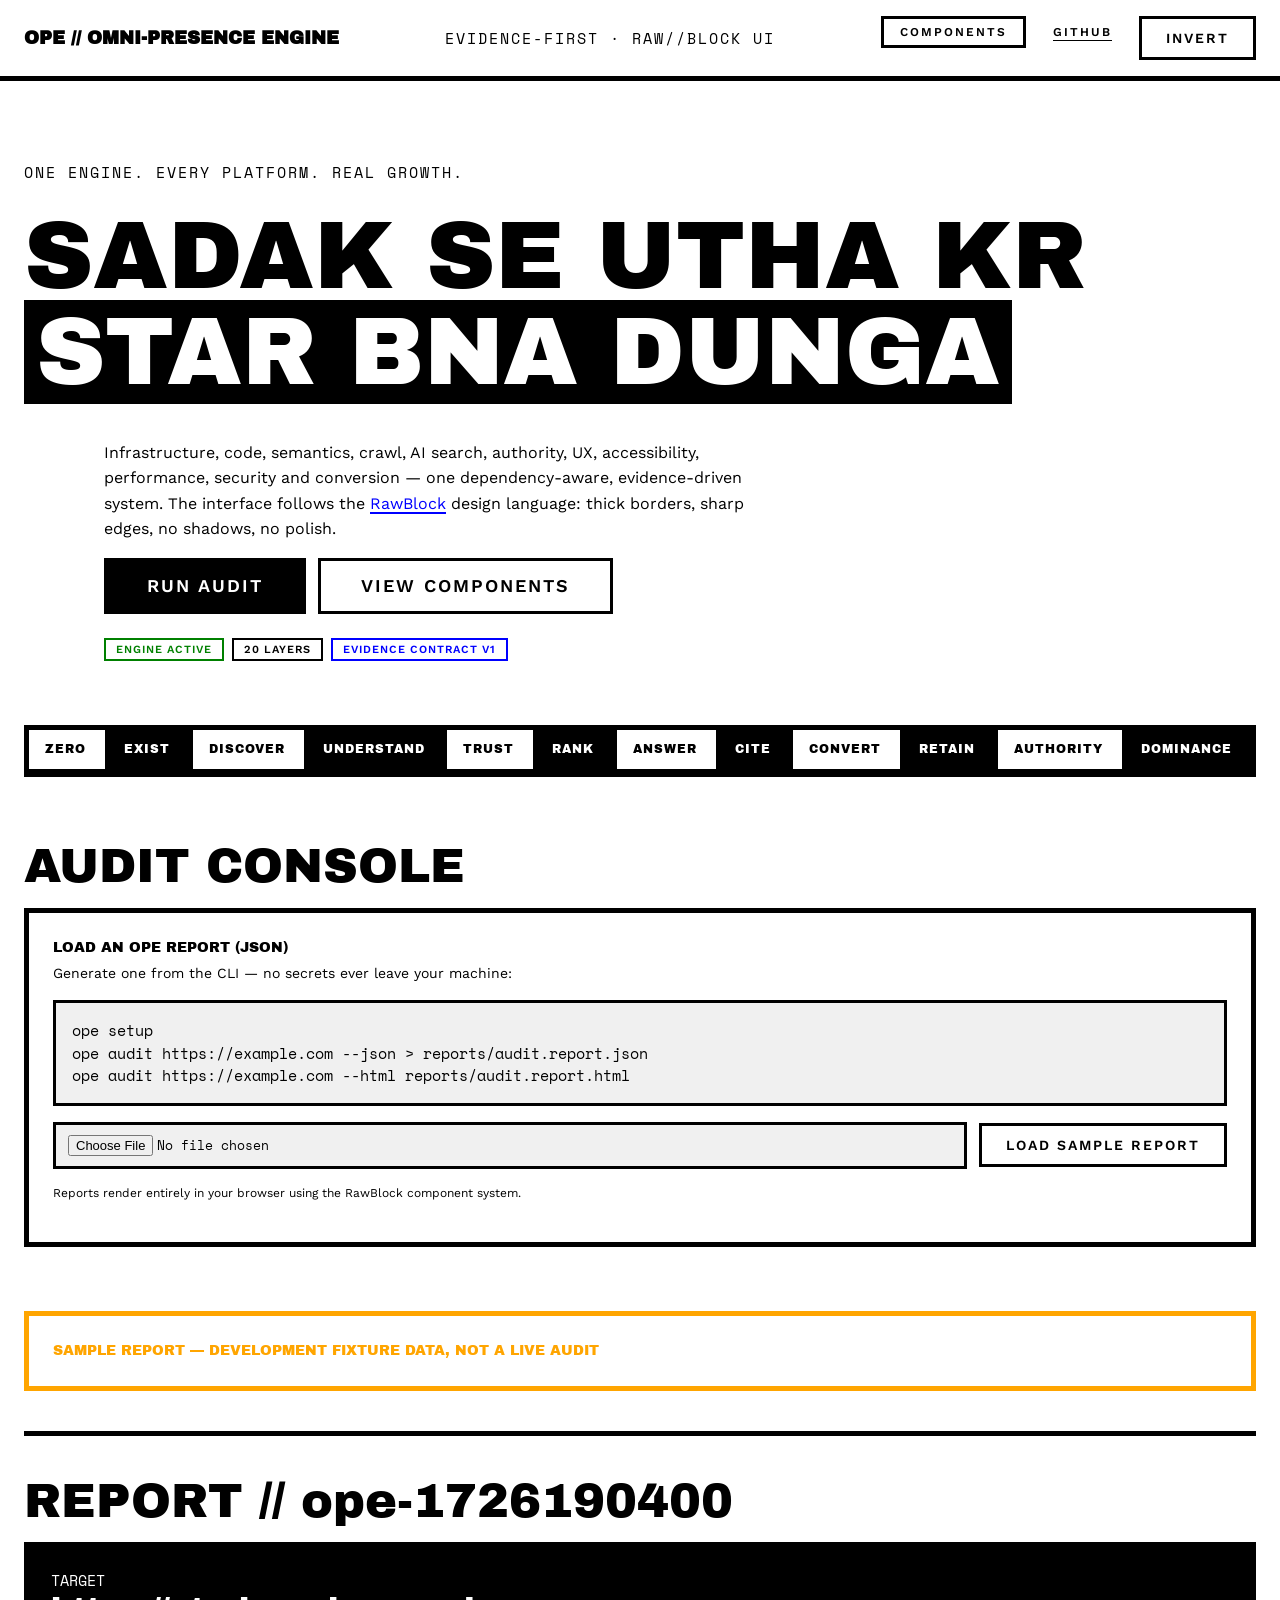
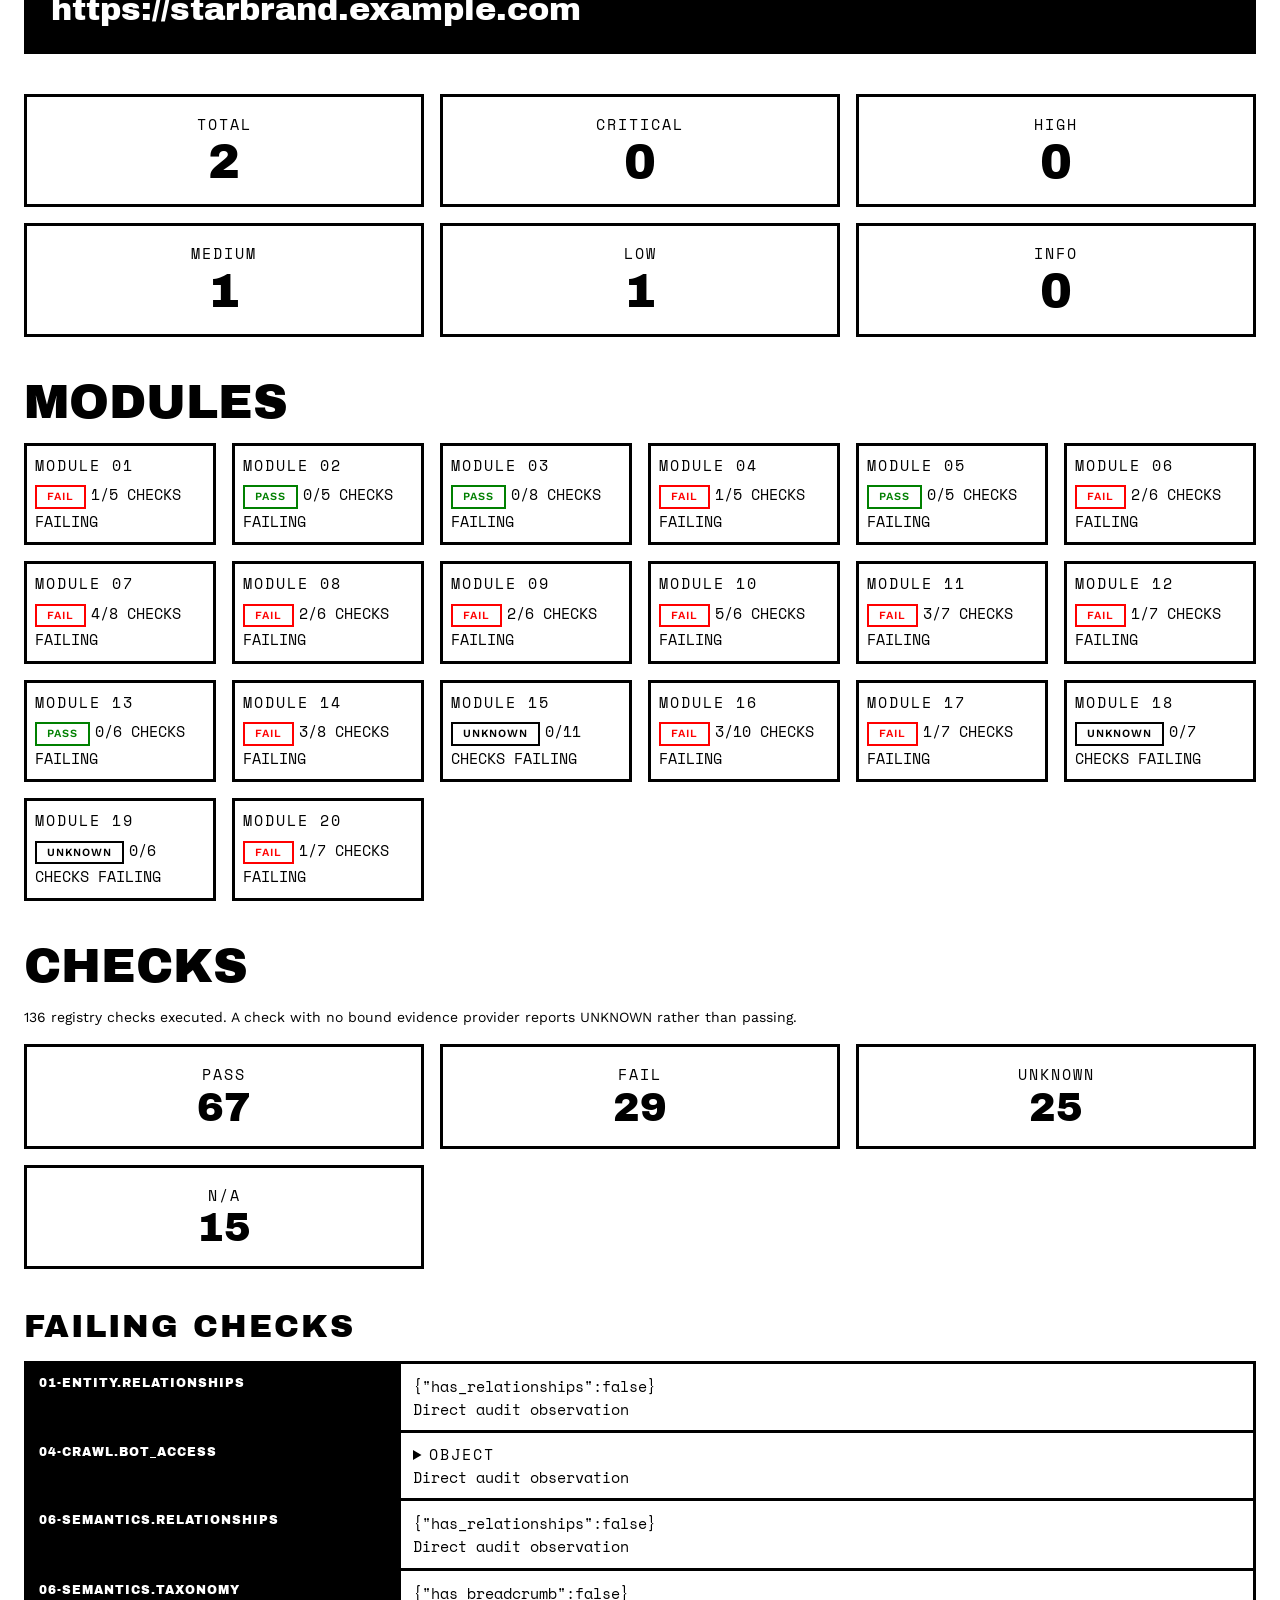
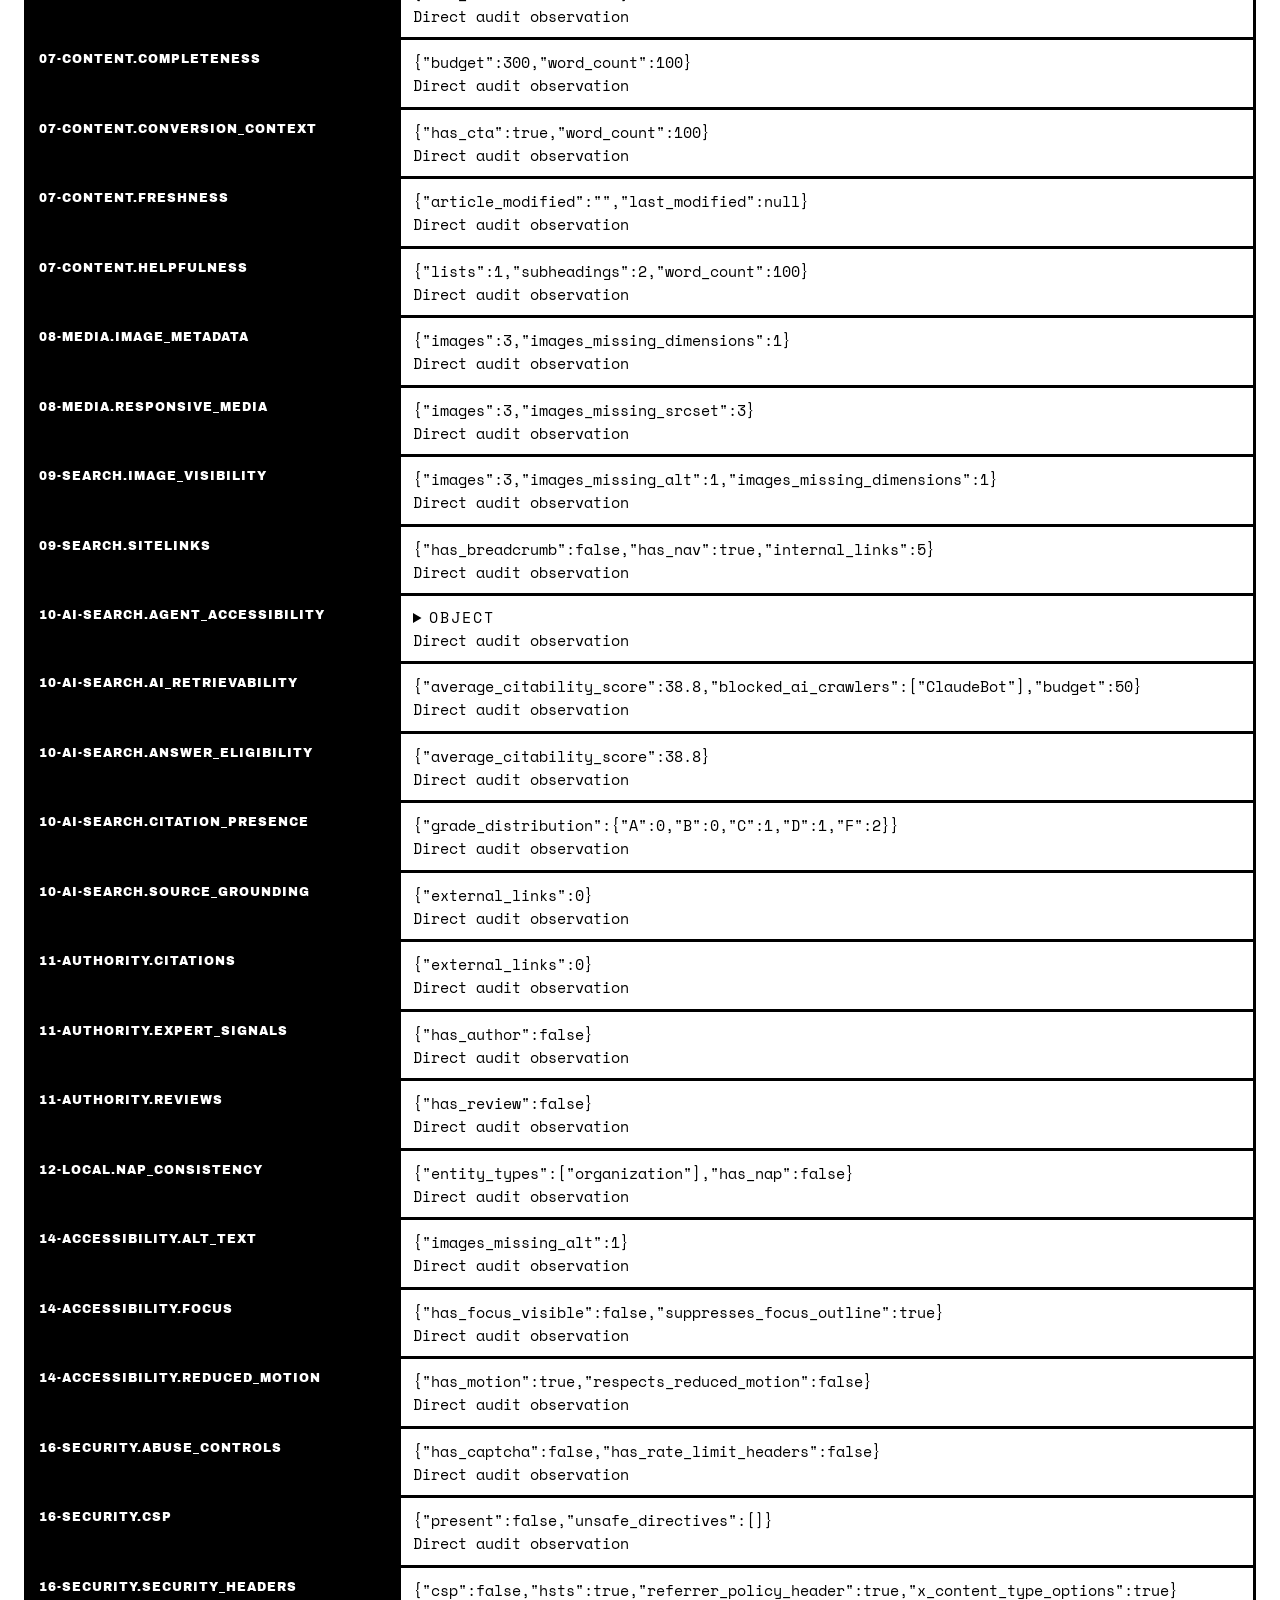
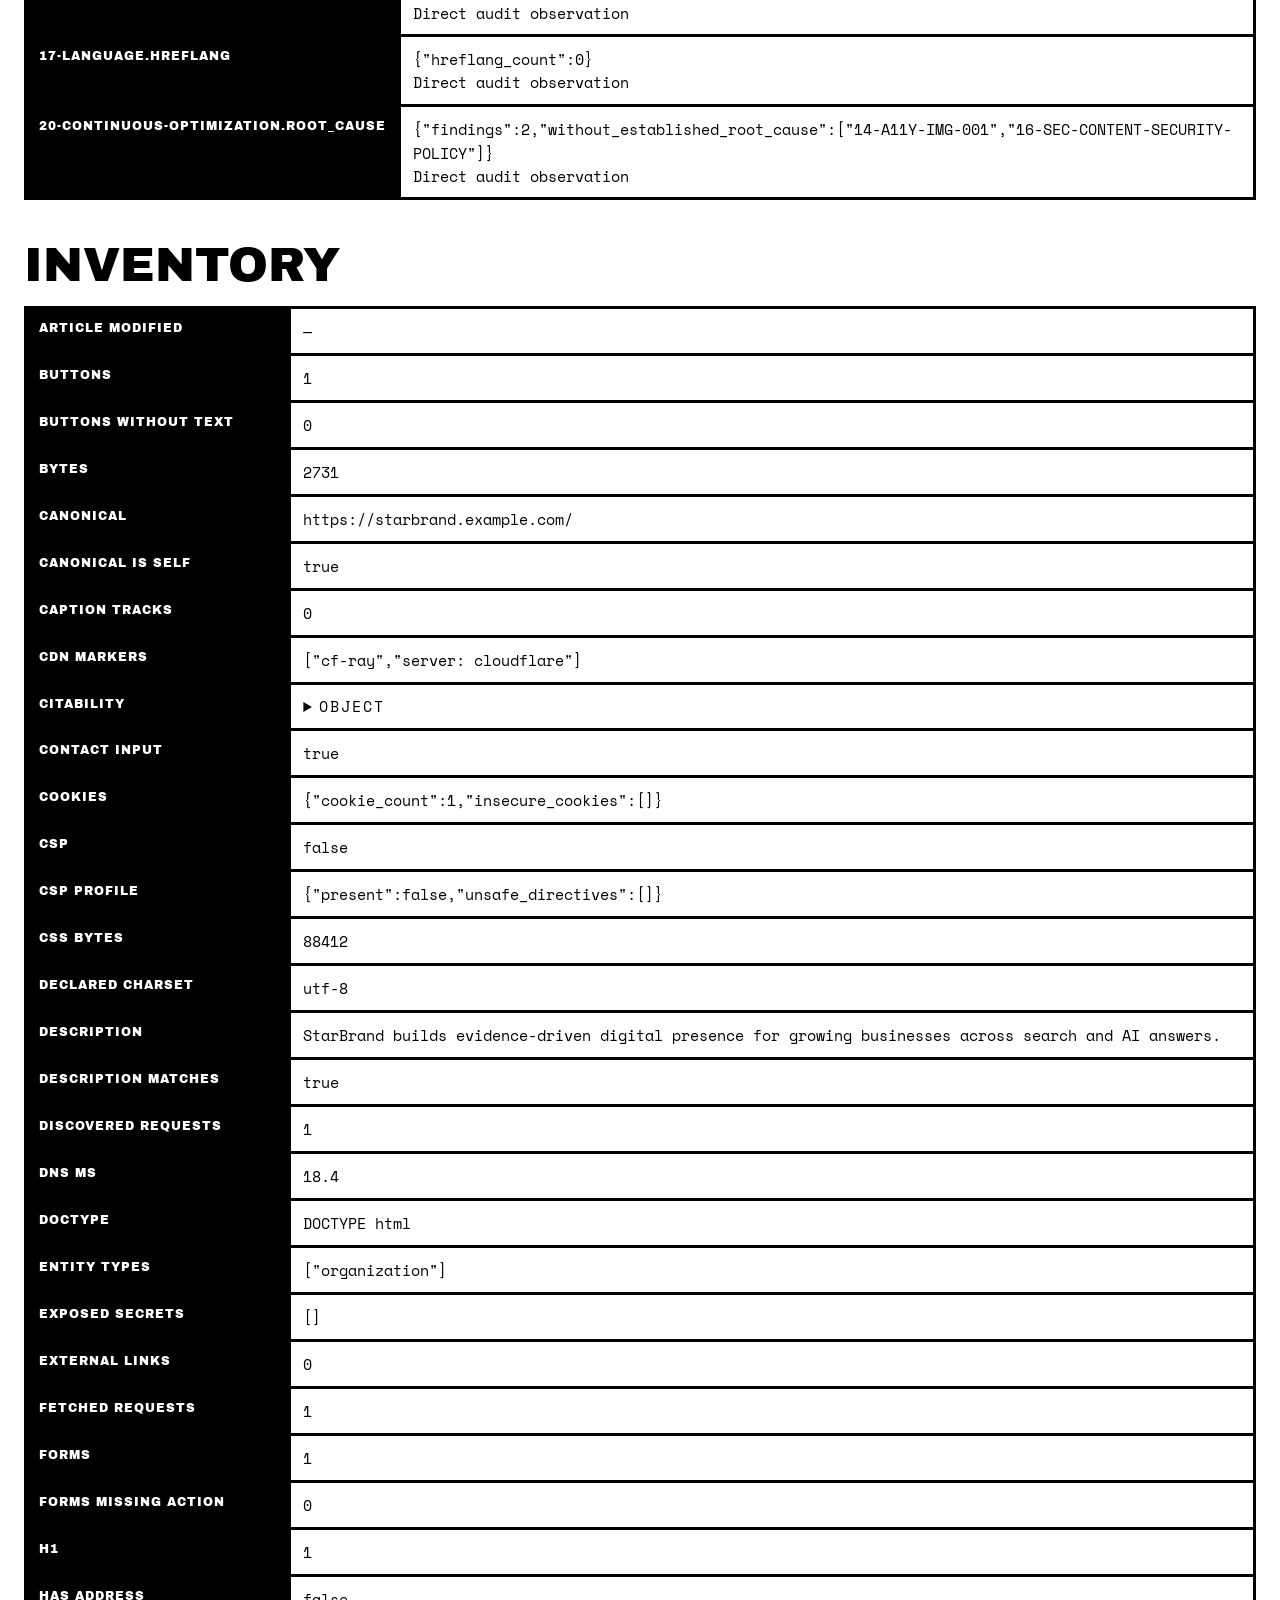
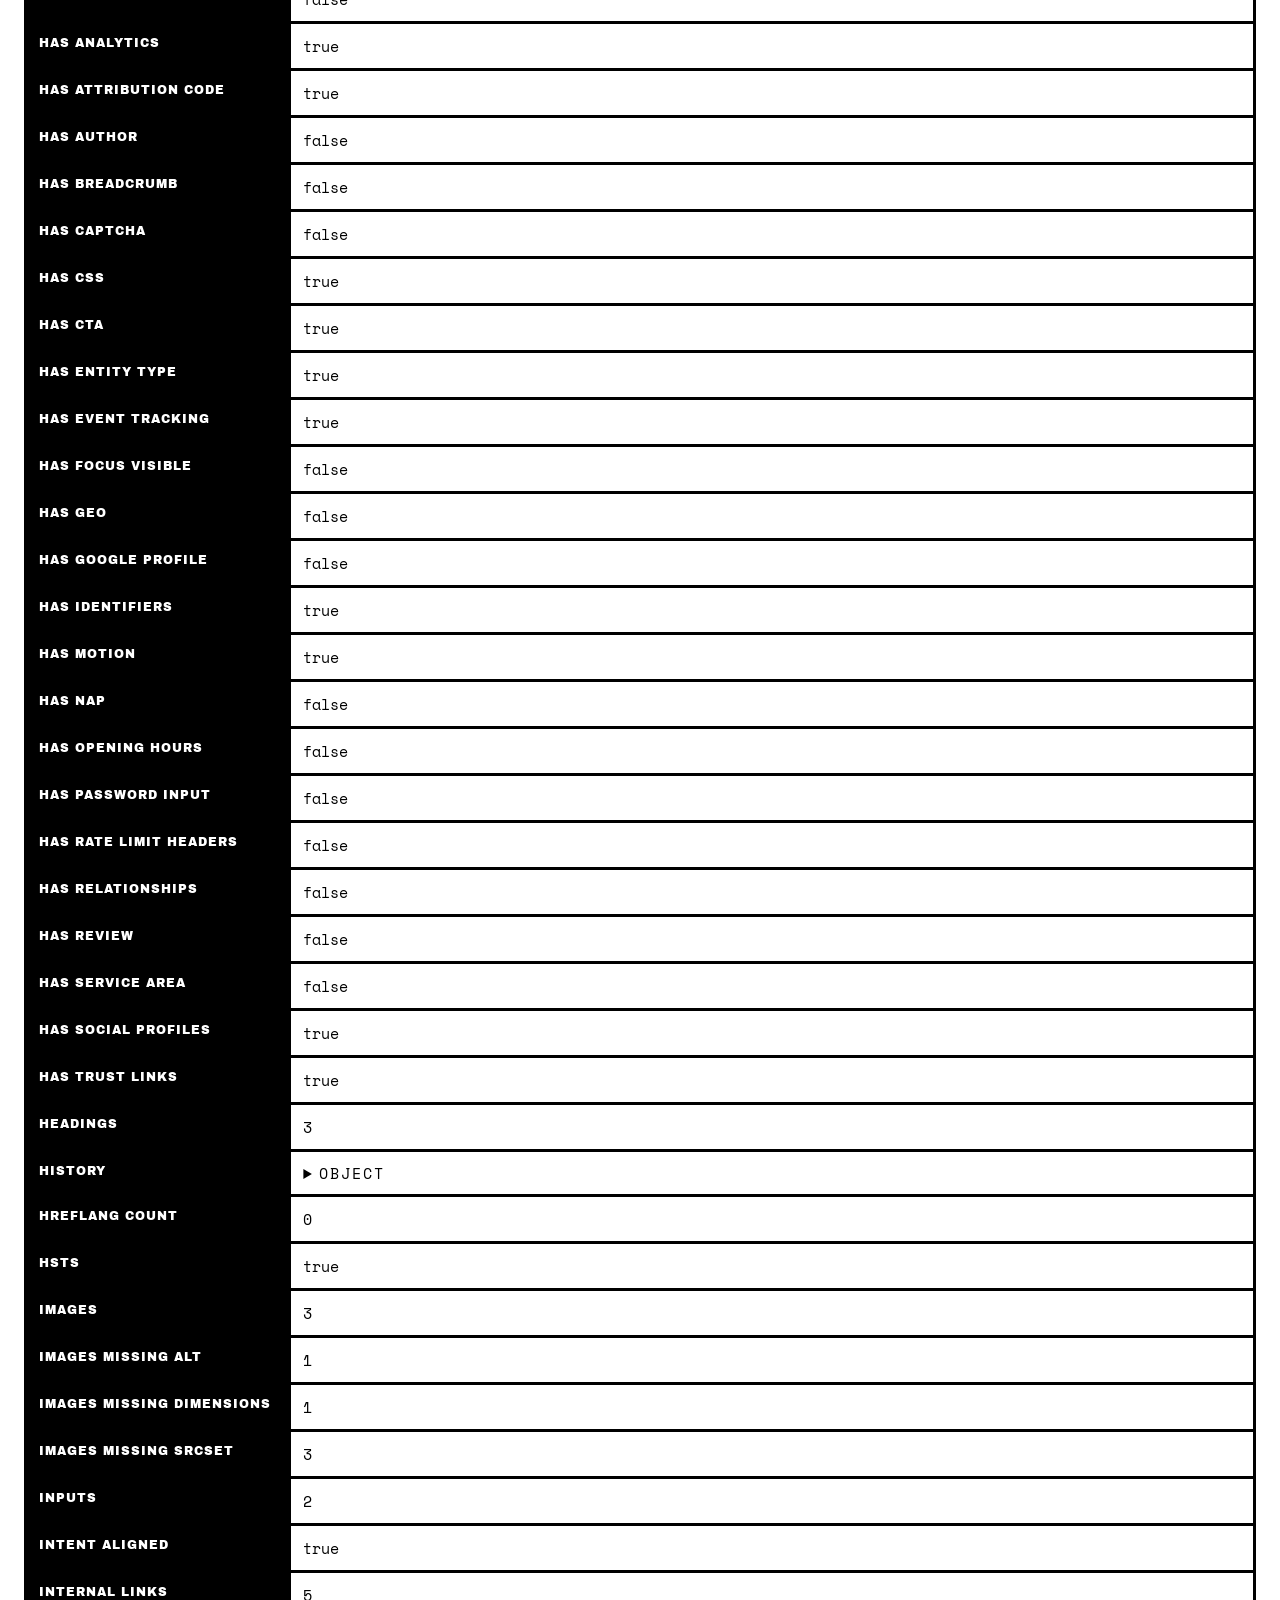
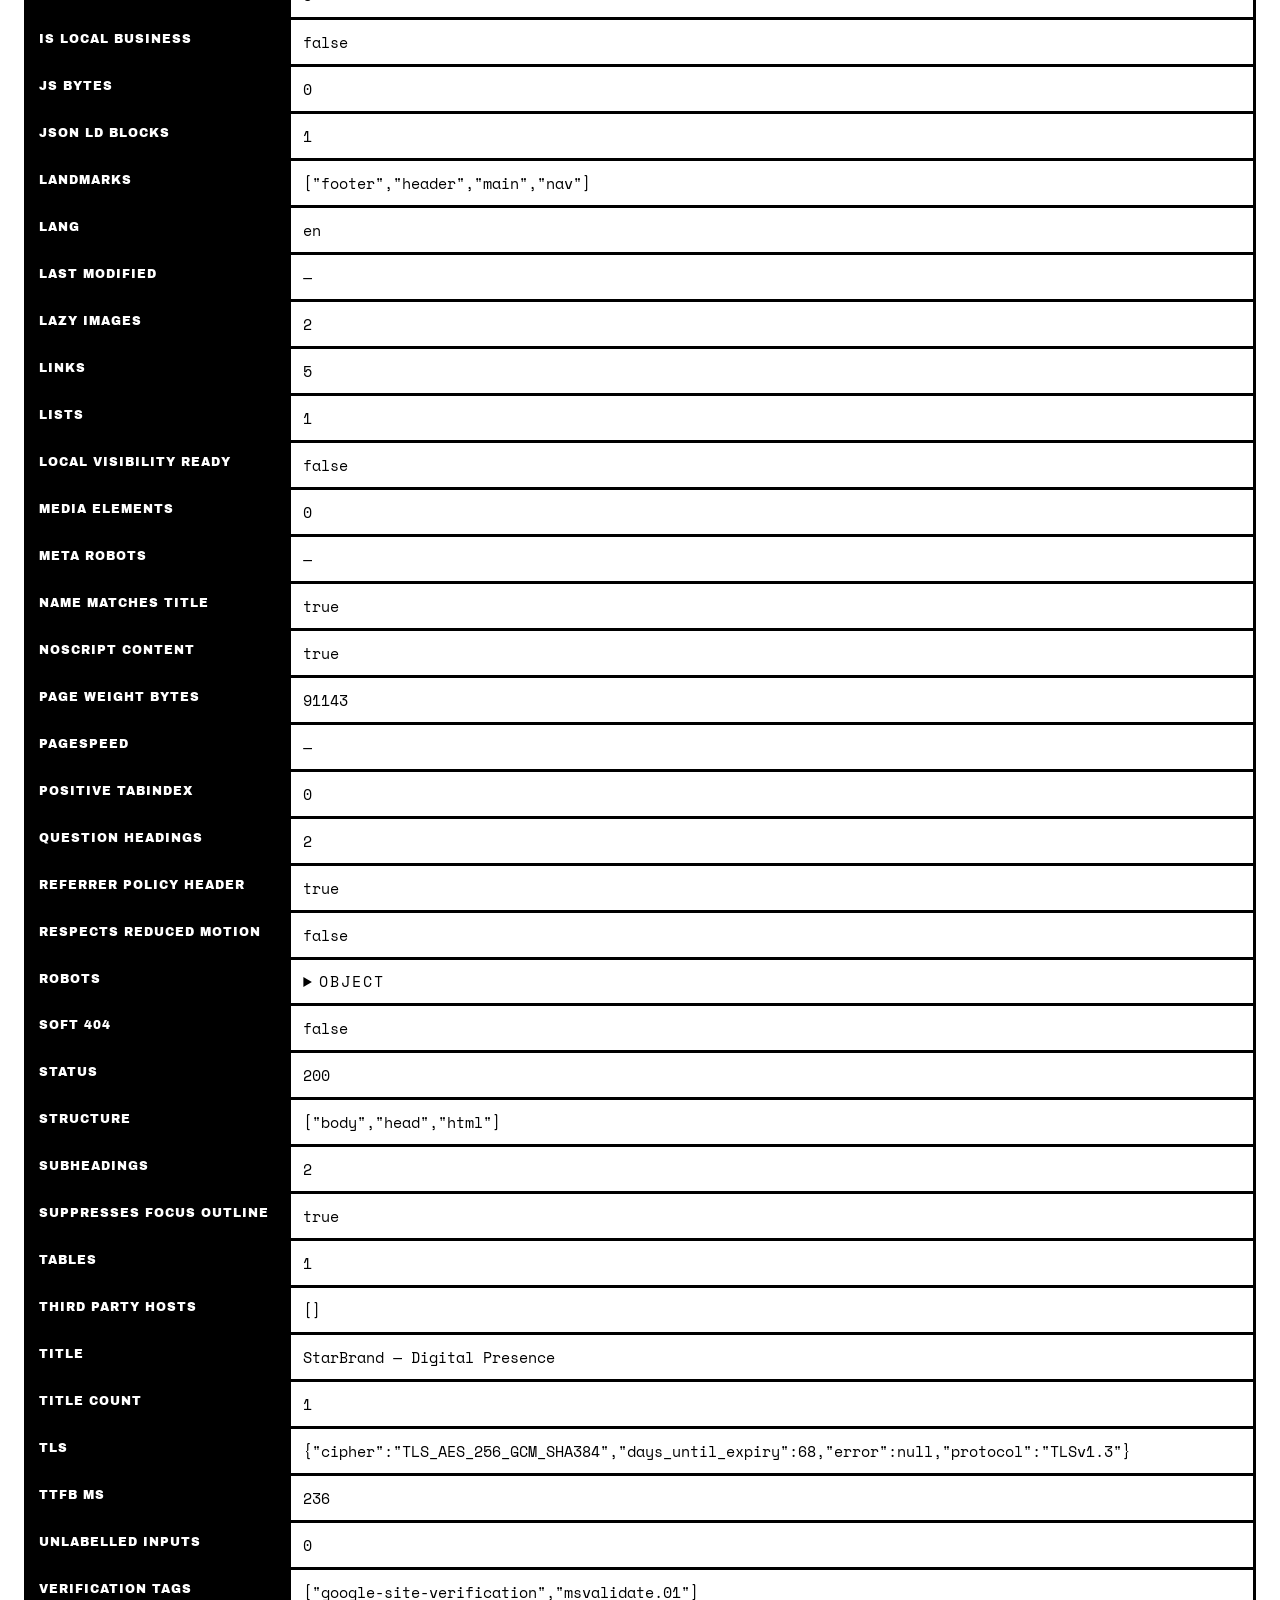
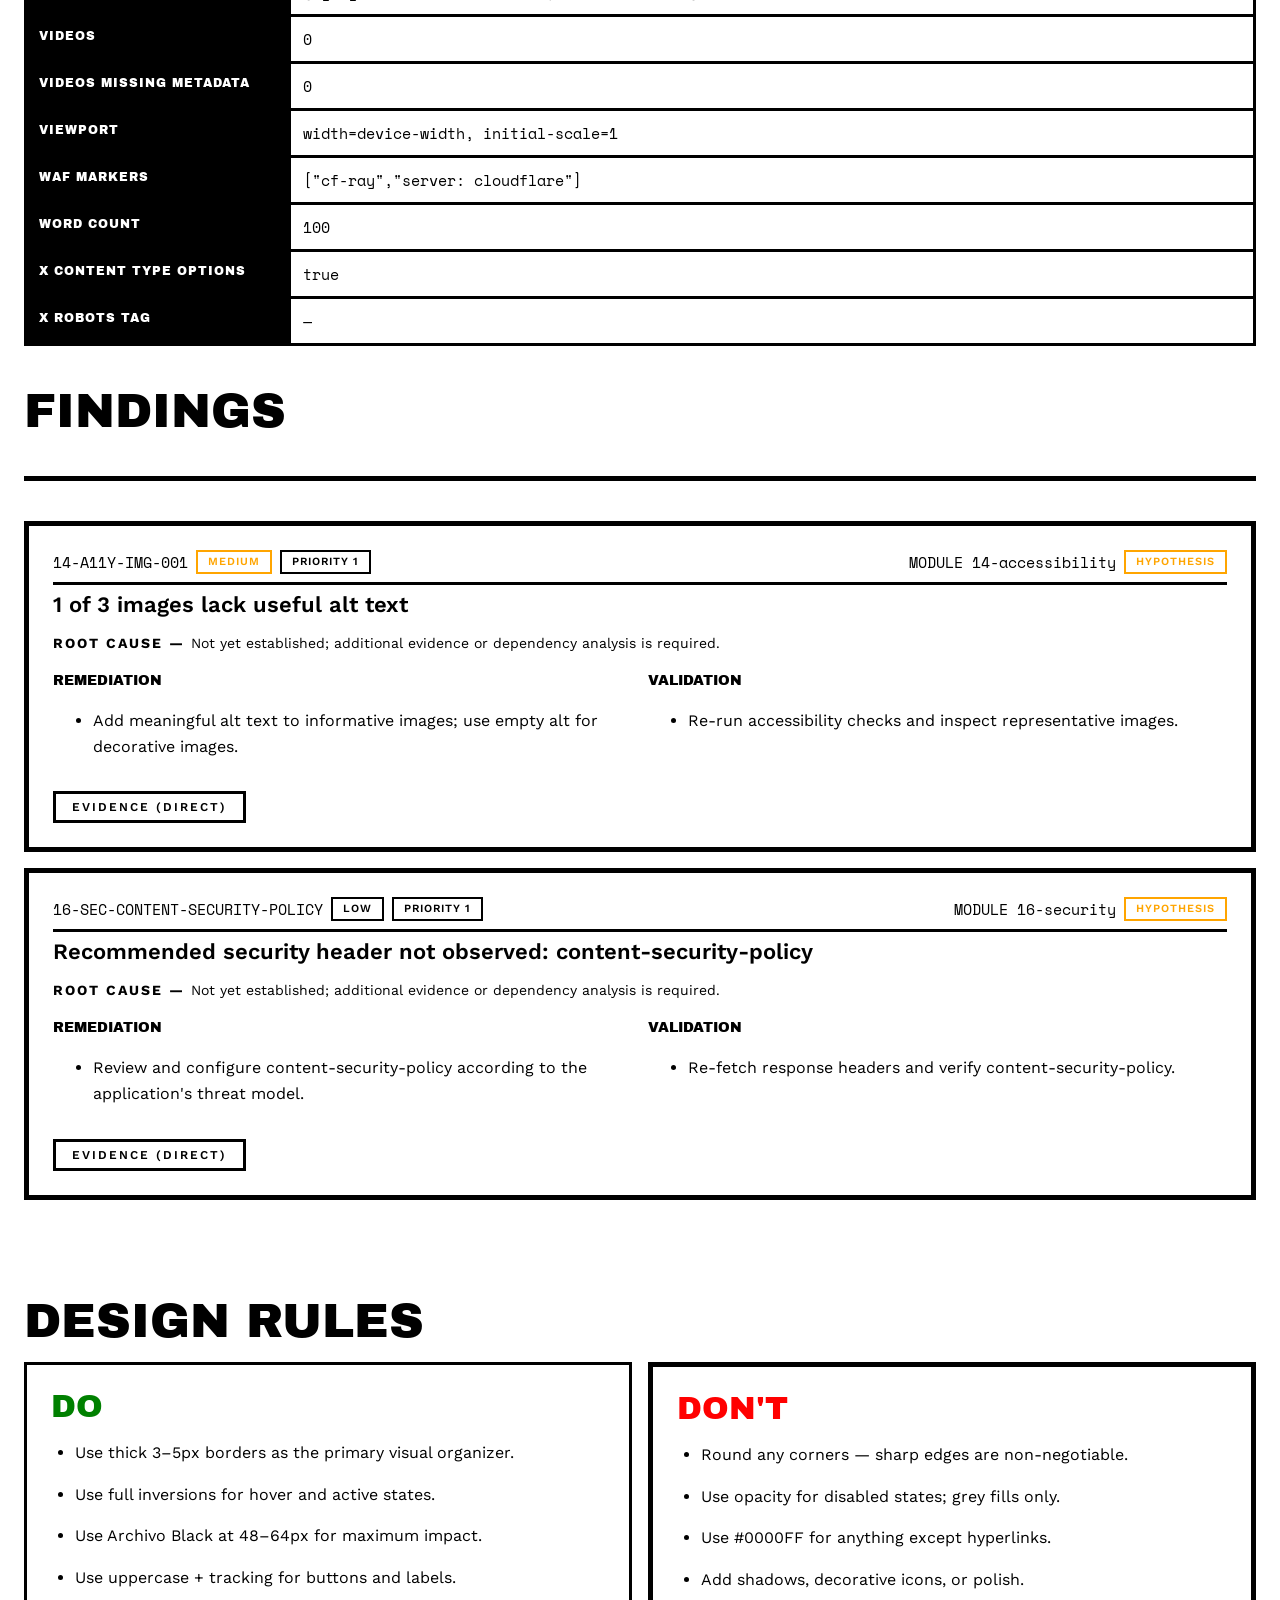
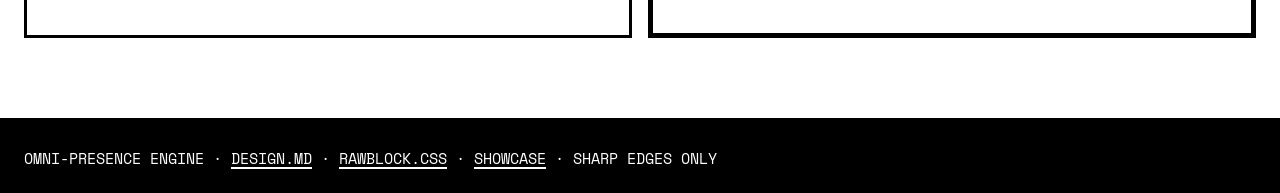
<file: index.html>
<!doctype html>
<html lang="en">
<head>
<meta charset="utf-8">
<title>OMNI-PRESENCE ENGINE // RAW//BLOCK</title>
<meta http-equiv="refresh" content="0; url=web/index.html">
<link rel="canonical" href="web/index.html">
<style>
  /* RawBlock: sharp, bordered, no polish — even the redirect screen */
  body{margin:0;background:#000;color:#fff;font-family:"Arial Black",system-ui,sans-serif;
       display:grid;place-items:center;min-height:100vh;text-transform:uppercase}
  a{color:#0000ff}
  .box{border:5px solid #fff;padding:40px;text-align:center}
</style>
</head>
<body>
  <div class="box">
    <p style="font-size:24px;margin:0 0 16px;">Loading OPE // RAW//BLOCK&hellip;</p>
    <p style="font-family:monospace;font-size:14px;text-transform:none;margin:0;">
      If it does not open, <a href="web/index.html">click here</a>.
    </p>
  </div>
  <script>location.replace("web/index.html");</script>
</body>
</html>
</file>
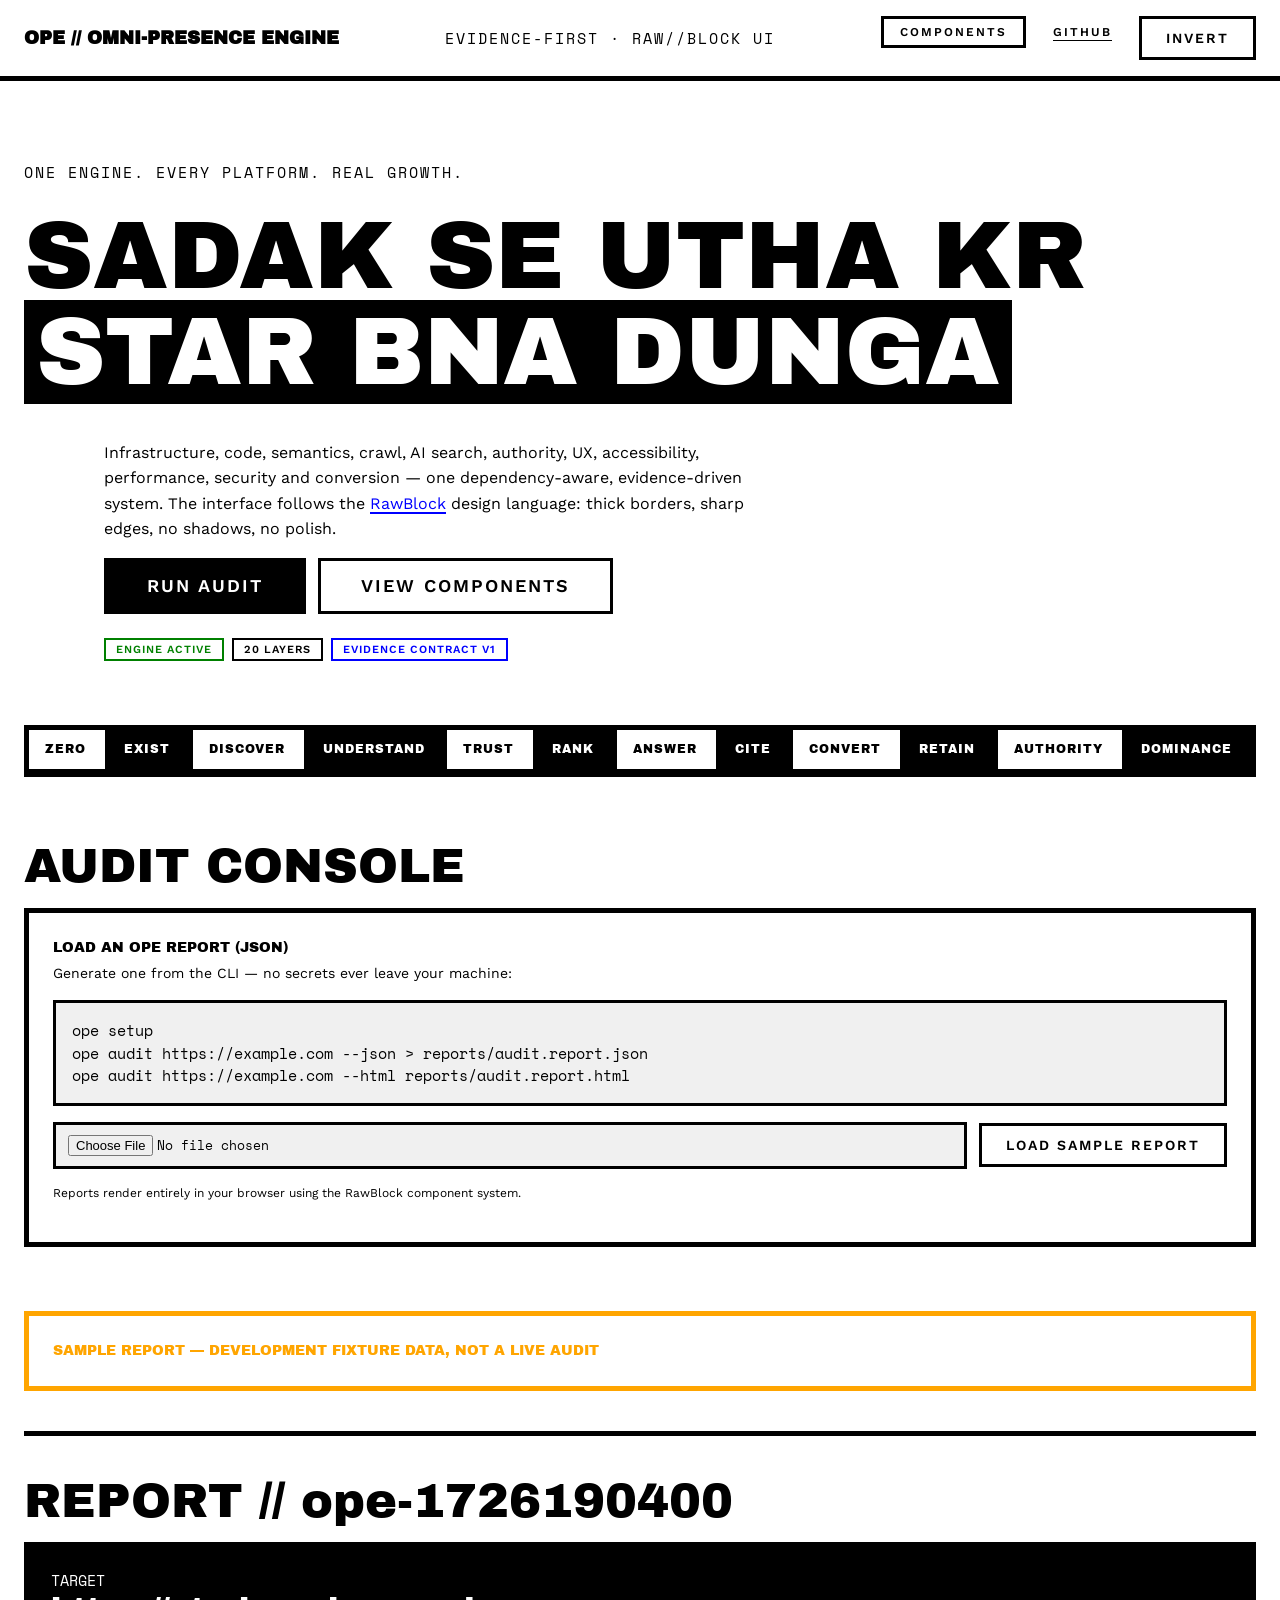
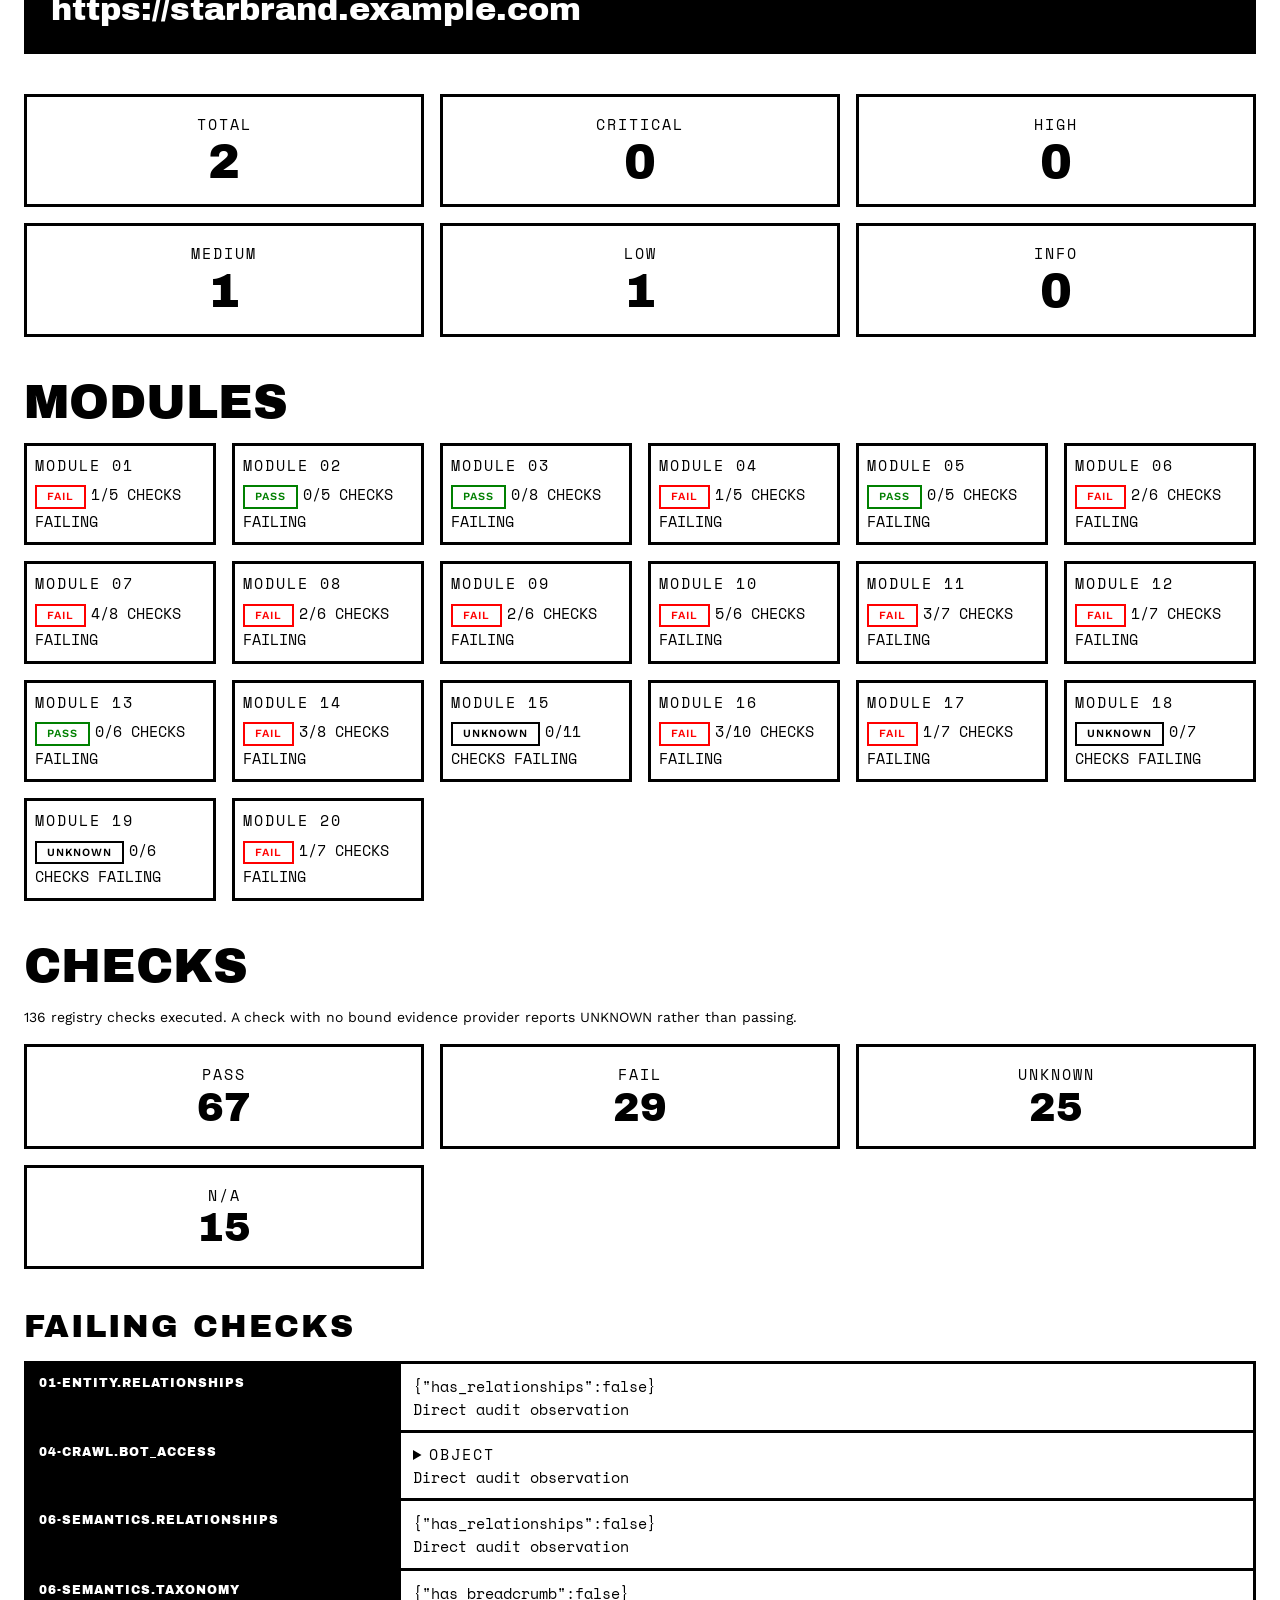
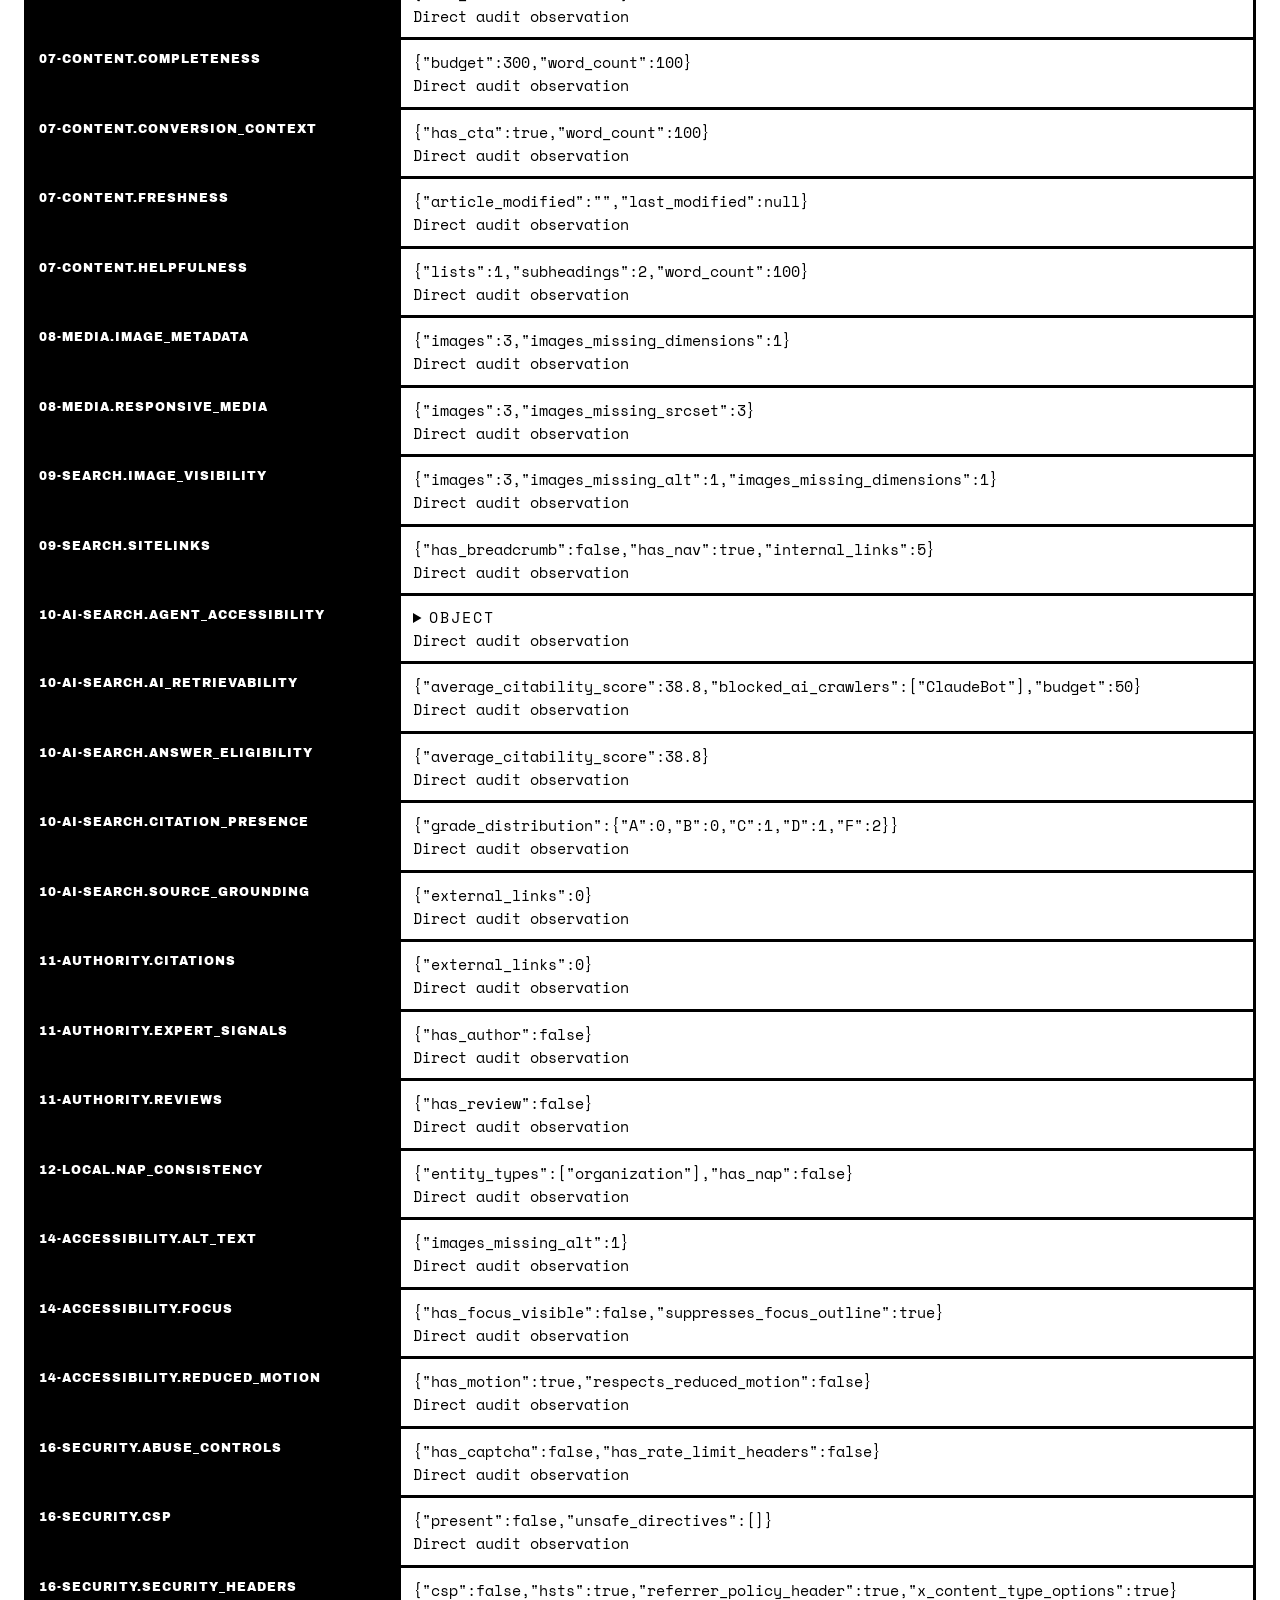
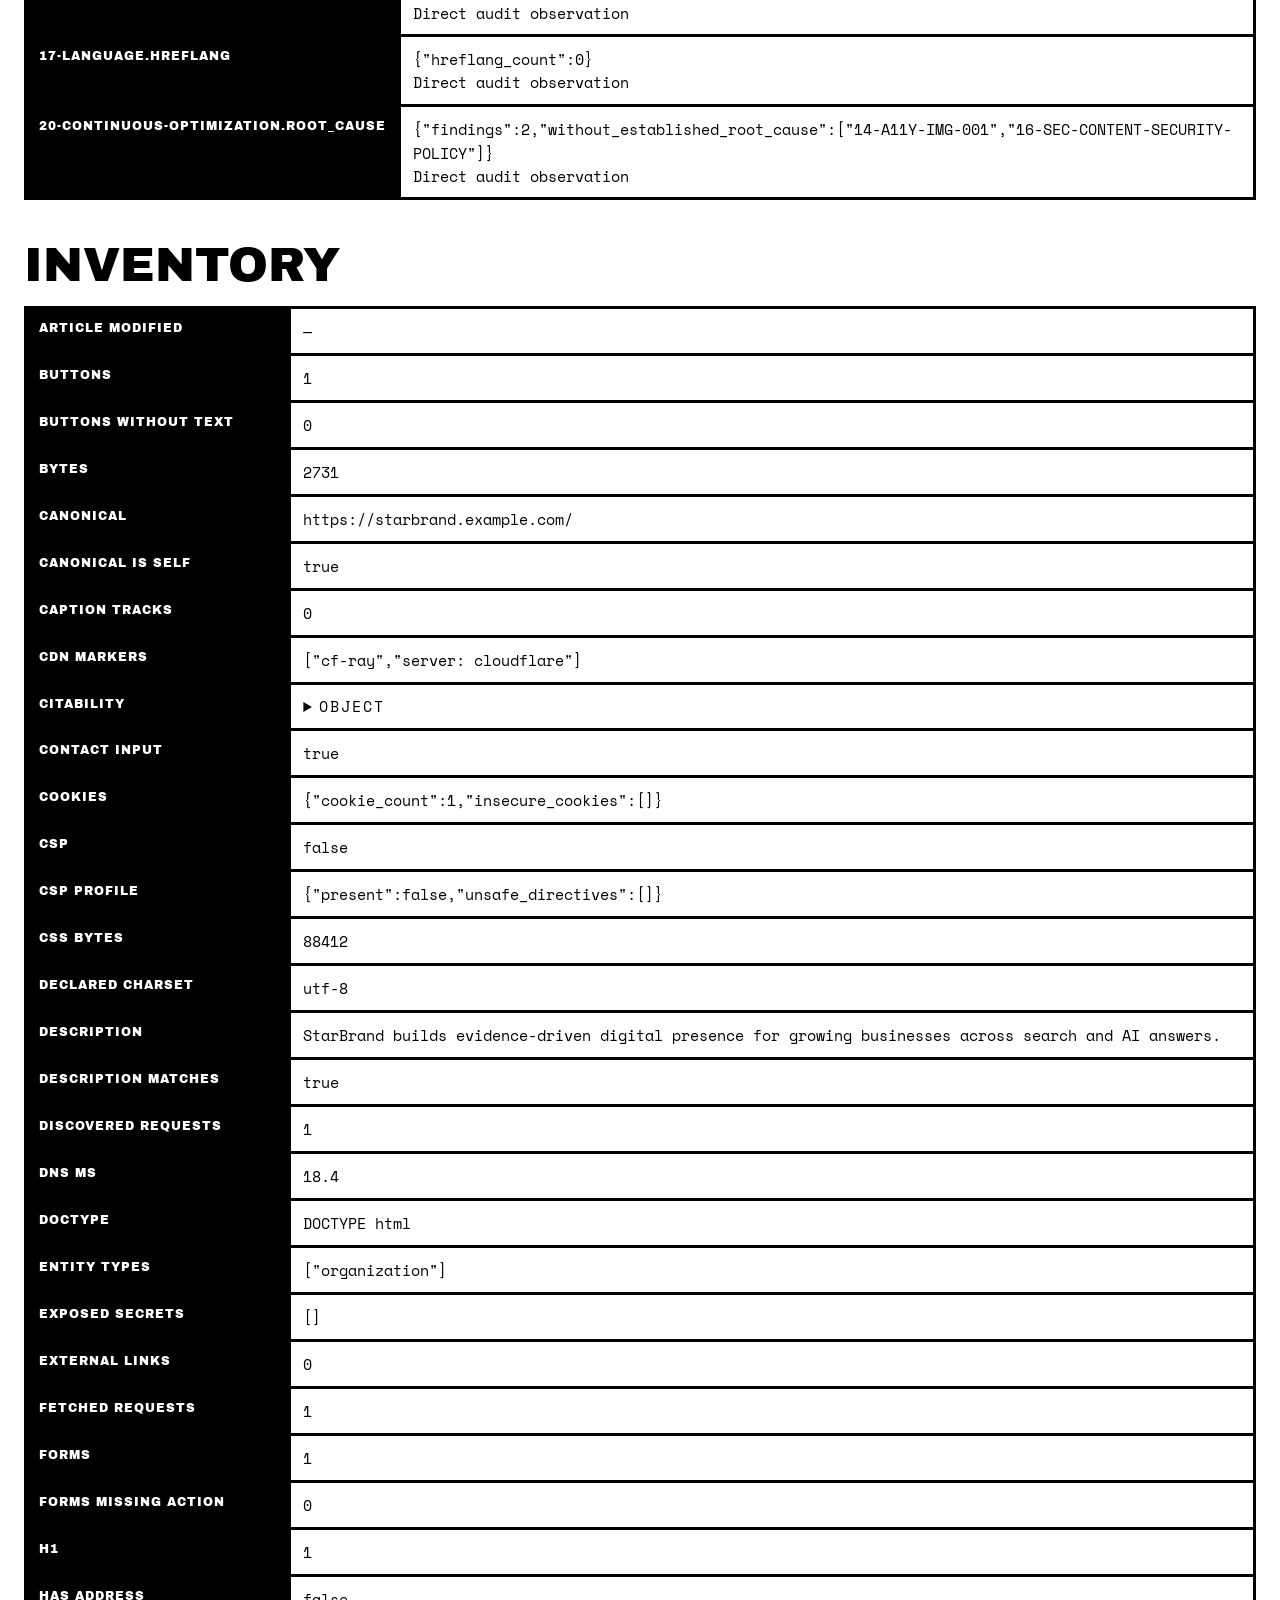
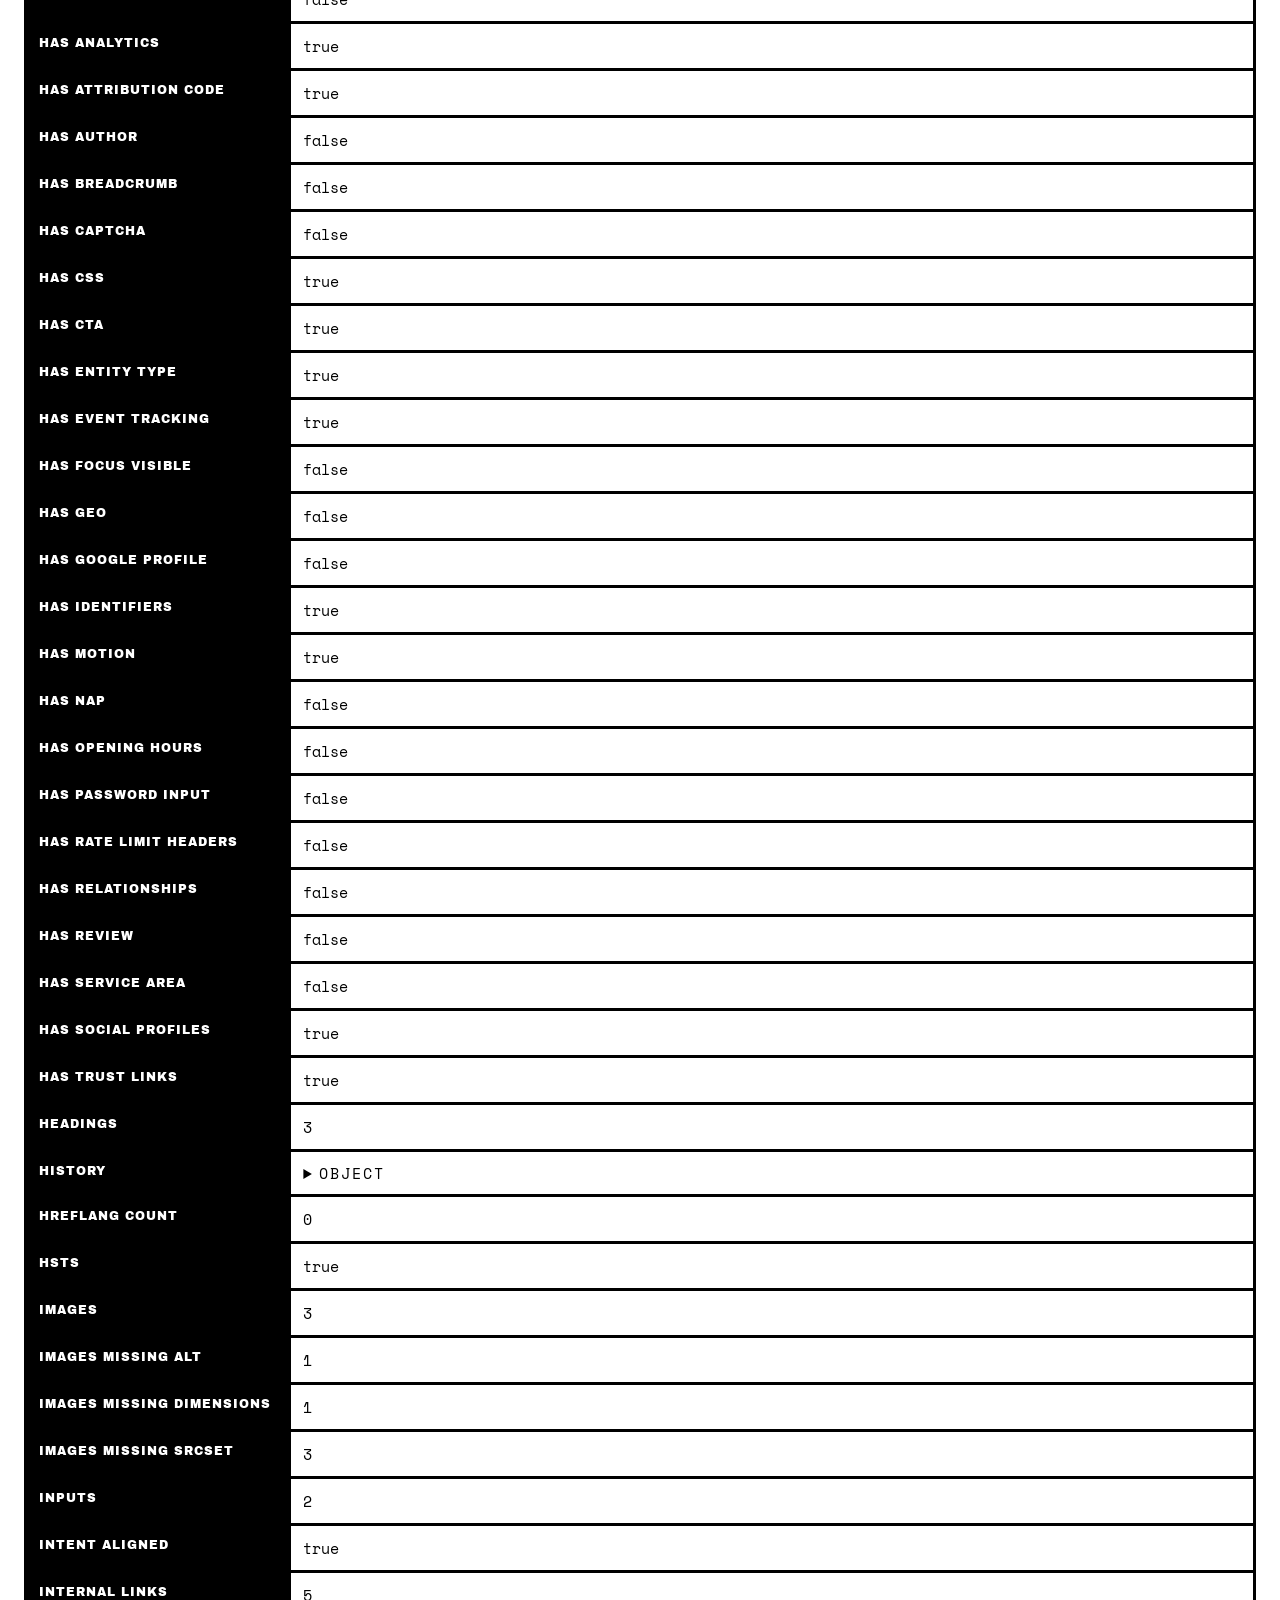
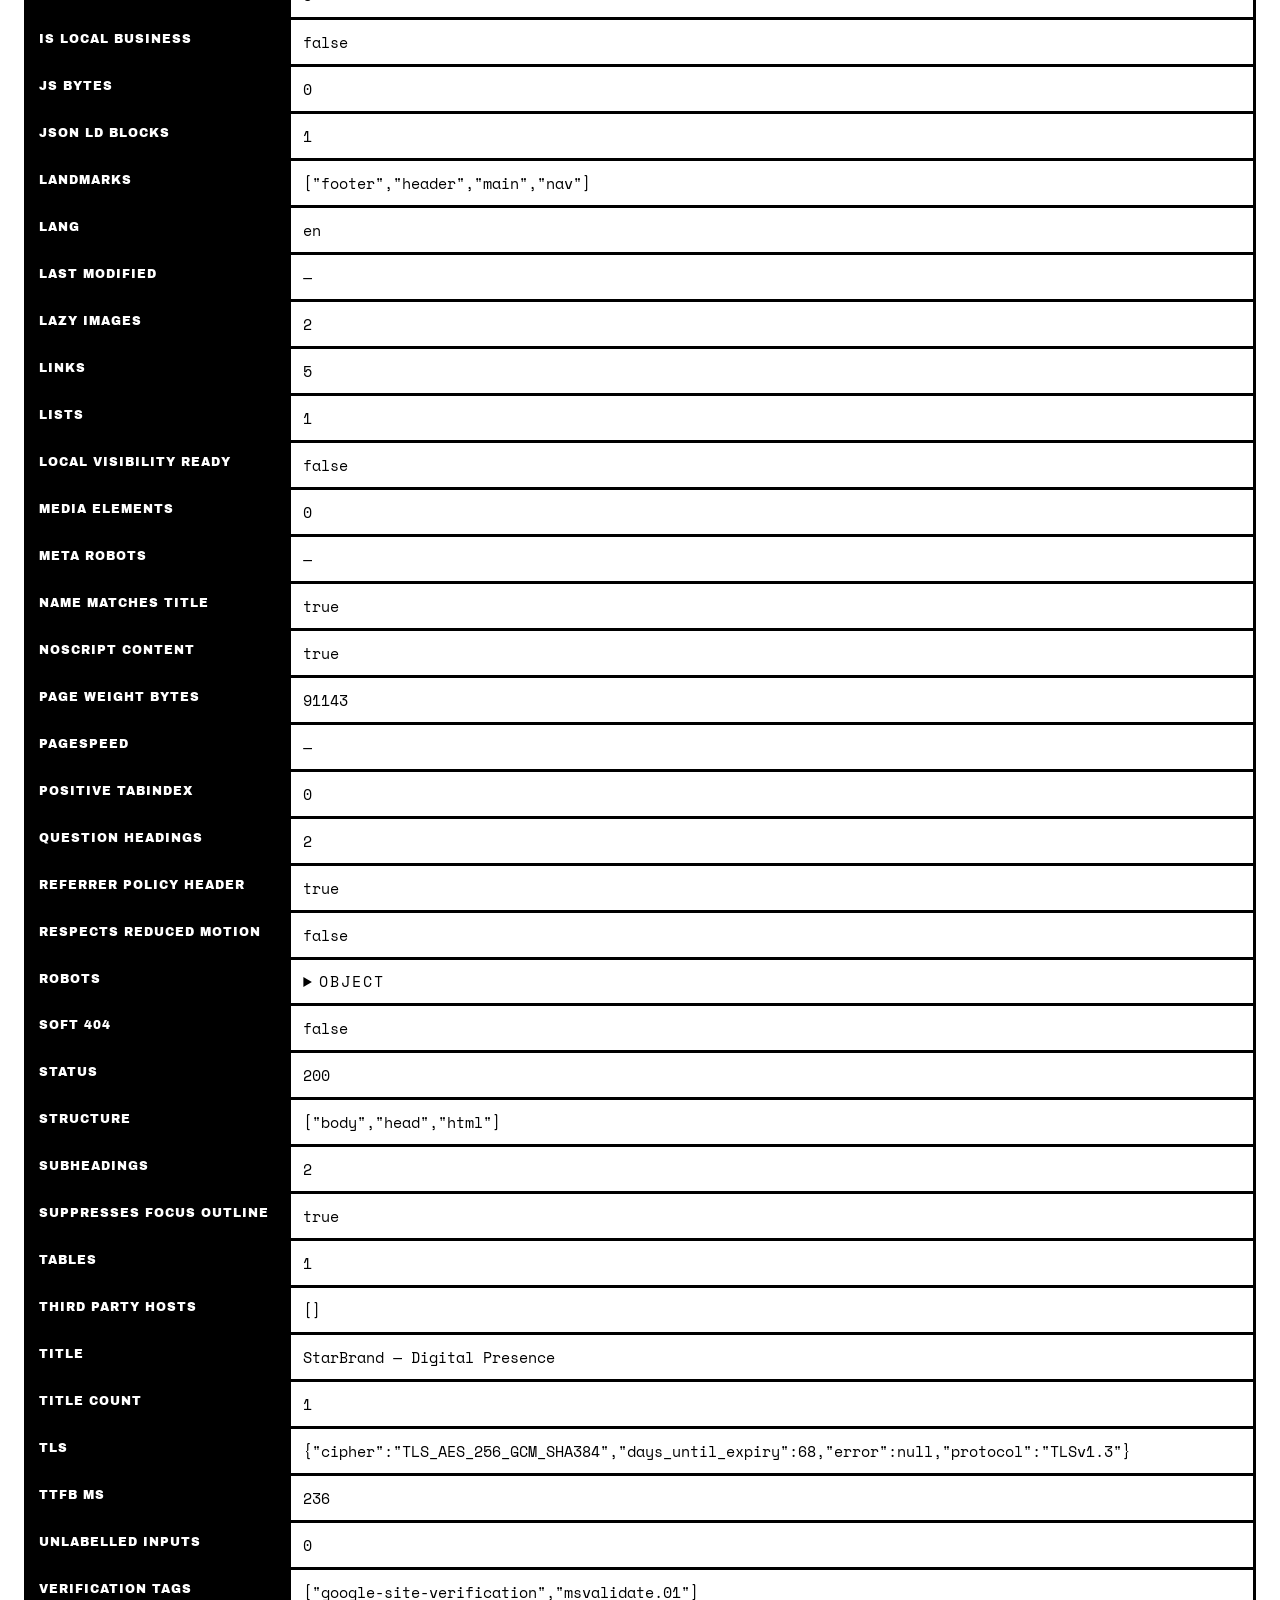
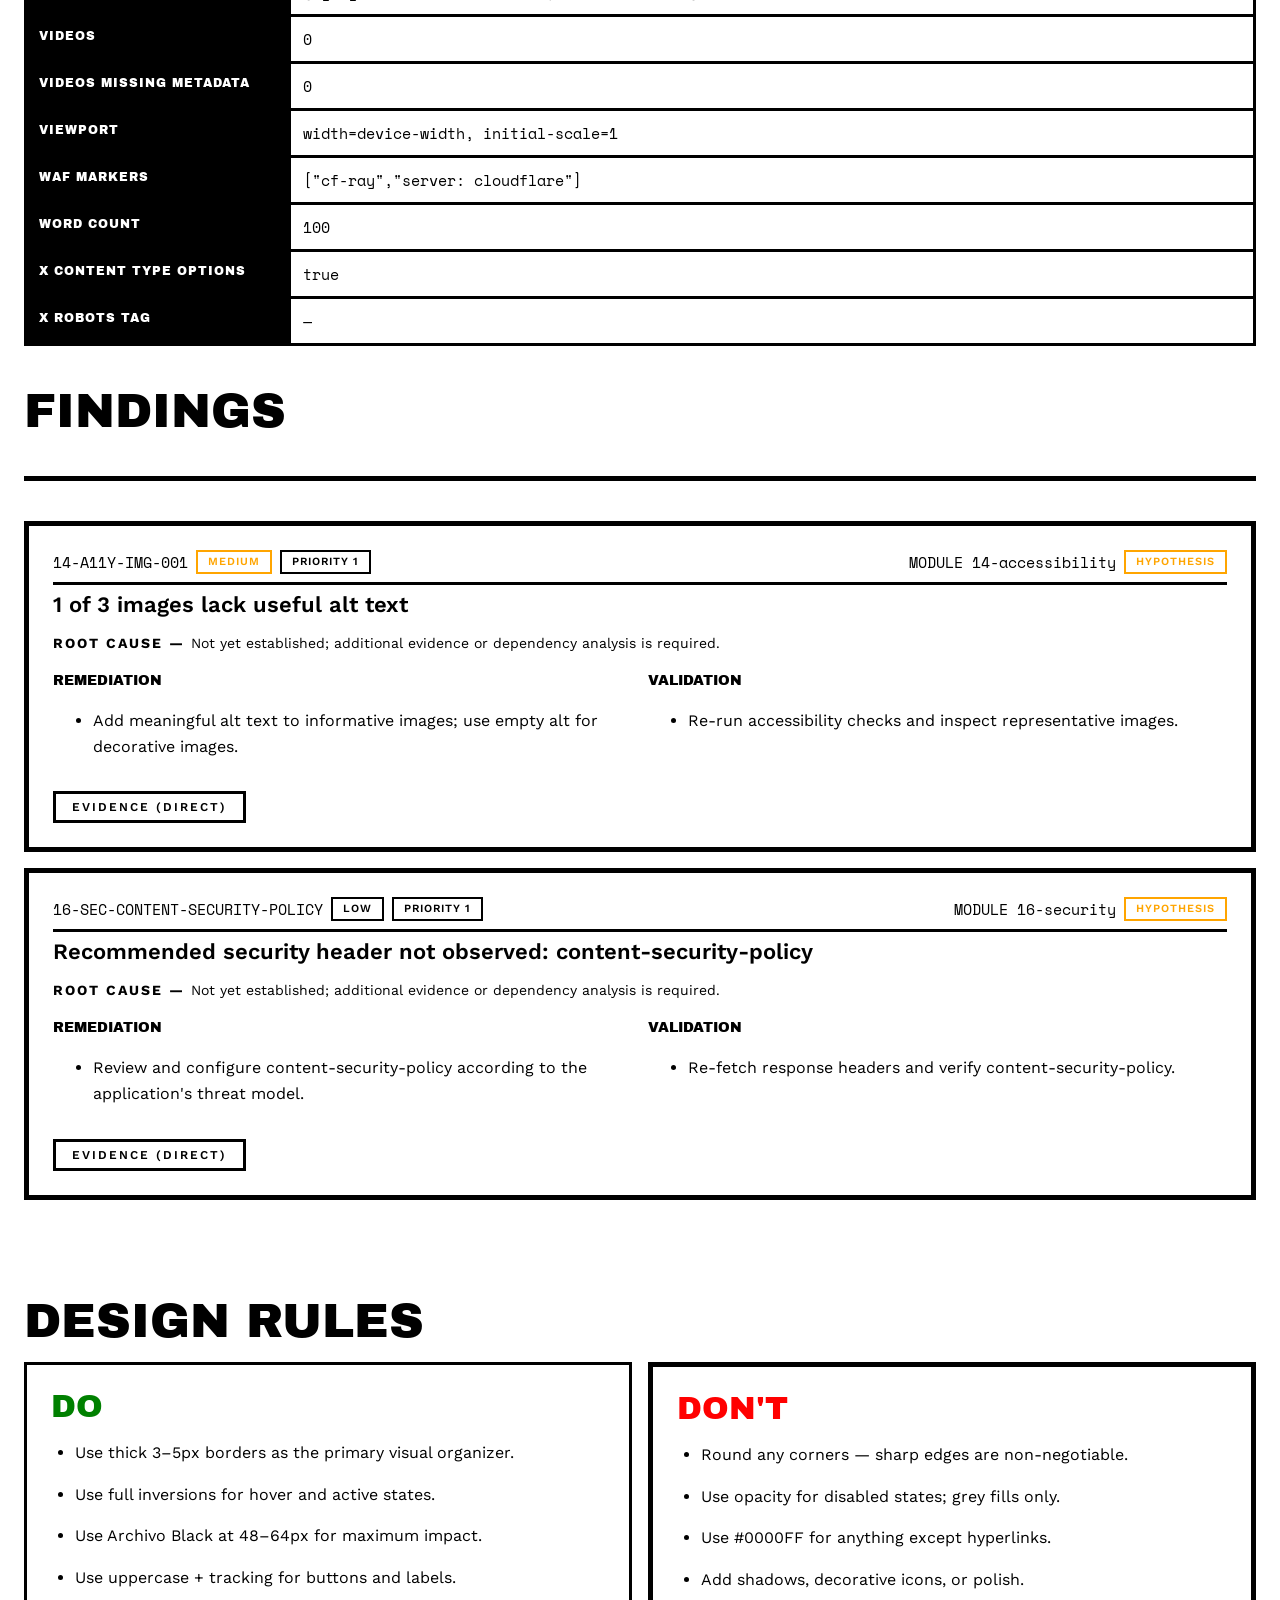
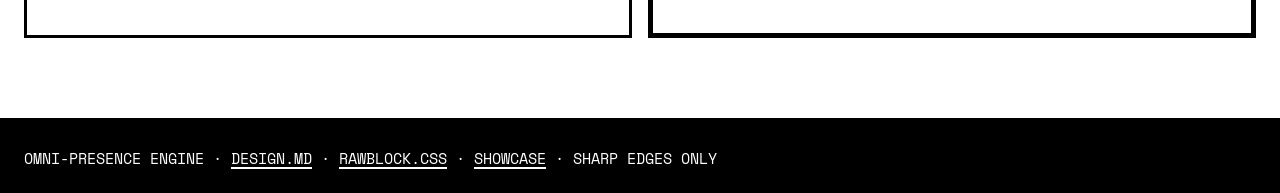
<file: web/index.html>
<!doctype html>
<html lang="en" data-theme="light">
<head>
<meta charset="utf-8">
<meta name="viewport" content="width=device-width, initial-scale=1">
<title>OMNI-PRESENCE ENGINE // RAW//BLOCK</title>
<link rel="preconnect" href="https://fonts.googleapis.com">
<link rel="preconnect" href="https://fonts.gstatic.com" crossorigin>
<link href="https://fonts.googleapis.com/css2?family=Archivo+Black&family=Space+Mono:wght@400;700&family=Work+Sans:wght@400;500;600&display=swap" rel="stylesheet">
<link rel="stylesheet" href="../design/rawblock.css?v=2">
<style>
  .topbar { border-bottom: var(--rb-border-heavy); }
  .topbar__in { display:flex; flex-wrap:wrap; align-items:center; justify-content:space-between;
    gap:var(--rb-sp-3); padding-top:var(--rb-sp-3); padding-bottom:var(--rb-sp-3); }
  .hero { padding-top:var(--rb-sp-7); padding-bottom:var(--rb-sp-6); }
  .hero h1 { font-size:clamp(40px,8vw,96px); text-transform:uppercase; }
  .asymmetric { padding-left:var(--rb-sp-7); }
  #report:empty { display:none; }
  .filebox { border:var(--rb-border-heavy); padding:var(--rb-sp-4); background:var(--rb-fill); }
  .filebox input[type=file] { font-family:var(--rb-font-mono); font-size:13px; }
</style>
</head>
<body>

<header class="topbar">
  <div class="rb-shell topbar__in">
    <strong style="font-family:var(--rb-font-headline);font-size:18px;">OPE // OMNI-PRESENCE ENGINE</strong>
    <span class="rb-mono rb-tiny rb-uppercase">EVIDENCE-FIRST · RAW//BLOCK UI</span>
    <span style="display:flex;gap:8px;flex-wrap:wrap;">
      <a class="rb-btn rb-btn--sm rb-btn--secondary" href="../design/showcase.html">COMPONENTS</a>
      <a class="rb-btn rb-btn--sm rb-btn--ghost" href="https://github.com/digitalhulk/OMNI-Presence-Engine">GITHUB</a>
      <button id="themeToggle" class="rb-btn rb-btn--sm rb-btn--primary" type="button">INVERT</button>
    </span>
  </div>
</header>

<!-- HERO -->
<section class="rb-shell hero">
  <p class="rb-mono rb-tiny rb-uppercase" style="margin-bottom:var(--rb-sp-4);">
    ONE ENGINE. EVERY PLATFORM. REAL GROWTH.
  </p>
  <h1>SADAK SE UTHA KR<br><span style="background:var(--rb-ink);color:var(--rb-fill);padding:0 12px;">STAR BNA DUNGA</span></h1>
  <div class="asymmetric" style="margin-top:var(--rb-sp-5);">
    <p style="max-width:640px;">
      Infrastructure, code, semantics, crawl, AI search, authority, UX, accessibility, performance,
      security and conversion — one dependency-aware, evidence-driven system.
      The interface follows the <a href="https://designmd.ai/chef/rawblock">RawBlock</a> design language:
      thick borders, sharp edges, no shadows, no polish.
    </p>
    <div style="display:flex;gap:12px;flex-wrap:wrap;margin-top:var(--rb-sp-3);">
      <a class="rb-btn rb-btn--primary rb-btn--lg" href="#console">RUN AUDIT</a>
      <a class="rb-btn rb-btn--secondary rb-btn--lg" href="../design/showcase.html">VIEW COMPONENTS</a>
    </div>
    <div style="display:flex;gap:8px;flex-wrap:wrap;margin-top:var(--rb-sp-4);">
      <span class="rb-chip rb-chip--status rb-chip--success">ENGINE ACTIVE</span>
      <span class="rb-chip rb-chip--status">20 LAYERS</span>
      <span class="rb-chip rb-chip--status rb-chip--info">EVIDENCE CONTRACT V1</span>
    </div>
  </div>
</section>

<!-- PIPELINE STRIP -->
<section class="rb-shell" style="padding-bottom:var(--rb-sp-6);">
  <div class="rb-strip">
    <div class="rb-strip__cell">ZERO</div>
    <div class="rb-strip__cell">EXIST</div>
    <div class="rb-strip__cell">DISCOVER</div>
    <div class="rb-strip__cell">UNDERSTAND</div>
    <div class="rb-strip__cell">TRUST</div>
    <div class="rb-strip__cell">RANK</div>
    <div class="rb-strip__cell">ANSWER</div>
    <div class="rb-strip__cell">CITE</div>
    <div class="rb-strip__cell">CONVERT</div>
    <div class="rb-strip__cell">RETAIN</div>
    <div class="rb-strip__cell">AUTHORITY</div>
    <div class="rb-strip__cell">DOMINANCE</div>
  </div>
</section>

<!-- AUDIT CONSOLE -->
<section id="console" class="rb-shell" style="padding-bottom:var(--rb-sp-6);">
  <div class="rb-grid" style="grid-template-columns:1fr;">
    <div>
      <h2>AUDIT CONSOLE</h2>
      <div class="filebox rb-stack">
        <p class="rb-label">Load an OPE report (JSON)</p>
        <p class="rb-small" style="margin:0;">
          Generate one from the CLI — no secrets ever leave your machine:
        </p>
        <pre>ope setup
ope audit https://example.com --json &gt; reports/audit.report.json
ope audit https://example.com --html reports/audit.report.html</pre>
        <div style="display:flex;gap:12px;flex-wrap:wrap;align-items:center;">
          <input class="rb-input" id="fileInput" type="file" accept="application/json,.json"
                 style="width:auto;flex:1 1 320px;">
          <button class="rb-btn rb-btn--primary" id="sampleBtn" type="button">LOAD SAMPLE REPORT</button>
        </div>
        <p class="rb-help" id="loadHelp">Reports render entirely in your browser using the RawBlock component system.</p>
      </div>
    </div>
  </div>
</section>

<!-- RENDERED REPORT MOUNT -->
<section class="rb-shell" style="padding-bottom:var(--rb-sp-7);">
  <div id="report"></div>
</section>

<!-- DOS / DONT'S -->
<section class="rb-shell" style="padding-bottom:var(--rb-sp-7);">
  <h2>DESIGN RULES</h2>
  <div class="rb-grid rb-grid-2">
    <div class="rb-card">
      <h3 class="rb-card__title rb-txt-success">DO</h3>
      <ul class="rb-stack" style="padding-left:var(--rb-sp-4);">
        <li>Use thick 3–5px borders as the primary visual organizer.</li>
        <li>Use full inversions for hover and active states.</li>
        <li>Use Archivo Black at 48–64px for maximum impact.</li>
        <li>Use uppercase + tracking for buttons and labels.</li>
      </ul>
    </div>
    <div class="rb-card rb-card--elevated">
      <h3 class="rb-card__title rb-txt-error">DON'T</h3>
      <ul class="rb-stack" style="padding-left:var(--rb-sp-4);">
        <li>Round any corners — sharp edges are non-negotiable.</li>
        <li>Use opacity for disabled states; grey fills only.</li>
        <li>Use #0000FF for anything except hyperlinks.</li>
        <li>Add shadows, decorative icons, or polish.</li>
      </ul>
    </div>
  </div>
</section>

<footer style="border-top:var(--rb-border-heavy);">
  <div class="rb-shell rb-inverted" style="border:0;padding-top:var(--rb-sp-4);padding-bottom:var(--rb-sp-4);">
    <p class="rb-mono rb-tiny" style="margin:0;">
      OMNI-PRESENCE ENGINE · <a href="../design/DESIGN.md" style="color:#fff;">DESIGN.MD</a> ·
      <a href="../design/rawblock.css" style="color:#fff;">RAWBLOCK.CSS</a> ·
      <a href="../design/showcase.html" style="color:#fff;">SHOWCASE</a> · SHARP EDGES ONLY
    </p>
  </div>
</footer>

<script src="sample-report.js"></script>
<!-- Canonical shared renderer — the same file the Hostinger shell loads. -->
<script src="assets/ope-render.js"></script>
<script>
(function () {
  var mount = document.getElementById("report");
  // web/sample-report.js is DEVELOPMENT FIXTURE data (a real canonical result
  // shape, but audited against a fixed example page), so it is always labelled
  // as a sample and never presented as a live audit of a real site.
  var FIXTURE_NOTICE = "SAMPLE REPORT — development fixture data, not a live audit";

  function show(report, scroll, notice) {
    window.OPERender.render(report, mount, { scroll: scroll, notice: notice });
  }

  document.getElementById("themeToggle").addEventListener("click", function () {
    var root = document.documentElement;
    root.setAttribute("data-theme", root.getAttribute("data-theme") === "dark" ? "light" : "dark");
  });
  document.getElementById("sampleBtn").addEventListener("click", function () {
    show(window.OPE_SAMPLE_REPORT, true, FIXTURE_NOTICE);
  });
  // Show the RawBlock report design in action on first paint — no click needed.
  show(window.OPE_SAMPLE_REPORT, false, FIXTURE_NOTICE);
  document.getElementById("fileInput").addEventListener("change", function (ev) {
    var file = ev.target.files[0];
    if (!file) return;
    var reader = new FileReader();
    reader.onload = function () {
      try { show(JSON.parse(reader.result), true); }
      catch (e) {
        var help = document.getElementById("loadHelp");
        help.textContent = "Invalid OPE JSON report: " + e.message;
        help.classList.add("is-error");
      }
    };
    reader.readAsText(file);
  });
})();
</script>
</body>
</html>
</file>
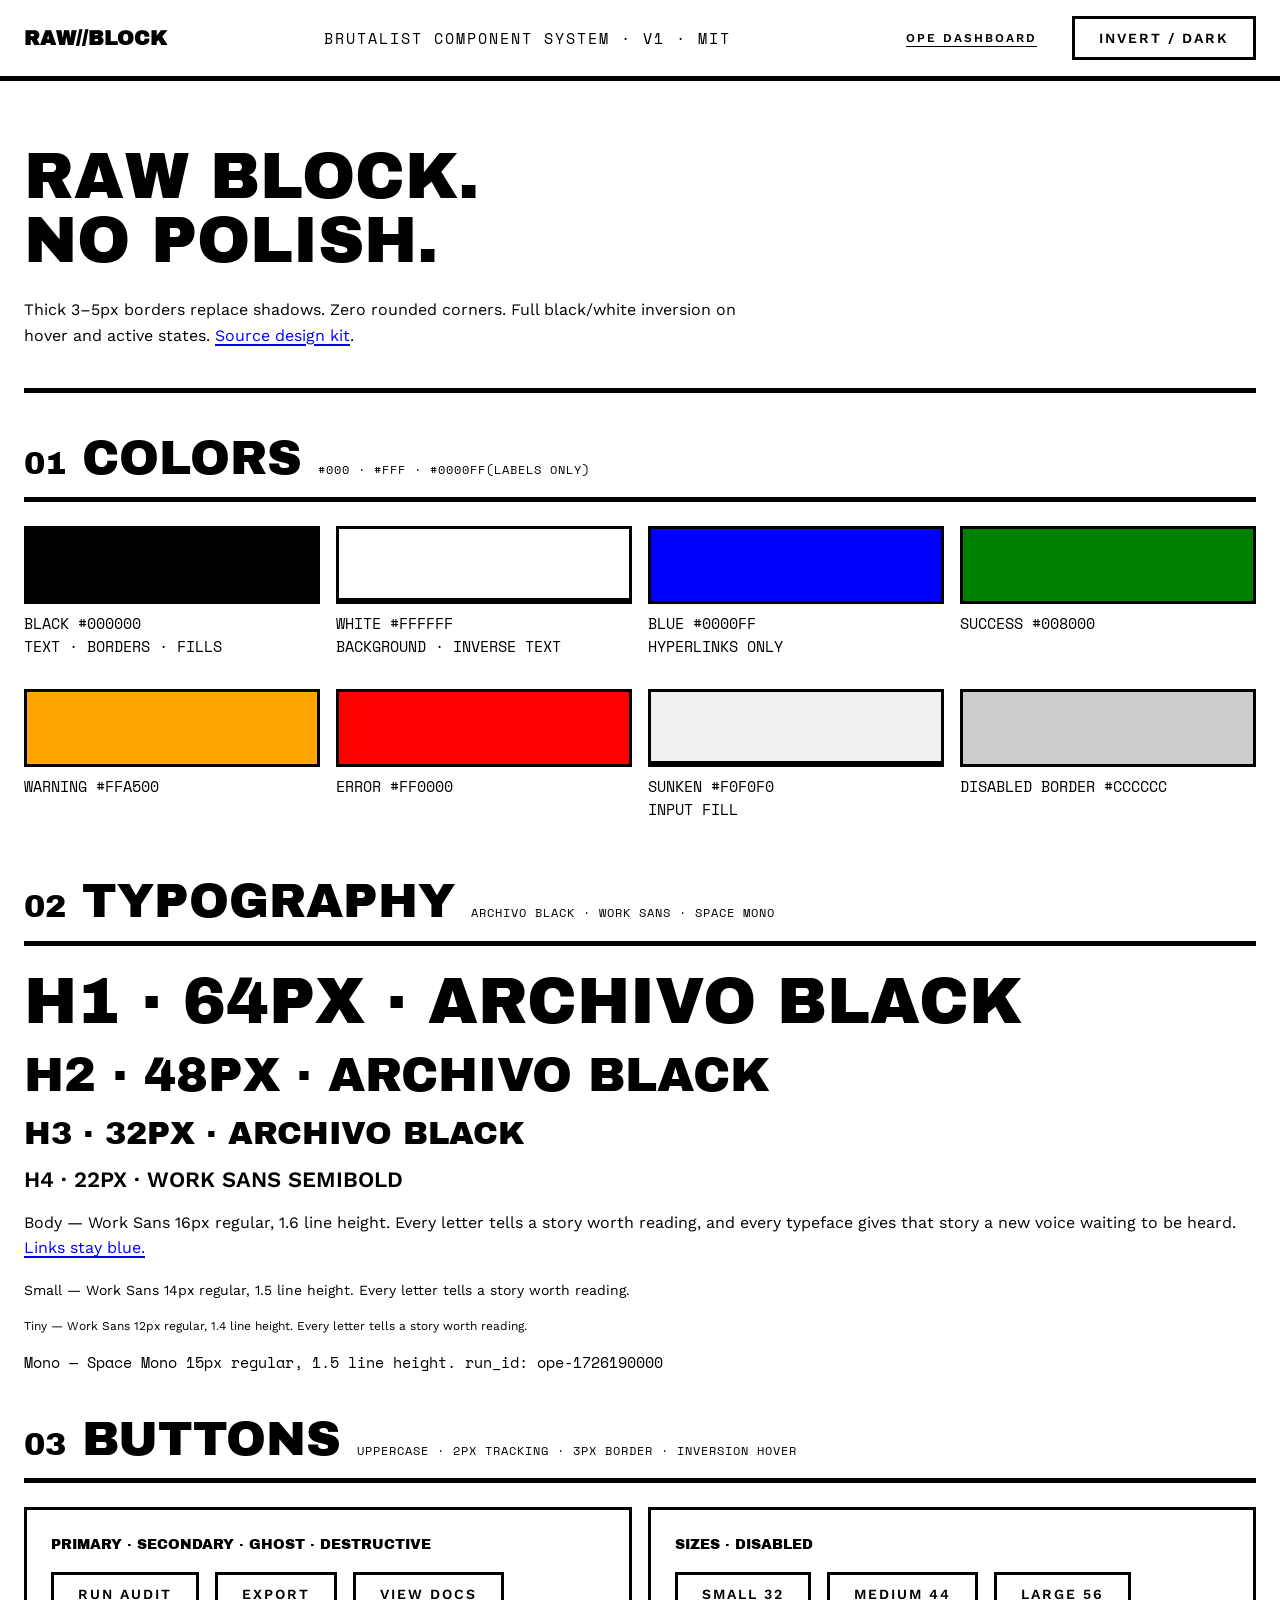
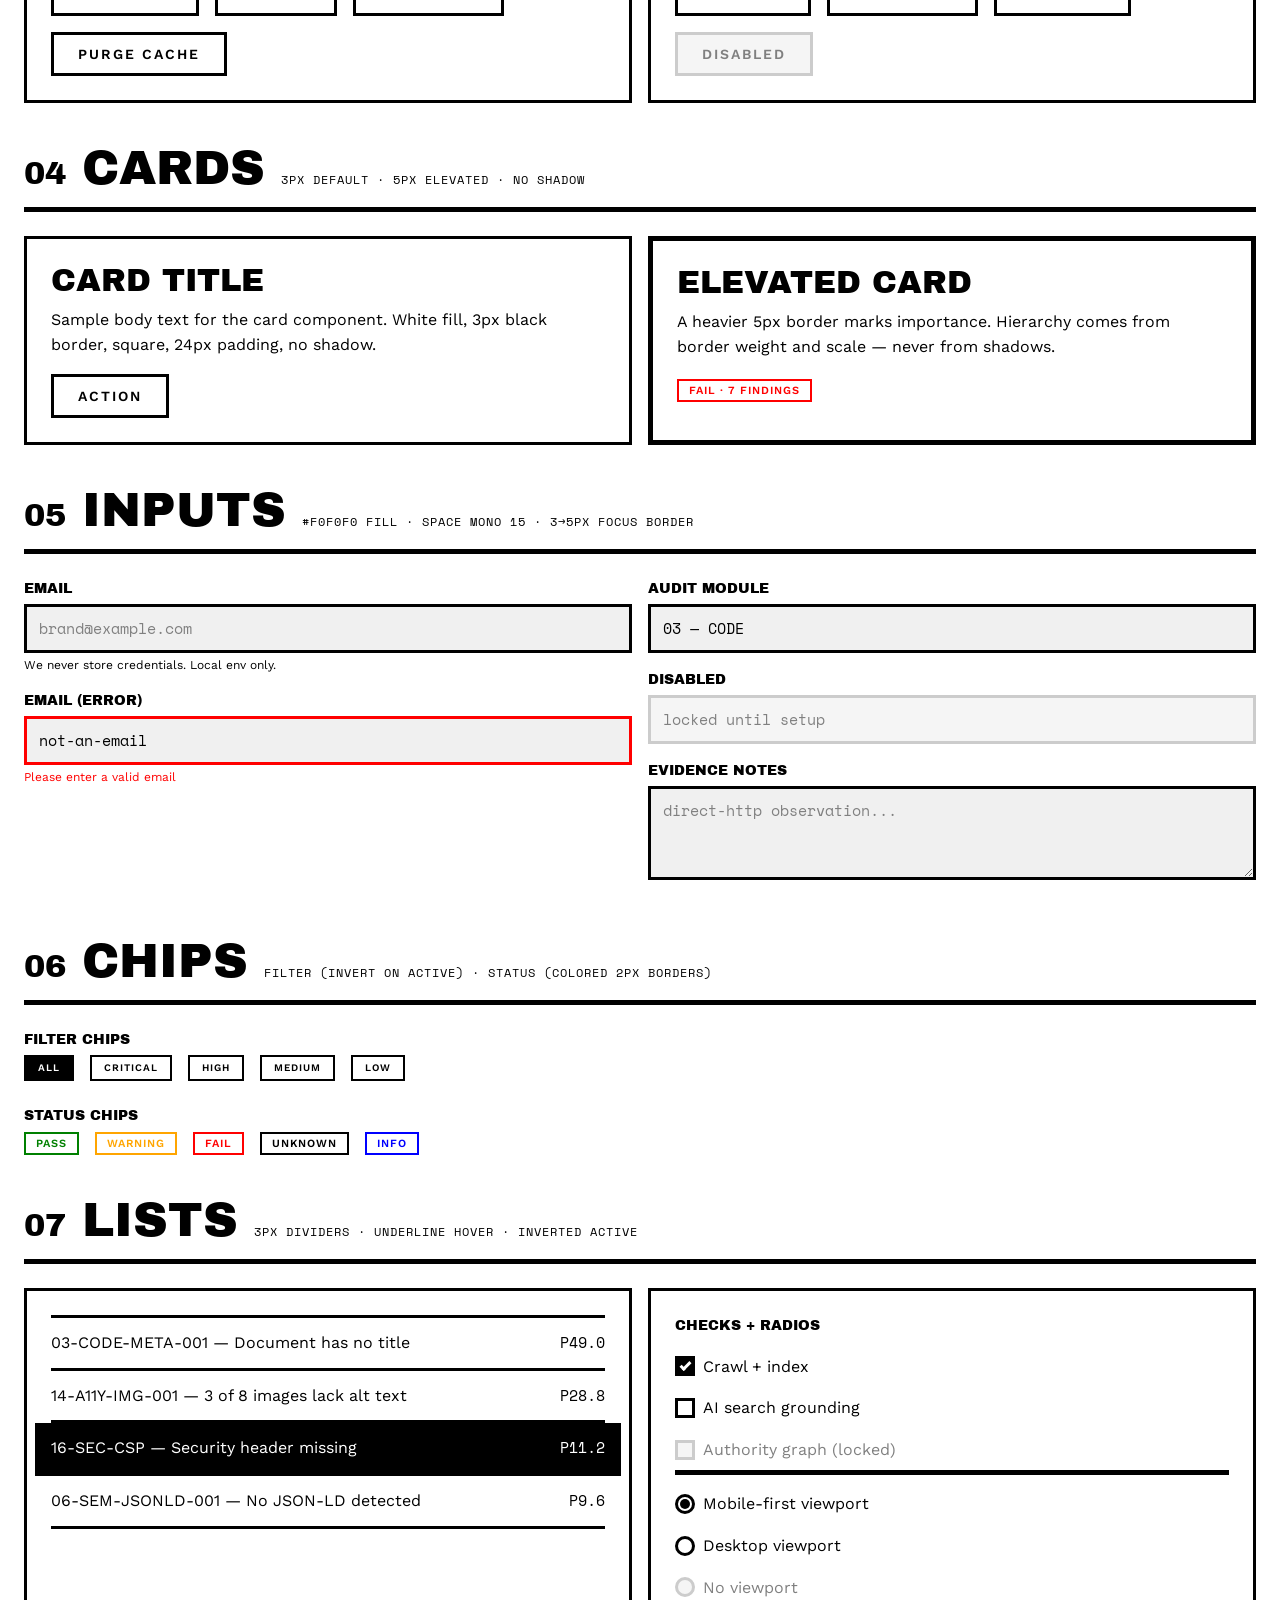
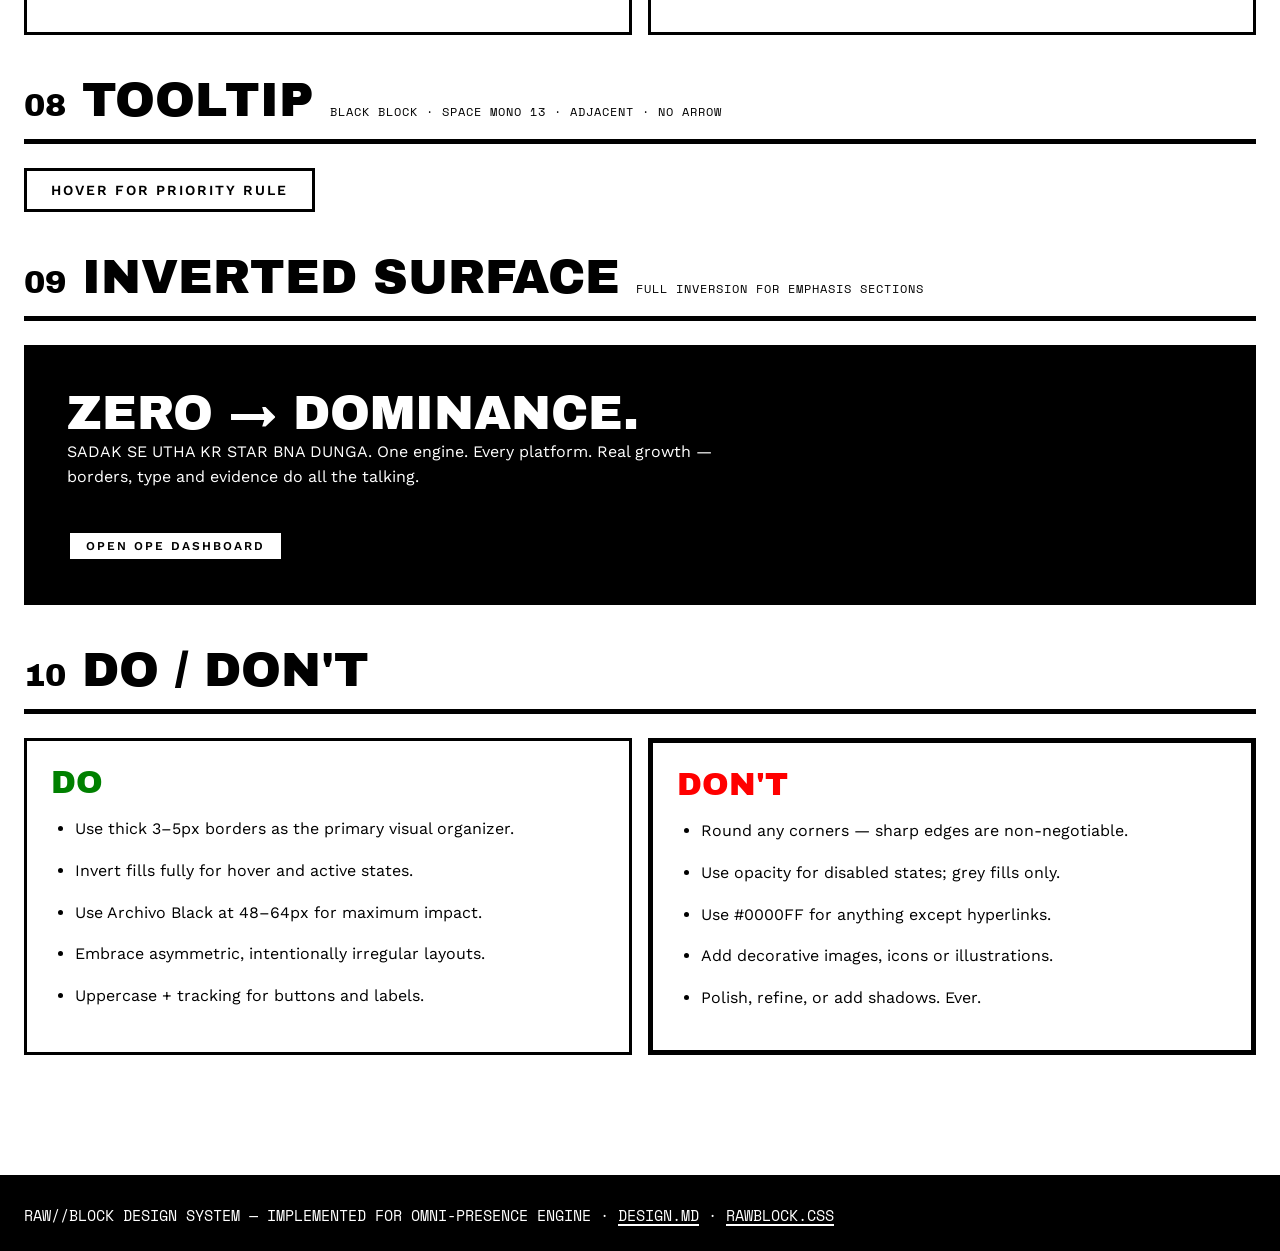
<file: design/showcase.html>
<!doctype html>
<html lang="en" data-theme="light">
<head>
<meta charset="utf-8">
<meta name="viewport" content="width=device-width, initial-scale=1">
<title>RAW//BLOCK — OPE Component System</title>
<link rel="preconnect" href="https://fonts.googleapis.com">
<link rel="preconnect" href="https://fonts.gstatic.com" crossorigin>
<link href="https://fonts.googleapis.com/css2?family=Archivo+Black&family=Space+Mono:wght@400;700&family=Work+Sans:wght@400;500;600&display=swap" rel="stylesheet">
<link rel="stylesheet" href="rawblock.css?v=2">
<style>
  /* Showcase-only layout scaffolding, built from system tokens */
  .topbar { border-bottom: var(--rb-border-heavy); }
  .topbar__in { display: flex; align-items: center; justify-content: space-between;
    padding-top: var(--rb-sp-3); padding-bottom: var(--rb-sp-3); gap: var(--rb-sp-3); flex-wrap: wrap; }
  .swatch { display: flex; border: var(--rb-border-thick); }
  .swatch__chip { width: 100%; height: 72px; }
  .section-head { display: flex; align-items: baseline; gap: var(--rb-sp-3);
    border-bottom: var(--rb-border-heavy); padding-bottom: var(--rb-sp-2); margin-bottom: var(--rb-sp-4); }
  .section-head .index { font-family: var(--rb-font-headline); font-size: 32px; }
  .spec-tag { font-family: var(--rb-font-mono); font-size: 12px; text-transform: uppercase; letter-spacing: 1px; }
  .row { display: flex; flex-wrap: wrap; gap: var(--rb-sp-3); align-items: center; }
  .gap-lg { gap: var(--rb-sp-5); }
  .demo-block { margin-bottom: var(--rb-sp-5); }
  .grid-2 { display: grid; grid-template-columns: 1fr 1fr; gap: var(--rb-sp-3); }
  @media (max-width: 720px) { .grid-2 { grid-template-columns: 1fr; } }
</style>
</head>
<body>

<header class="topbar">
  <div class="rb-shell topbar__in">
    <strong style="font-family:var(--rb-font-headline);font-size:20px;">RAW//BLOCK</strong>
    <span class="rb-mono rb-tiny rb-uppercase">brutalist component system · v1 · MIT</span>
    <span class="row">
      <a class="rb-btn rb-btn--sm rb-btn--ghost" href="../web/index.html">OPE DASHBOARD</a>
      <button id="themeToggle" class="rb-btn rb-btn--sm rb-btn--secondary" type="button">INVERT / DARK</button>
    </span>
  </div>
</header>

<main class="rb-shell" style="padding-top:var(--rb-sp-6);padding-bottom:var(--rb-sp-7);">

  <h1>RAW BLOCK.<br>NO POLISH.</h1>
  <p style="max-width:720px;margin-top:var(--rb-sp-4);">
    Thick 3–5px borders replace shadows. Zero rounded corners. Full black/white inversion on hover
    and active states. <a href="https://designmd.ai/chef/rawblock">Source design kit</a>.
  </p>

  <hr class="rb-rule">

  <!-- 01 COLORS -->
  <section class="demo-block">
    <div class="section-head"><span class="index">01</span><h2 style="margin:0;">COLORS</h2>
      <span class="spec-tag">#000 · #FFF · #0000FF(labels only)</span></div>
    <div class="rb-grid rb-grid-4">
      <div><div class="swatch"><div class="swatch__chip" style="background:#000;"></div></div><p class="rb-mono rb-tiny" style="margin-top:8px;">BLACK #000000<br>TEXT · BORDERS · FILLS</p></div>
      <div><div class="swatch"><div class="swatch__chip" style="background:#fff;border-bottom:var(--rb-border-thick);"></div></div><p class="rb-mono rb-tiny" style="margin-top:8px;">WHITE #FFFFFF<br>BACKGROUND · INVERSE TEXT</p></div>
      <div><div class="swatch"><div class="swatch__chip" style="background:#0000FF;"></div></div><p class="rb-mono rb-tiny" style="margin-top:8px;">BLUE #0000FF<br>HYPERLINKS ONLY</p></div>
      <div><div class="swatch"><div class="swatch__chip" style="background:#008000;"></div></div><p class="rb-mono rb-tiny" style="margin-top:8px;">SUCCESS #008000</p></div>
      <div><div class="swatch"><div class="swatch__chip" style="background:#FFA500;"></div></div><p class="rb-mono rb-tiny" style="margin-top:8px;">WARNING #FFA500</p></div>
      <div><div class="swatch"><div class="swatch__chip" style="background:#FF0000;"></div></div><p class="rb-mono rb-tiny" style="margin-top:8px;">ERROR #FF0000</p></div>
      <div><div class="swatch"><div class="swatch__chip" style="background:#F0F0F0;border-bottom:var(--rb-border-thick);"></div></div><p class="rb-mono rb-tiny" style="margin-top:8px;">SUNKEN #F0F0F0<br>INPUT FILL</p></div>
      <div><div class="swatch"><div class="swatch__chip" style="background:#CCCCCC;"></div></div><p class="rb-mono rb-tiny" style="margin-top:8px;">DISABLED BORDER #CCCCCC</p></div>
    </div>
  </section>

  <!-- 02 TYPOGRAPHY -->
  <section class="demo-block">
    <div class="section-head"><span class="index">02</span><h2 style="margin:0;">TYPOGRAPHY</h2>
      <span class="spec-tag">Archivo Black · Work Sans · Space Mono</span></div>
    <h1>H1 · 64PX · ARCHIVO BLACK</h1>
    <h2>H2 · 48PX · ARCHIVO BLACK</h2>
    <h3>H3 · 32PX · ARCHIVO BLACK</h3>
    <h4>H4 · 22PX · WORK SANS SEMIBOLD</h4>
    <p>Body — Work Sans 16px regular, 1.6 line height. Every letter tells a story worth reading,
      and every typeface gives that story a new voice waiting to be heard. <a href="#">Links stay blue.</a></p>
    <p><small>Small — Work Sans 14px regular, 1.5 line height. Every letter tells a story worth reading.</small></p>
    <p class="rb-tiny">Tiny — Work Sans 12px regular, 1.4 line height. Every letter tells a story worth reading.</p>
    <p class="rb-mono">Mono — Space Mono 15px regular, 1.5 line height. run_id: ope-1726190000</p>
  </section>

  <!-- 03 BUTTONS -->
  <section class="demo-block">
    <div class="section-head"><span class="index">03</span><h2 style="margin:0;">BUTTONS</h2>
      <span class="spec-tag">uppercase · 2px tracking · 3px border · inversion hover</span></div>
    <div class="grid-2">
      <div class="rb-card rb-stack">
        <span class="rb-label">Primary · Secondary · Ghost · Destructive</span>
        <div class="row">
          <button class="rb-btn rb-btn--primary" type="button">RUN AUDIT</button>
          <button class="rb-btn rb-btn--secondary" type="button">EXPORT</button>
          <button class="rb-btn rb-btn--ghost" type="button">VIEW DOCS</button>
          <button class="rb-btn rb-btn--destructive" type="button">PURGE CACHE</button>
        </div>
      </div>
      <div class="rb-card rb-stack">
        <span class="rb-label">Sizes · Disabled</span>
        <div class="row">
          <button class="rb-btn rb-btn--primary rb-btn--sm" type="button">SMALL 32</button>
          <button class="rb-btn rb-btn--primary" type="button">MEDIUM 44</button>
          <button class="rb-btn rb-btn--primary rb-btn--lg" type="button">LARGE 56</button>
          <button class="rb-btn rb-btn--primary" type="button" disabled>DISABLED</button>
        </div>
      </div>
    </div>
  </section>

  <!-- 04 CARDS -->
  <section class="demo-block">
    <div class="section-head"><span class="index">04</span><h2 style="margin:0;">CARDS</h2>
      <span class="spec-tag">3px default · 5px elevated · no shadow</span></div>
    <div class="grid-2">
      <div class="rb-card">
        <h3 class="rb-card__title">CARD TITLE</h3>
        <p>Sample body text for the card component. White fill, 3px black border, square, 24px
          padding, no shadow.</p>
        <button class="rb-btn rb-btn--sm rb-btn--secondary" type="button">ACTION</button>
      </div>
      <div class="rb-card rb-card--elevated">
        <h3 class="rb-card__title">ELEVATED CARD</h3>
        <p>A heavier 5px border marks importance. Hierarchy comes from border weight and scale —
          never from shadows.</p>
        <span class="rb-chip rb-chip--status rb-chip--error">FAIL · 7 FINDINGS</span>
      </div>
    </div>
  </section>

  <!-- 05 INPUTS -->
  <section class="demo-block">
    <div class="section-head"><span class="index">05</span><h2 style="margin:0;">INPUTS</h2>
      <span class="spec-tag">#F0F0F0 fill · Space Mono 15 · 3→5px focus border</span></div>
    <div class="grid-2">
      <div class="rb-stack">
        <div class="rb-field">
          <label class="rb-label" for="email">Email</label>
          <input class="rb-input" id="email" type="email" placeholder="brand@example.com">
          <p class="rb-help">We never store credentials. Local env only.</p>
        </div>
        <div class="rb-field">
          <label class="rb-label" for="email-err">Email (error)</label>
          <input class="rb-input is-error" id="email-err" type="email" value="not-an-email" aria-invalid="true">
          <p class="rb-help is-error">Please enter a valid email</p>
        </div>
      </div>
      <div class="rb-stack">
        <div class="rb-field">
          <label class="rb-label" for="sel">Audit module</label>
          <select class="rb-select" id="sel">
            <option>03 — CODE</option><option>05 — INDEX</option><option>14 — ACCESSIBILITY</option><option>16 — SECURITY</option>
          </select>
        </div>
        <div class="rb-field">
          <label class="rb-label" for="dis">Disabled</label>
          <input class="rb-input" id="dis" type="text" value="locked until setup" disabled>
        </div>
        <div class="rb-field">
          <label class="rb-label" for="txt">Evidence notes</label>
          <textarea class="rb-textarea" id="txt" rows="3" placeholder="direct-http observation..."></textarea>
        </div>
      </div>
    </div>
  </section>

  <!-- 06 CHIPS -->
  <section class="demo-block">
    <div class="section-head"><span class="index">06</span><h2 style="margin:0;">CHIPS</h2>
      <span class="spec-tag">filter (invert on active) · status (colored 2px borders)</span></div>
    <p class="rb-label">Filter chips</p>
    <div class="row" style="margin-bottom:var(--rb-sp-4);">
      <button class="rb-chip is-active" type="button" aria-pressed="true">ALL</button>
      <button class="rb-chip" type="button" aria-pressed="false">CRITICAL</button>
      <button class="rb-chip" type="button" aria-pressed="false">HIGH</button>
      <button class="rb-chip" type="button" aria-pressed="false">MEDIUM</button>
      <button class="rb-chip" type="button" aria-pressed="false">LOW</button>
    </div>
    <p class="rb-label">Status chips</p>
    <div class="row">
      <span class="rb-chip rb-chip--status rb-chip--success">PASS</span>
      <span class="rb-chip rb-chip--status rb-chip--warning">WARNING</span>
      <span class="rb-chip rb-chip--status rb-chip--error">FAIL</span>
      <span class="rb-chip rb-chip--status">UNKNOWN</span>
      <span class="rb-chip rb-chip--status rb-chip--info">INFO</span>
    </div>
  </section>

  <!-- 07 LISTS -->
  <section class="demo-block">
    <div class="section-head"><span class="index">07</span><h2 style="margin:0;">LISTS</h2>
      <span class="spec-tag">3px dividers · underline hover · inverted active</span></div>
    <div class="grid-2">
      <div class="rb-card">
        <ul class="rb-list" style="padding:0;">
          <li class="rb-list__item">03-CODE-META-001 — Document has no title <span class="rb-mono rb-tiny">P49.0</span></li>
          <li class="rb-list__item">14-A11Y-IMG-001 — 3 of 8 images lack alt text <span class="rb-mono rb-tiny">P28.8</span></li>
          <li class="rb-list__item is-active">16-SEC-CSP — Security header missing <span class="rb-mono rb-tiny">P11.2</span></li>
          <li class="rb-list__item">06-SEM-JSONLD-001 — No JSON-LD detected <span class="rb-mono rb-tiny">P9.6</span></li>
        </ul>
      </div>
      <div class="rb-card rb-stack">
        <p class="rb-label">Checks + radios</p>
        <label class="rb-checkrow"><input class="rb-check" type="checkbox" checked> Crawl + index</label>
        <label class="rb-checkrow"><input class="rb-check" type="checkbox"> AI search grounding</label>
        <label class="rb-checkrow"><input class="rb-check" type="checkbox" disabled> Authority graph (locked)</label>
        <hr class="rb-rule" style="margin:var(--rb-sp-2) 0;">
        <label class="rb-checkrow"><input class="rb-radio" type="radio" name="m" checked> Mobile-first viewport</label>
        <label class="rb-checkrow"><input class="rb-radio" type="radio" name="m"> Desktop viewport</label>
        <label class="rb-checkrow"><input class="rb-radio" type="radio" name="m" disabled> No viewport</label>
      </div>
    </div>
  </section>

  <!-- 08 TOOLTIP -->
  <section class="demo-block">
    <div class="section-head"><span class="index">08</span><h2 style="margin:0;">TOOLTIP</h2>
      <span class="spec-tag">black block · Space Mono 13 · adjacent · no arrow</span></div>
    <button class="rb-btn rb-btn--secondary" type="button"
      data-tooltip="Priority = 100 × impact × confidence × urgency × fixability. Evidence-first, always.">
      HOVER FOR PRIORITY RULE
    </button>
  </section>

  <!-- 09 INVERTED -->
  <section class="demo-block">
    <div class="section-head"><span class="index">09</span><h2 style="margin:0;">INVERTED SURFACE</h2>
      <span class="spec-tag">full inversion for emphasis sections</span></div>
    <div class="rb-card rb-card--inverted rb-stack-lg" style="padding:var(--rb-sp-5);">
      <h2 style="margin:0;">ZERO → DOMINANCE.</h2>
      <p style="max-width:680px;margin:0;">SADAK SE UTHA KR STAR BNA DUNGA. One engine. Every platform. Real growth —
        borders, type and evidence do all the talking.</p>
      <span class="row">
        <a class="rb-btn rb-btn--sm" href="../web/index.html" style="background:#fff;color:#000;">OPEN OPE DASHBOARD</a>
      </span>
    </div>
  </section>

  <!-- 10 DO / DONT -->
  <section class="demo-block">
    <div class="section-head"><span class="index">10</span><h2 style="margin:0;">DO / DON'T</h2></div>
    <div class="grid-2">
      <div class="rb-card">
        <h3 class="rb-card__title rb-txt-success">DO</h3>
        <ul class="rb-stack" style="padding-left:var(--rb-sp-4);">
          <li>Use thick 3–5px borders as the primary visual organizer.</li>
          <li>Invert fills fully for hover and active states.</li>
          <li>Use Archivo Black at 48–64px for maximum impact.</li>
          <li>Embrace asymmetric, intentionally irregular layouts.</li>
          <li>Uppercase + tracking for buttons and labels.</li>
        </ul>
      </div>
      <div class="rb-card rb-card--elevated">
        <h3 class="rb-card__title rb-txt-error">DON'T</h3>
        <ul class="rb-stack" style="padding-left:var(--rb-sp-4);">
          <li>Round any corners — sharp edges are non-negotiable.</li>
          <li>Use opacity for disabled states; grey fills only.</li>
          <li>Use #0000FF for anything except hyperlinks.</li>
          <li>Add decorative images, icons or illustrations.</li>
          <li>Polish, refine, or add shadows. Ever.</li>
        </ul>
      </div>
    </div>
  </section>

</main>

<footer style="border-top:var(--rb-border-heavy);background:var(--rb-surface-inverted);color:var(--rb-surface);">
  <div class="rb-shell" style="padding-top:var(--rb-sp-4);padding-bottom:var(--rb-sp-4);" >
    <p class="rb-mono rb-tiny" style="margin:0;">
      RAW//BLOCK DESIGN SYSTEM — IMPLEMENTED FOR OMNI-PRESENCE ENGINE ·
      <a href="DESIGN.md" style="color:#fff;">DESIGN.MD</a> ·
      <a href="rawblock.css" style="color:#fff;">RAWBLOCK.CSS</a>
    </p>
  </div>
</footer>

<script>
  document.getElementById('themeToggle').addEventListener('click', function () {
    var root = document.documentElement;
    root.setAttribute('data-theme', root.getAttribute('data-theme') === 'dark' ? 'light' : 'dark');
  });
  document.querySelectorAll('.rb-chip:not(.rb-chip--status)').forEach(function (chip) {
    chip.addEventListener('click', function () {
      var on = chip.classList.toggle('is-active');
      chip.setAttribute('aria-pressed', on ? 'true' : 'false');
    });
  });
</script>
</body>
</html>
</file>
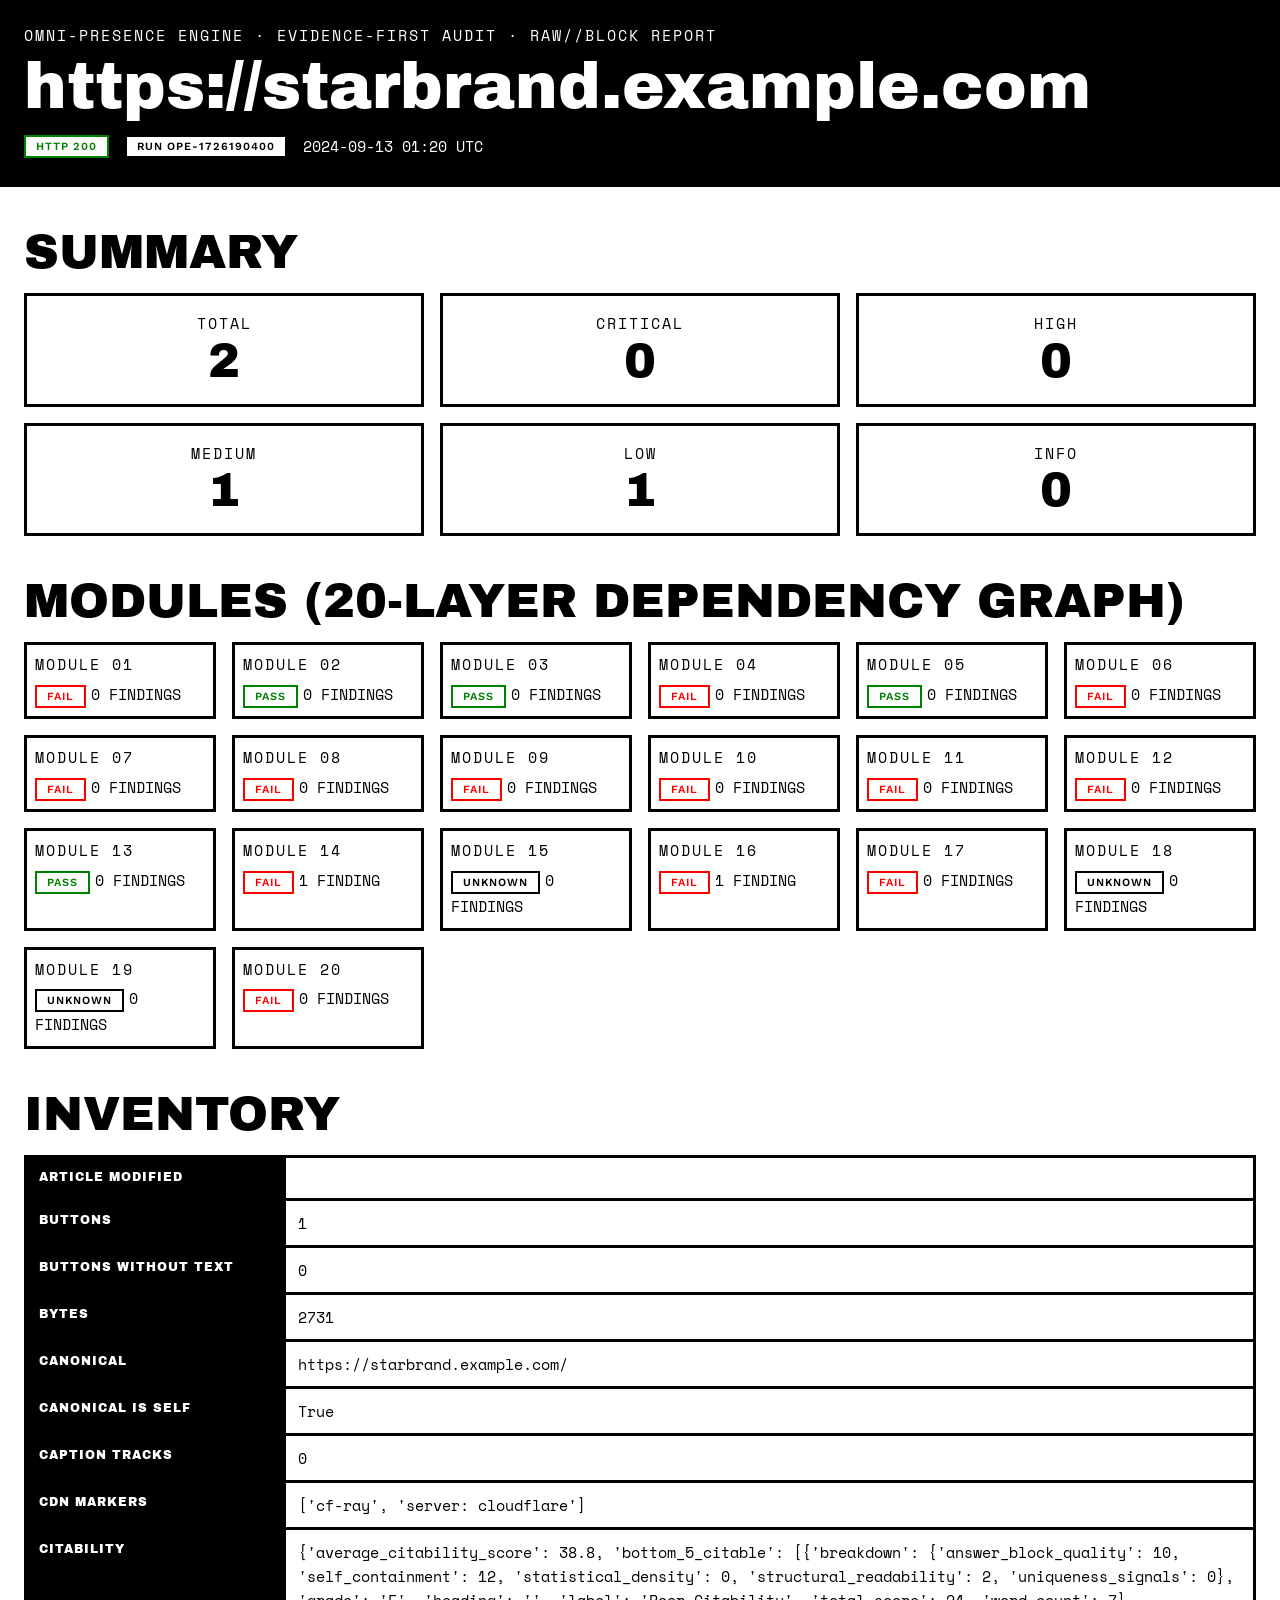
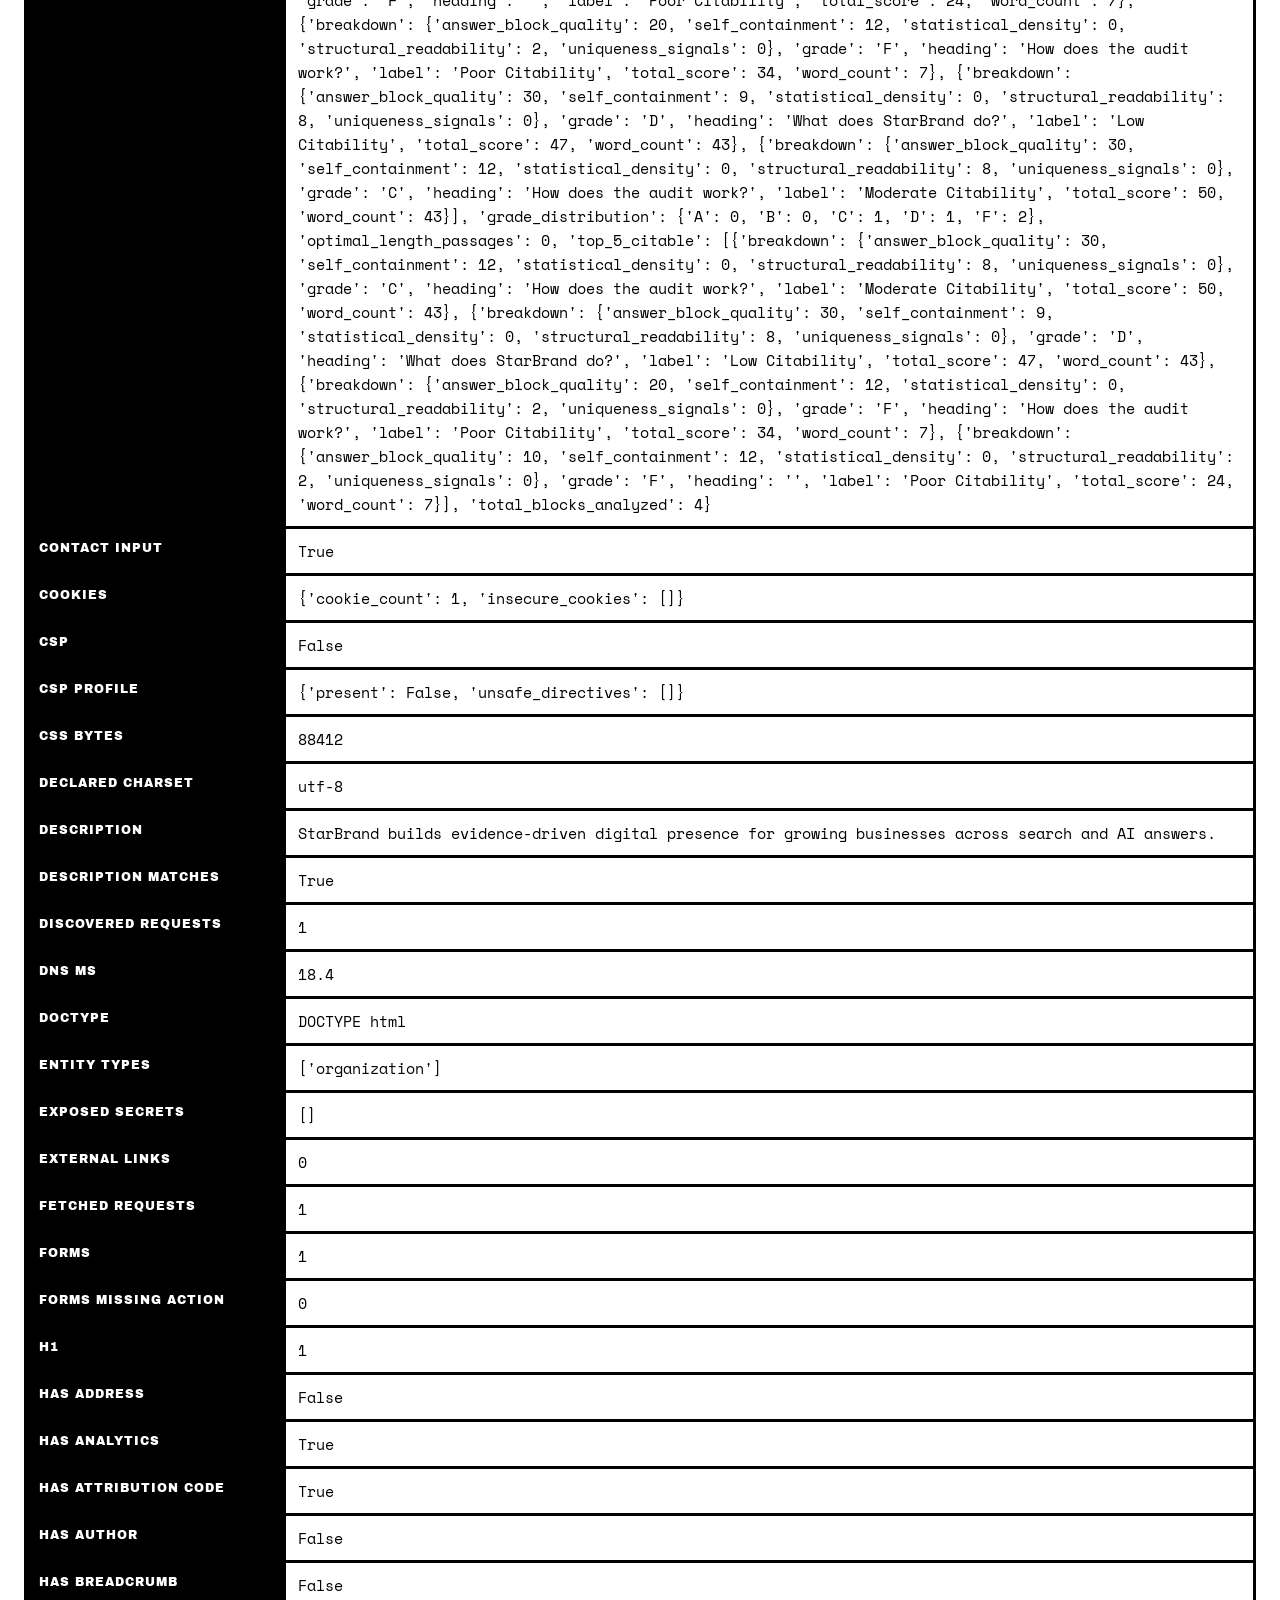
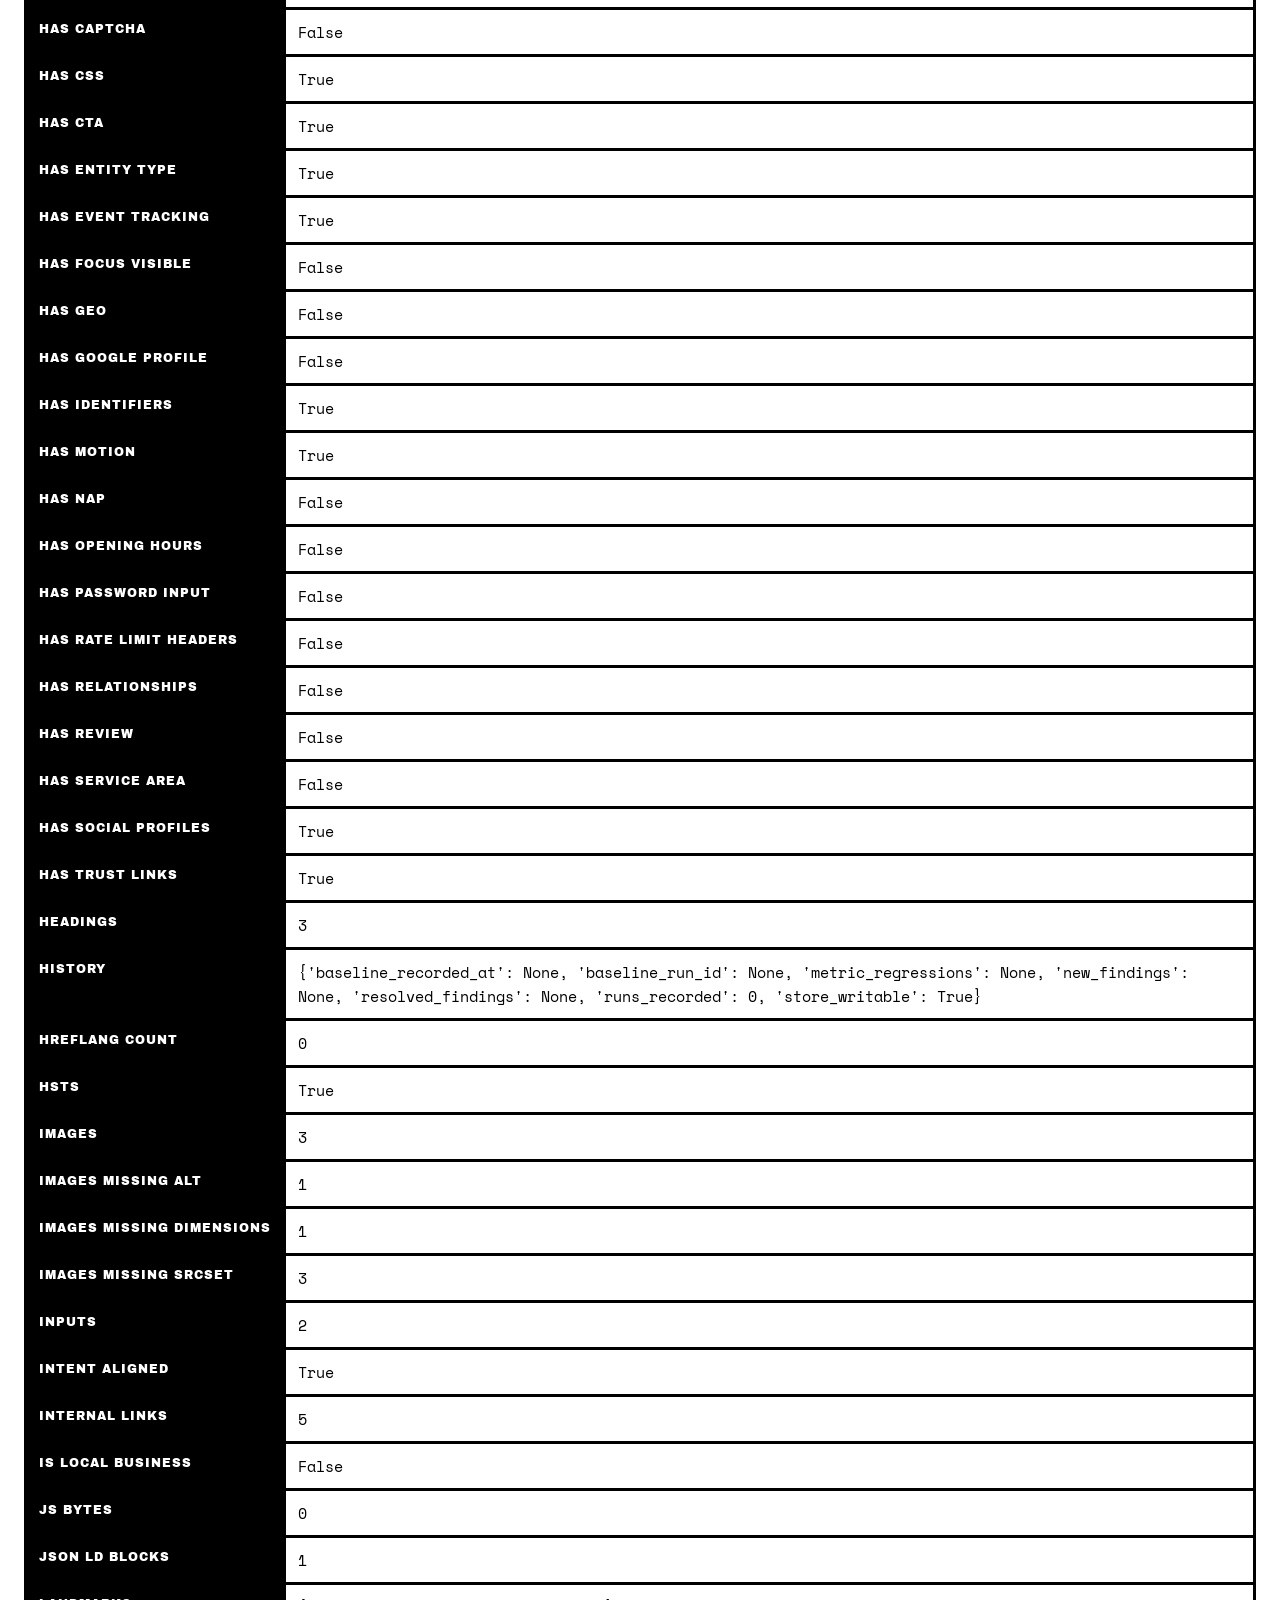
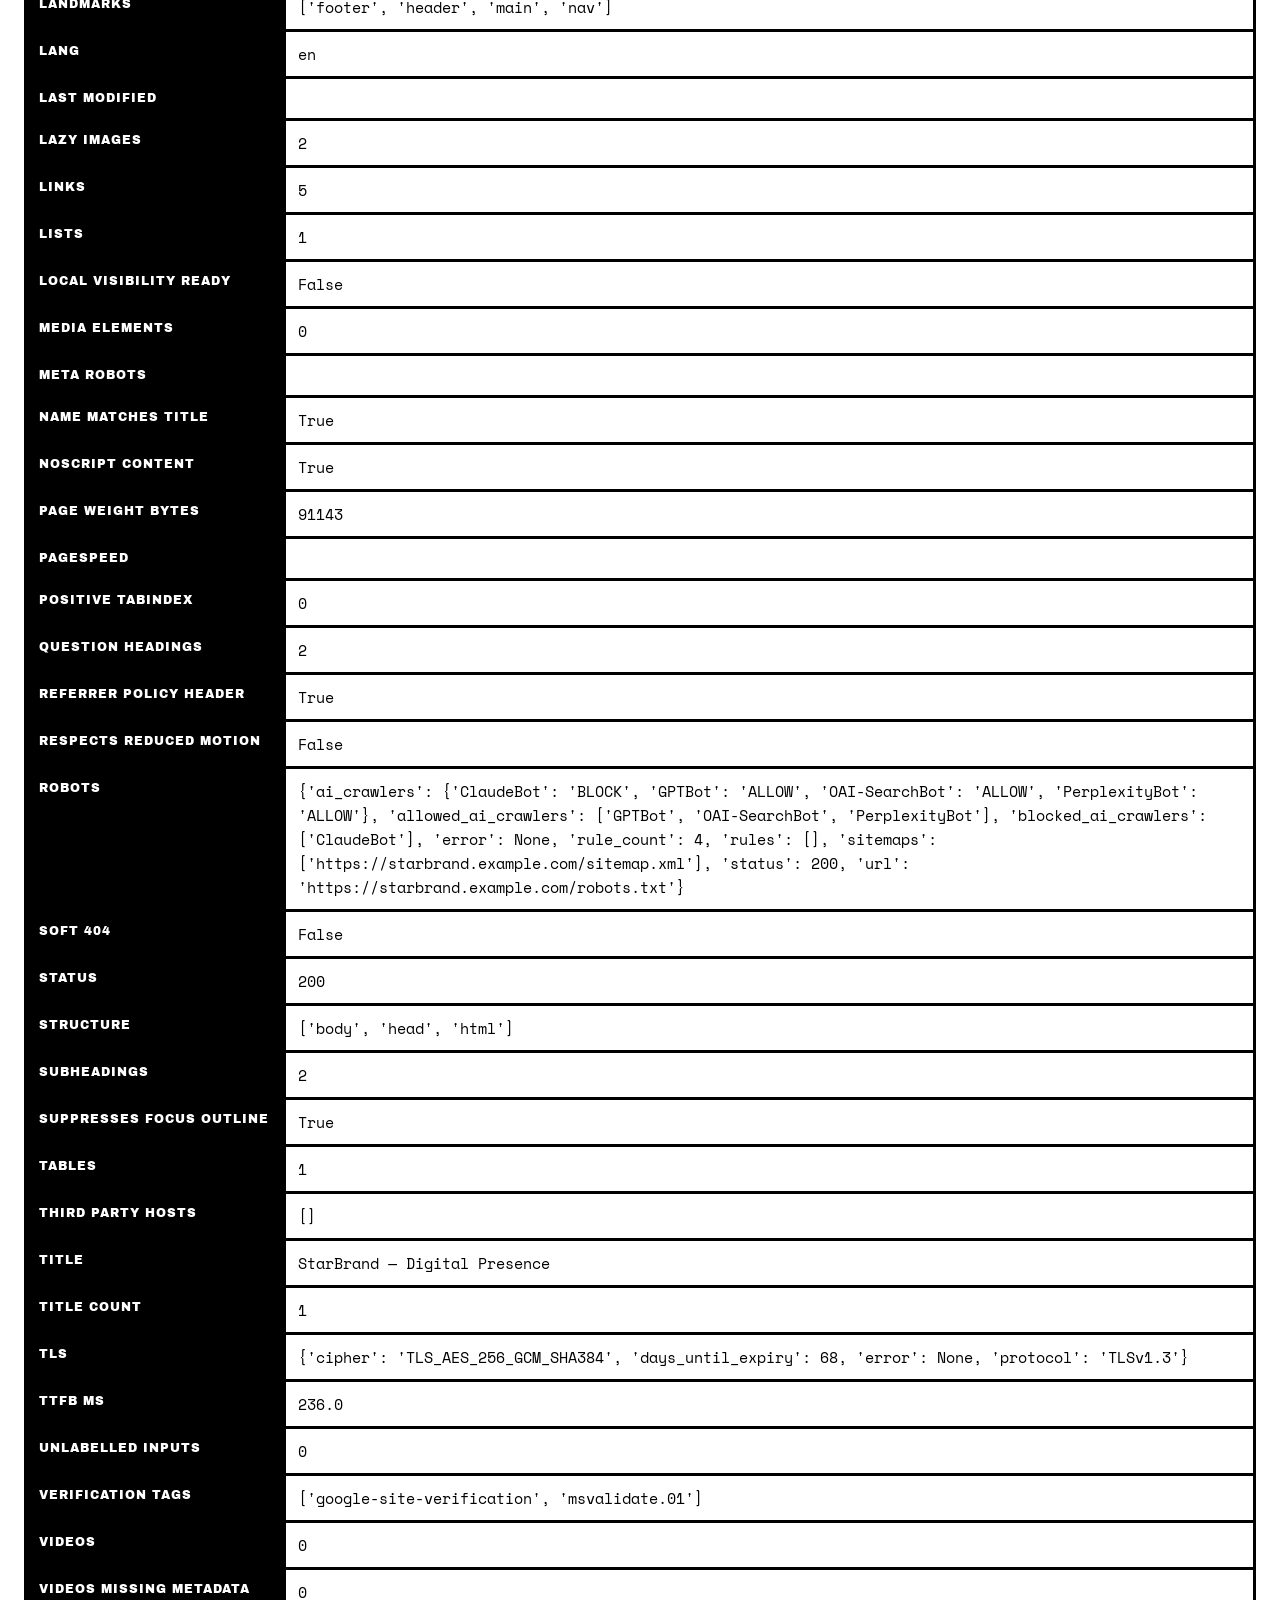
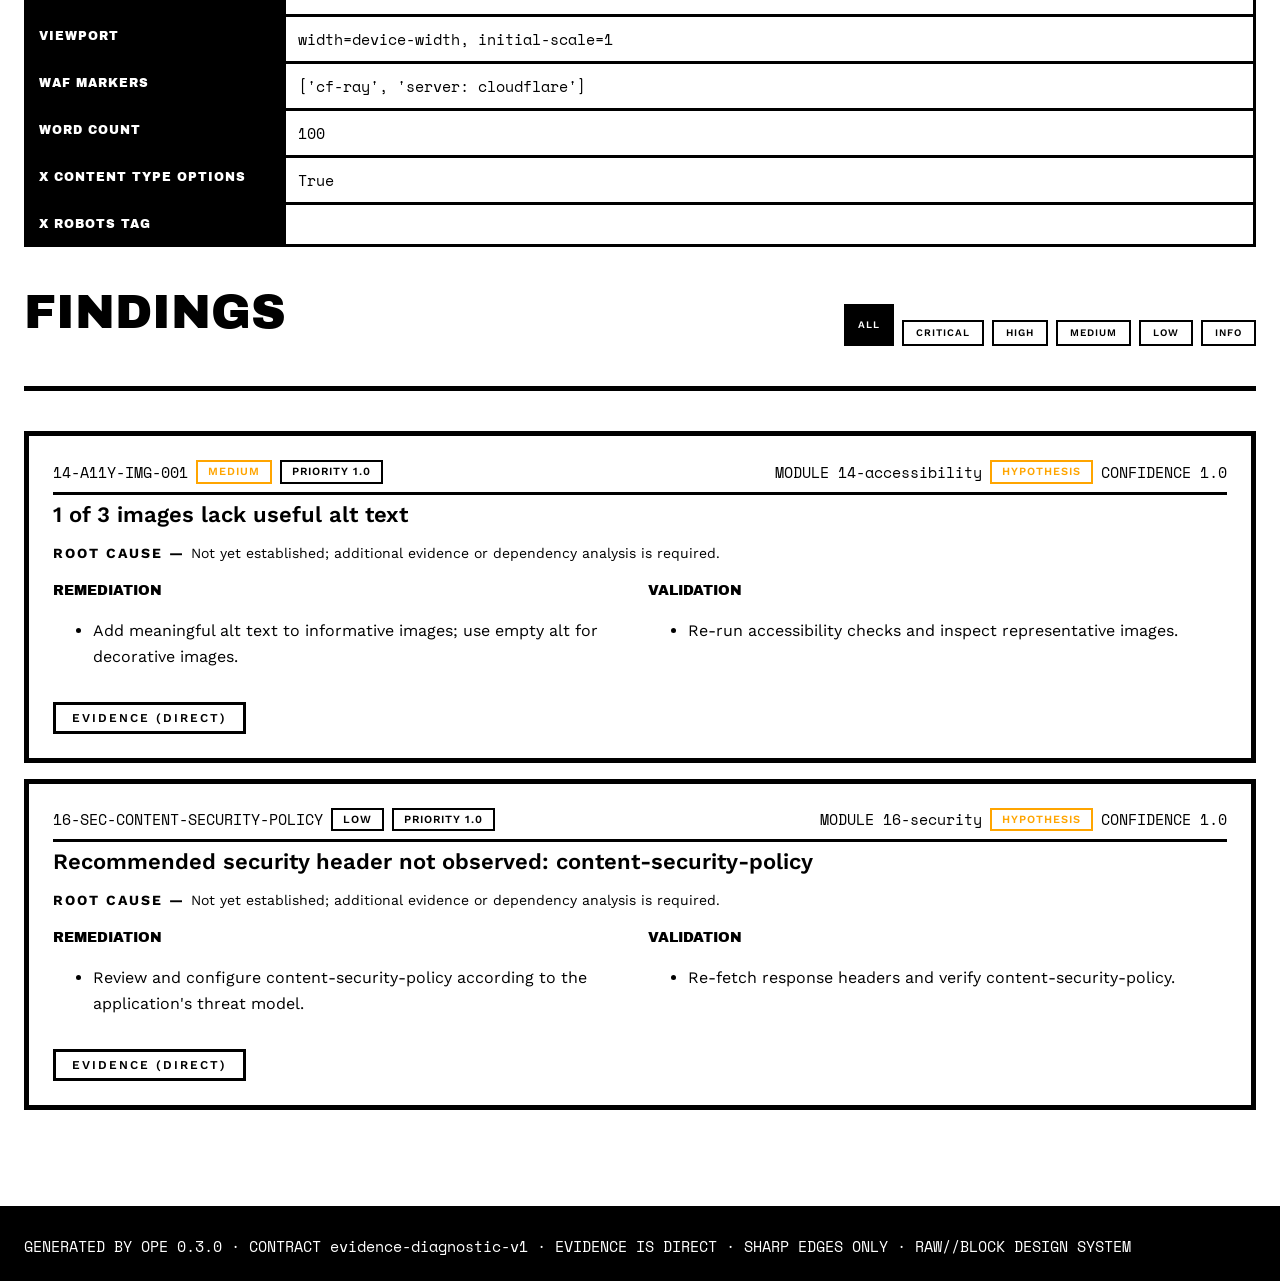
<file: web/sample-report.html>
<!doctype html>
<html lang="en">
<head>
<meta charset="utf-8">
<meta name="viewport" content="width=device-width, initial-scale=1">
<title>OPE // RAW AUDIT — https://starbrand.example.com</title>
<link rel="preconnect" href="https://fonts.googleapis.com">
<link rel="preconnect" href="https://fonts.gstatic.com" crossorigin>
<link href="https://fonts.googleapis.com/css2?family=Archivo+Black&family=Space+Mono:wght@400;700&family=Work+Sans:wght@400;500;600&display=swap" rel="stylesheet">
<style>
/* ============================================================================
   RAWBLOCK DESIGN SYSTEM — brutalism as a design language
   Source: https://designmd.ai/chef/rawblock (MIT, @chef)
   Implemented for OMNI-PRESENCE ENGINE.

   Rules: 0 border-radius everywhere (radio = sole exception),
   0 shadows, 1/3/5px borders do all the hierarchy work, full inversion
   on hover/active, #0000FF reserved for hyperlinks only.
   ========================================================================== */

/* ---------------------------------------------------------------------------
   1. TOKENS
   --------------------------------------------------------------------------- */
:root {
  /* Color palette */
  --rb-black: #000000;
  --rb-white: #ffffff;
  --rb-link: #0000ff;
  --rb-success: #008000;
  --rb-warning: #ffa500;
  --rb-error: #ff0000;
  --rb-info: #0000ff;

  /* Semantic surfaces (light = base) */
  --rb-surface: #ffffff;            /* app background            */
  --rb-surface-inverted: #000000;   /* inverted sections         */
  --rb-sunken: #f0f0f0;             /* input fill                */
  --rb-sunken-hover: #e8e8e8;       /* input hover fill          */
  --rb-disabled-fill: #f5f5f5;      /* disabled fill (no opacity)*/
  --rb-disabled-border: #cccccc;
  --rb-text-tertiary: #808080;

  /* Ink / fill pair — components invert by swapping these */
  --rb-ink: #000000;
  --rb-fill: #ffffff;

  /* Typography families */
  --rb-font-headline: "Archivo Black", "Arial Black", system-ui, sans-serif;
  --rb-font-body: "Work Sans", system-ui, -apple-system, "Segoe UI", sans-serif;
  --rb-font-mono: "Space Mono", "Courier New", ui-monospace, monospace;

  /* Type scale */
  --rb-text-h1: 64px;
  --rb-text-h2: 48px;
  --rb-text-h3: 32px;
  --rb-text-h4: 22px;
  --rb-text-body: 16px;
  --rb-text-small: 14px;
  --rb-text-tiny: 12px;
  --rb-text-mono: 15px;

  /* Spacing scale (base 8px, intentionally irregular usage) */
  --rb-sp-1: 4px;
  --rb-sp-2: 8px;
  --rb-sp-3: 16px;
  --rb-sp-4: 24px;
  --rb-sp-5: 40px;
  --rb-sp-6: 64px;
  --rb-sp-7: 80px;
  --rb-sp-8: 120px;

  /* Borders replace shadows entirely */
  --rb-border-thin: 1px solid var(--rb-ink);
  --rb-border-thick: 3px solid var(--rb-ink);
  --rb-border-heavy: 5px solid var(--rb-ink);

  /* Radius: none. No exceptions (radio buttons use their own circle). */
  --rb-radius: 0px;

  --rb-max-width: 1280px;
}

/* Dark == full inversion of the base surface */
[data-theme="dark"] {
  --rb-surface: #000000;
  --rb-surface-inverted: #ffffff;
  --rb-sunken: #0d0d0d;
  --rb-sunken-hover: #1c1c1c;
  --rb-disabled-fill: #161616;
  --rb-disabled-border: #404040;
  --rb-text-tertiary: #8a8a8a;
  --rb-ink: #ffffff;
  --rb-fill: #000000;
}

/* ---------------------------------------------------------------------------
   2. BASE / RESET
   --------------------------------------------------------------------------- */
*,
*::before,
*::after {
  box-sizing: border-box;
  border-radius: var(--rb-radius) !important;
}

html {
  -webkit-text-size-adjust: 100%;
}

body {
  margin: 0;
  background: var(--rb-surface);
  color: var(--rb-ink);
  font-family: var(--rb-font-body);
  font-size: var(--rb-text-body);
  line-height: 1.6;
  font-weight: 400;
  text-rendering: optimizeLegibility;
}

/* Sharp edges, no shadows, no smoothing — even on media */
img,
video,
canvas,
svg {
  max-width: 100%;
  display: block;
  box-shadow: none;
}

/* ---------------------------------------------------------------------------
   3. TYPOGRAPHY
   --------------------------------------------------------------------------- */
h1, h2, h3 {
  font-family: var(--rb-font-headline);
  font-weight: 400;
  margin: 0 0 var(--rb-sp-3);
  text-wrap: balance;
}

h1 {
  font-size: var(--rb-text-h1);
  line-height: 1;
}
h2 {
  font-size: var(--rb-text-h2);
  line-height: 1.05;
}
h3 {
  font-size: var(--rb-text-h3);
  line-height: 1.1;
}

h4 {
  font-family: var(--rb-font-body);
  font-size: var(--rb-text-h4);
  font-weight: 600;
  line-height: 1.2;
  margin: 0 0 var(--rb-sp-3);
}

p {
  margin: 0 0 var(--rb-sp-3);
}

small,
.rb-small {
  font-size: var(--rb-text-small);
  line-height: 1.5;
}

.rb-tiny {
  font-size: var(--rb-text-tiny);
  line-height: 1.4;
}

code,
kbd,
samp,
pre,
.rb-mono {
  font-family: var(--rb-font-mono);
  font-size: var(--rb-text-mono);
  line-height: 1.5;
}

pre {
  margin: 0;
  padding: var(--rb-sp-3);
  background: var(--rb-sunken);
  border: var(--rb-border-thick);
  overflow: auto;
  white-space: pre;
}

/* #0000FF is reserved for hyperlinks and nothing else */
a {
  color: var(--rb-link);
  text-decoration: underline;
  text-underline-offset: 3px;
  text-decoration-thickness: 2px;
}
a:hover {
  color: var(--rb-ink);
}

/* ---------------------------------------------------------------------------
   4. BUTTONS
   Primary / Secondary / Ghost / Destructive · sm/md/lg · disabled
   --------------------------------------------------------------------------- */
.rb-btn,
button.rb-btn,
input.rb-btn[type="button"],
input.rb-btn[type="submit"] {
  display: inline-flex;
  align-items: center;
  justify-content: center;
  gap: var(--rb-sp-2);
  height: 44px;
  padding: 10px 24px;
  font-family: var(--rb-font-body);
  font-size: 14px;
  font-weight: 600;
  line-height: 1;
  text-transform: uppercase;
  letter-spacing: 2px;
  text-decoration: none;
  white-space: nowrap;
  cursor: pointer;
  background: var(--rb-fill);
  color: var(--rb-ink);
  border: var(--rb-border-thick);
  border-radius: 0;
  box-shadow: none;
  appearance: none;
  -webkit-appearance: none;
  transition: none;
}

/* Primary — black fill, white text; hover = full inversion */
.rb-btn--primary {
  background: var(--rb-ink);
  color: var(--rb-fill);
}
.rb-btn--primary:hover {
  background: var(--rb-fill);
  color: var(--rb-ink);
}
.rb-btn--primary:active {
  background: var(--rb-ink);
  color: var(--rb-fill);
  border-width: 5px;
}

/* Secondary — white fill, black text; hover = full inversion */
.rb-btn--secondary:hover {
  background: var(--rb-ink);
  color: var(--rb-fill);
}
.rb-btn--secondary:active {
  border-width: 5px;
}

/* Ghost — transparent, underlined, borderless; hover blue */
.rb-btn--ghost {
  background: transparent;
  border-color: transparent;
  text-decoration: underline;
  text-underline-offset: 4px;
  padding-left: var(--rb-sp-2);
  padding-right: var(--rb-sp-2);
}
.rb-btn--ghost:hover {
  color: var(--rb-link);
  background: transparent;
}
.rb-btn--ghost:active {
  border-width: 0;
}

/* Destructive — red fill, white text, 3px black border; hover black/red */
.rb-btn--destructive {
  background: var(--rb-error);
  color: var(--rb-white);
  border-color: var(--rb-black);
}
.rb-btn--destructive:hover {
  background: var(--rb-black);
  color: var(--rb-error);
}
.rb-btn--destructive:active {
  border-width: 5px;
}

/* Sizes: (padding, font-size, height) */
.rb-btn--sm {
  height: 32px;
  padding: 6px 16px;
  font-size: 12px;
}
.rb-btn--lg {
  height: 56px;
  padding: 16px 40px;
  font-size: 18px;
}

/* Disabled — grey fill + grey border, never opacity */
.rb-btn:disabled,
.rb-btn[disabled],
.rb-btn.is-disabled {
  background: var(--rb-disabled-fill);
  color: var(--rb-text-tertiary);
  border-color: var(--rb-disabled-border);
  cursor: not-allowed;
  text-decoration: none;
}
.rb-btn:disabled:hover,
.rb-btn[disabled]:hover {
  background: var(--rb-disabled-fill);
  color: var(--rb-text-tertiary);
}

/* ---------------------------------------------------------------------------
   5. CARDS — borders instead of elevation
   --------------------------------------------------------------------------- */
.rb-card {
  background: var(--rb-fill);
  color: var(--rb-ink);
  border: var(--rb-border-thick);
  padding: var(--rb-sp-4);
}
.rb-card--elevated {
  border: var(--rb-border-heavy); /* heavier border = more importance */
}
.rb-card__title {
  font-family: var(--rb-font-headline);
  font-weight: 400;
  font-size: var(--rb-text-h3);
  line-height: 1.1;
  margin: 0 0 var(--rb-sp-2);
}
/* Inverted section/card */
.rb-card--inverted,
.rb-inverted {
  background: var(--rb-surface-inverted);
  color: var(--rb-surface);
  border-color: var(--rb-surface-inverted);
}

/* ---------------------------------------------------------------------------
   6. INPUTS — sunken fill, Space Mono, thick borders
   --------------------------------------------------------------------------- */
.rb-field {
  margin-bottom: var(--rb-sp-3);
}

.rb-label {
  display: block;
  font-family: var(--rb-font-headline);
  font-size: 14px;
  font-weight: 400;
  text-transform: uppercase;
  margin-bottom: 4px;
  color: var(--rb-ink);
}

.rb-input,
.rb-textarea,
.rb-select,
input.rb-input,
textarea.rb-textarea,
select.rb-select {
  display: block;
  width: 100%;
  padding: 10px 12px;
  background: var(--rb-sunken);
  color: var(--rb-ink);
  border: var(--rb-border-thick);
  border-radius: 0;
  font-family: var(--rb-font-mono);
  font-size: var(--rb-text-mono);
  line-height: 1.5;
  outline: none;
  box-shadow: none;
  appearance: none;
  -webkit-appearance: none;
}
.rb-input::placeholder,
.rb-textarea::placeholder {
  color: var(--rb-text-tertiary);
}
.rb-input:hover,
.rb-textarea:hover,
.rb-select:hover {
  background: var(--rb-sunken-hover);
}
.rb-input:focus,
.rb-textarea:focus,
.rb-select:focus {
  border-width: 5px;
  padding: 8px 10px; /* hold the box steady when the border thickens */
  background: var(--rb-sunken);
}
.rb-input.is-error,
.rb-textarea.is-error {
  border-color: var(--rb-error);
}
.rb-input:disabled,
.rb-textarea:disabled,
.rb-select:disabled {
  background: var(--rb-disabled-fill);
  border-color: var(--rb-disabled-border);
  color: var(--rb-text-tertiary);
  cursor: not-allowed;
}
/* Native select needs a raw indicator — a text-only caret */
.rb-select {
  background-image: linear-gradient(45deg, transparent 50%, var(--rb-ink) 50%),
    linear-gradient(135deg, var(--rb-ink) 50%, transparent 50%);
  background-position: calc(100% - 18px) 55%, calc(100% - 12px) 55%;
  background-size: 6px 6px, 6px 6px;
  background-repeat: no-repeat;
  padding-right: 36px;
}

.rb-help {
  font-family: var(--rb-font-body);
  font-size: var(--rb-text-tiny);
  line-height: 1.4;
  margin-top: 4px;
  color: var(--rb-ink);
}
.rb-help.is-error {
  color: var(--rb-error);
}

/* ---------------------------------------------------------------------------
   7. CHIPS — filter chips + status chips
   --------------------------------------------------------------------------- */
.rb-chip {
  display: inline-flex;
  align-items: center;
  gap: 6px;
  padding: 4px 12px;
  background: var(--rb-fill);
  color: var(--rb-ink);
  border: 2px solid var(--rb-ink);
  border-radius: 0;
  font-family: var(--rb-font-body);
  font-size: 10px;
  font-weight: 600;
  line-height: 1.4;
  text-transform: uppercase;
  letter-spacing: 1px;
  white-space: nowrap;
}
button.rb-chip,
input.rb-chip {
  cursor: pointer;
}
/* Active filter chip = inversion */
button.rb-chip:hover {
  text-decoration: underline;
}
.rb-chip.is-active,
.rb-chip[aria-pressed="true"] {
  background: var(--rb-ink);
  color: var(--rb-fill);
}

/* Status chips — 2px respective-color border, 11px semibold */
.rb-chip--status {
  padding: 2px 10px;
  font-size: 11px;
}
.rb-chip--success {
  background: var(--rb-white);
  color: var(--rb-success);
  border-color: var(--rb-success);
}
.rb-chip--warning {
  background: var(--rb-white);
  color: var(--rb-warning);
  border-color: var(--rb-warning);
}
.rb-chip--error {
  background: var(--rb-white);
  color: var(--rb-error);
  border-color: var(--rb-error);
}
.rb-chip--info {
  background: var(--rb-white);
  color: var(--rb-info);
  border-color: var(--rb-info);
}
[data-theme="dark"] .rb-chip--success,
[data-theme="dark"] .rb-chip--warning,
[data-theme="dark"] .rb-chip--error,
[data-theme="dark"] .rb-chip--info {
  background: var(--rb-black);
}

/* ---------------------------------------------------------------------------
   8. LISTS — 3px dividers, underline hover, full-width inverted active
   --------------------------------------------------------------------------- */
.rb-list {
  list-style: none;
  margin: 0;
  padding: 0 var(--rb-sp-3);
  font-size: var(--rb-text-body);
}
.rb-list__item {
  padding: 12px 0;
  border-bottom: var(--rb-border-thick);
  cursor: pointer;
  display: flex;
  align-items: baseline;
  justify-content: space-between;
  gap: var(--rb-sp-3);
}
.rb-list__item:first-child {
  border-top: var(--rb-border-thick);
}
.rb-list__item:hover {
  text-decoration: underline;
}
.rb-list__item.is-active {
  background: var(--rb-ink);
  color: var(--rb-fill);
  padding-left: var(--rb-sp-3);
  padding-right: var(--rb-sp-3);
  margin-left: calc(-1 * var(--rb-sp-3));
  margin-right: calc(-1 * var(--rb-sp-3));
  text-decoration: none;
}

/* ---------------------------------------------------------------------------
   9. CHECKBOXES + RADIOS — 20px, 3px border, square (radio = circle)
   --------------------------------------------------------------------------- */
.rb-checkrow {
  display: flex;
  align-items: center;
  gap: var(--rb-sp-2);
  margin-bottom: var(--rb-sp-2);
  cursor: pointer;
  font-size: var(--rb-text-body);
}
.rb-check,
.rb-radio {
  appearance: none;
  -webkit-appearance: none;
  flex: 0 0 auto;
  width: 20px;
  height: 20px;
  margin: 0;
  padding: 0;
  background: var(--rb-fill);
  border: var(--rb-border-thick);
  border-radius: 0;
  cursor: pointer;
  display: inline-grid;
  place-content: center;
  outline: none;
}
.rb-radio {
  border-radius: 50% !important; /* the one documented exception */
}
.rb-check:focus-visible,
.rb-radio:focus-visible {
  border-width: 5px;
}
/* Checked checkbox: black fill, white 3px-stroke tick */
.rb-check:checked {
  background: var(--rb-ink);
}
.rb-check:checked::after {
  content: "";
  width: 11px;
  height: 6px;
  border-left: 3px solid var(--rb-fill);
  border-bottom: 3px solid var(--rb-fill);
  transform: translateY(-1px) rotate(-45deg);
}
/* Selected radio: 10px black inner dot */
.rb-radio:checked {
  background: var(--rb-fill);
}
.rb-radio:checked::after {
  content: "";
  width: 10px;
  height: 10px;
  background: var(--rb-ink);
  border-radius: 50% !important;
}
.rb-check:disabled,
.rb-radio:disabled {
  background: var(--rb-disabled-fill);
  border-color: var(--rb-disabled-border);
  cursor: not-allowed;
}
.rb-checkrow:has(> :disabled) {
  color: var(--rb-text-tertiary);
  cursor: not-allowed;
}

/* ---------------------------------------------------------------------------
   10. TOOLTIPS — inverted block, Space Mono, adjacent, no arrow, no shadow
   --------------------------------------------------------------------------- */
[data-tooltip] {
  position: relative;
}
[data-tooltip]::after {
  content: attr(data-tooltip);
  position: absolute;
  left: 0;
  bottom: calc(100% + 0px); /* directly adjacent, no arrow/gap */
  display: none;
  max-width: 260px;
  padding: 8px 12px;
  background: var(--rb-black);
  color: var(--rb-white);
  border: 0;
  font-family: var(--rb-font-mono);
  font-size: 13px;
  line-height: 1.4;
  white-space: normal;
  text-align: left;
  z-index: 80;
  pointer-events: none;
}
[data-tooltip]:hover::after,
[data-tooltip]:focus-visible::after {
  display: block;
}

/* ---------------------------------------------------------------------------
   11. TABLES (system extension — thick borders, no shading tricks)
   --------------------------------------------------------------------------- */
.rb-table {
  width: 100%;
  border-collapse: collapse;
  border: var(--rb-border-thick);
  background: var(--rb-fill);
  color: var(--rb-ink);
  font-size: var(--rb-text-body);
}
.rb-table th,
.rb-table td {
  border: var(--rb-border-thick);
  padding: 10px 12px;
  text-align: left;
  vertical-align: top;
}
.rb-table th {
  background: var(--rb-ink);
  color: var(--rb-fill);
  font-family: var(--rb-font-headline);
  font-size: 12px;
  font-weight: 400;
  text-transform: uppercase;
  letter-spacing: 1px;
  white-space: nowrap;
}
.rb-table td {
  font-family: var(--rb-font-mono);
  font-size: var(--rb-text-mono);
  word-break: break-word;
}

/* ---------------------------------------------------------------------------
   12. LAYOUT UTILITIES (spacing irregularity encouraged)
   --------------------------------------------------------------------------- */
.rb-shell {
  max-width: var(--rb-max-width);
  margin: 0 auto;
  padding-left: var(--rb-sp-4);
  padding-right: var(--rb-sp-4);
}
.rb-stack > * + * {
  margin-top: var(--rb-sp-3);
}
.rb-stack-lg > * + * {
  margin-top: var(--rb-sp-5);
}
.rb-grid {
  display: grid;
  grid-template-columns: repeat(12, 1fr);
  gap: var(--rb-sp-3);
}
.rb-grid > * {
  grid-column: span 12;
}
@media (min-width: 720px) {
  .rb-grid-2 > * { grid-column: span 6; }
  .rb-grid-3 > * { grid-column: span 4; }
  .rb-grid-4 > * { grid-column: span 3; }
  .rb-grid-6 > * { grid-column: span 2; }
}
.rb-rule {
  border: 0;
  border-top: var(--rb-border-heavy);
  margin: var(--rb-sp-5) 0;
}
.rb-uppercase {
  text-transform: uppercase;
  letter-spacing: 2px;
}
.rb-tracking {
  letter-spacing: 1px;
}
.rb-txt-success { color: var(--rb-success); }
.rb-txt-warning { color: var(--rb-warning); }
.rb-txt-error { color: var(--rb-error); }
.rb-txt-info { color: var(--rb-info); }

/* Raw marquee pipeline strip */
.rb-strip {
  display: flex;
  flex-wrap: wrap;
  border: var(--rb-border-heavy);
}
.rb-strip__cell {
  padding: 10px 16px;
  border-right: var(--rb-border-thick);
  border-bottom: var(--rb-border-thick);
  font-family: var(--rb-font-headline);
  font-size: 12px;
  text-transform: uppercase;
  letter-spacing: 1px;
  flex: 1 1 auto;
  white-space: nowrap;
}
.rb-strip__cell:nth-child(even) {
  background: var(--rb-ink);
  color: var(--rb-fill);
}
.rb-strip__cell:last-child {
  border-right: 0;
}

.report-header { border-bottom: var(--rb-border-heavy); }
.meta-bar { display:flex; flex-wrap:wrap; gap:var(--rb-sp-3); align-items:center; }
</style>
</head>
<body>

<header class="report-header rb-inverted">
  <div class="rb-shell" style="padding-top:var(--rb-sp-4);padding-bottom:var(--rb-sp-4);">
    <p class="rb-mono rb-tiny rb-uppercase" style="margin-bottom:var(--rb-sp-2);">
      OMNI-PRESENCE ENGINE · EVIDENCE-FIRST AUDIT · RAW//BLOCK REPORT
    </p>
    <h1 style="font-size:clamp(32px,6vw,64px);margin:0;">https://starbrand.example.com</h1>
    <div class="meta-bar" style="margin-top:var(--rb-sp-3);">
      <span class="rb-chip rb-chip--status rb-chip--success">HTTP 200</span>
      <span class="rb-chip rb-chip--status">RUN ope-1726190400</span>
      <span class="rb-mono rb-tiny">2024-09-13 01:20 UTC</span>
    </div>
  </div>
</header>

<main class="rb-shell" style="padding-top:var(--rb-sp-5);padding-bottom:var(--rb-sp-7);">

  <h2>SUMMARY</h2>
  <div class="rb-grid rb-grid-3" style="margin-bottom:var(--rb-sp-5);"><div class="rb-card" style="text-align:center;padding:var(--rb-sp-3);"><div class="rb-mono rb-tiny rb-uppercase">TOTAL</div><div style="font-family:var(--rb-font-headline);font-size:48px;line-height:1.1;">2</div></div><div class="rb-card" style="text-align:center;padding:var(--rb-sp-3);"><div class="rb-mono rb-tiny rb-uppercase">CRITICAL</div><div style="font-family:var(--rb-font-headline);font-size:48px;line-height:1.1;">0</div></div><div class="rb-card" style="text-align:center;padding:var(--rb-sp-3);"><div class="rb-mono rb-tiny rb-uppercase">HIGH</div><div style="font-family:var(--rb-font-headline);font-size:48px;line-height:1.1;">0</div></div><div class="rb-card" style="text-align:center;padding:var(--rb-sp-3);"><div class="rb-mono rb-tiny rb-uppercase">MEDIUM</div><div style="font-family:var(--rb-font-headline);font-size:48px;line-height:1.1;" rb-txt-warning>1</div></div><div class="rb-card" style="text-align:center;padding:var(--rb-sp-3);"><div class="rb-mono rb-tiny rb-uppercase">LOW</div><div style="font-family:var(--rb-font-headline);font-size:48px;line-height:1.1;">1</div></div><div class="rb-card" style="text-align:center;padding:var(--rb-sp-3);"><div class="rb-mono rb-tiny rb-uppercase">INFO</div><div style="font-family:var(--rb-font-headline);font-size:48px;line-height:1.1;">0</div></div></div>

  <h2>MODULES (20-LAYER DEPENDENCY GRAPH)</h2>
  <div class="rb-grid rb-grid-4 rb-grid-6" style="margin-bottom:var(--rb-sp-5);"><div style="border:var(--rb-border-thick);padding:8px;"><div class="rb-mono rb-tiny rb-uppercase" style="margin-bottom:6px;">MODULE 01</div><span class="rb-chip rb-chip--status rb-chip--error">FAIL</span> <span class="rb-mono rb-tiny">0 FINDINGS</span></div><div style="border:var(--rb-border-thick);padding:8px;"><div class="rb-mono rb-tiny rb-uppercase" style="margin-bottom:6px;">MODULE 02</div><span class="rb-chip rb-chip--status rb-chip--success">PASS</span> <span class="rb-mono rb-tiny">0 FINDINGS</span></div><div style="border:var(--rb-border-thick);padding:8px;"><div class="rb-mono rb-tiny rb-uppercase" style="margin-bottom:6px;">MODULE 03</div><span class="rb-chip rb-chip--status rb-chip--success">PASS</span> <span class="rb-mono rb-tiny">0 FINDINGS</span></div><div style="border:var(--rb-border-thick);padding:8px;"><div class="rb-mono rb-tiny rb-uppercase" style="margin-bottom:6px;">MODULE 04</div><span class="rb-chip rb-chip--status rb-chip--error">FAIL</span> <span class="rb-mono rb-tiny">0 FINDINGS</span></div><div style="border:var(--rb-border-thick);padding:8px;"><div class="rb-mono rb-tiny rb-uppercase" style="margin-bottom:6px;">MODULE 05</div><span class="rb-chip rb-chip--status rb-chip--success">PASS</span> <span class="rb-mono rb-tiny">0 FINDINGS</span></div><div style="border:var(--rb-border-thick);padding:8px;"><div class="rb-mono rb-tiny rb-uppercase" style="margin-bottom:6px;">MODULE 06</div><span class="rb-chip rb-chip--status rb-chip--error">FAIL</span> <span class="rb-mono rb-tiny">0 FINDINGS</span></div><div style="border:var(--rb-border-thick);padding:8px;"><div class="rb-mono rb-tiny rb-uppercase" style="margin-bottom:6px;">MODULE 07</div><span class="rb-chip rb-chip--status rb-chip--error">FAIL</span> <span class="rb-mono rb-tiny">0 FINDINGS</span></div><div style="border:var(--rb-border-thick);padding:8px;"><div class="rb-mono rb-tiny rb-uppercase" style="margin-bottom:6px;">MODULE 08</div><span class="rb-chip rb-chip--status rb-chip--error">FAIL</span> <span class="rb-mono rb-tiny">0 FINDINGS</span></div><div style="border:var(--rb-border-thick);padding:8px;"><div class="rb-mono rb-tiny rb-uppercase" style="margin-bottom:6px;">MODULE 09</div><span class="rb-chip rb-chip--status rb-chip--error">FAIL</span> <span class="rb-mono rb-tiny">0 FINDINGS</span></div><div style="border:var(--rb-border-thick);padding:8px;"><div class="rb-mono rb-tiny rb-uppercase" style="margin-bottom:6px;">MODULE 10</div><span class="rb-chip rb-chip--status rb-chip--error">FAIL</span> <span class="rb-mono rb-tiny">0 FINDINGS</span></div><div style="border:var(--rb-border-thick);padding:8px;"><div class="rb-mono rb-tiny rb-uppercase" style="margin-bottom:6px;">MODULE 11</div><span class="rb-chip rb-chip--status rb-chip--error">FAIL</span> <span class="rb-mono rb-tiny">0 FINDINGS</span></div><div style="border:var(--rb-border-thick);padding:8px;"><div class="rb-mono rb-tiny rb-uppercase" style="margin-bottom:6px;">MODULE 12</div><span class="rb-chip rb-chip--status rb-chip--error">FAIL</span> <span class="rb-mono rb-tiny">0 FINDINGS</span></div><div style="border:var(--rb-border-thick);padding:8px;"><div class="rb-mono rb-tiny rb-uppercase" style="margin-bottom:6px;">MODULE 13</div><span class="rb-chip rb-chip--status rb-chip--success">PASS</span> <span class="rb-mono rb-tiny">0 FINDINGS</span></div><div style="border:var(--rb-border-thick);padding:8px;"><div class="rb-mono rb-tiny rb-uppercase" style="margin-bottom:6px;">MODULE 14</div><span class="rb-chip rb-chip--status rb-chip--error">FAIL</span> <span class="rb-mono rb-tiny">1 FINDING</span></div><div style="border:var(--rb-border-thick);padding:8px;"><div class="rb-mono rb-tiny rb-uppercase" style="margin-bottom:6px;">MODULE 15</div><span class="rb-chip rb-chip--status">UNKNOWN</span> <span class="rb-mono rb-tiny">0 FINDINGS</span></div><div style="border:var(--rb-border-thick);padding:8px;"><div class="rb-mono rb-tiny rb-uppercase" style="margin-bottom:6px;">MODULE 16</div><span class="rb-chip rb-chip--status rb-chip--error">FAIL</span> <span class="rb-mono rb-tiny">1 FINDING</span></div><div style="border:var(--rb-border-thick);padding:8px;"><div class="rb-mono rb-tiny rb-uppercase" style="margin-bottom:6px;">MODULE 17</div><span class="rb-chip rb-chip--status rb-chip--error">FAIL</span> <span class="rb-mono rb-tiny">0 FINDINGS</span></div><div style="border:var(--rb-border-thick);padding:8px;"><div class="rb-mono rb-tiny rb-uppercase" style="margin-bottom:6px;">MODULE 18</div><span class="rb-chip rb-chip--status">UNKNOWN</span> <span class="rb-mono rb-tiny">0 FINDINGS</span></div><div style="border:var(--rb-border-thick);padding:8px;"><div class="rb-mono rb-tiny rb-uppercase" style="margin-bottom:6px;">MODULE 19</div><span class="rb-chip rb-chip--status">UNKNOWN</span> <span class="rb-mono rb-tiny">0 FINDINGS</span></div><div style="border:var(--rb-border-thick);padding:8px;"><div class="rb-mono rb-tiny rb-uppercase" style="margin-bottom:6px;">MODULE 20</div><span class="rb-chip rb-chip--status rb-chip--error">FAIL</span> <span class="rb-mono rb-tiny">0 FINDINGS</span></div></div>

  <h2>INVENTORY</h2>
  <div style="margin-bottom:var(--rb-sp-5);"><table class="rb-table"><tr><th>article modified</th><td></td></tr><tr><th>buttons</th><td>1</td></tr><tr><th>buttons without text</th><td>0</td></tr><tr><th>bytes</th><td>2731</td></tr><tr><th>canonical</th><td>https://starbrand.example.com/</td></tr><tr><th>canonical is self</th><td>True</td></tr><tr><th>caption tracks</th><td>0</td></tr><tr><th>cdn markers</th><td>[&#x27;cf-ray&#x27;, &#x27;server: cloudflare&#x27;]</td></tr><tr><th>citability</th><td>{&#x27;average_citability_score&#x27;: 38.8, &#x27;bottom_5_citable&#x27;: [{&#x27;breakdown&#x27;: {&#x27;answer_block_quality&#x27;: 10, &#x27;self_containment&#x27;: 12, &#x27;statistical_density&#x27;: 0, &#x27;structural_readability&#x27;: 2, &#x27;uniqueness_signals&#x27;: 0}, &#x27;grade&#x27;: &#x27;F&#x27;, &#x27;heading&#x27;: &#x27;&#x27;, &#x27;label&#x27;: &#x27;Poor Citability&#x27;, &#x27;total_score&#x27;: 24, &#x27;word_count&#x27;: 7}, {&#x27;breakdown&#x27;: {&#x27;answer_block_quality&#x27;: 20, &#x27;self_containment&#x27;: 12, &#x27;statistical_density&#x27;: 0, &#x27;structural_readability&#x27;: 2, &#x27;uniqueness_signals&#x27;: 0}, &#x27;grade&#x27;: &#x27;F&#x27;, &#x27;heading&#x27;: &#x27;How does the audit work?&#x27;, &#x27;label&#x27;: &#x27;Poor Citability&#x27;, &#x27;total_score&#x27;: 34, &#x27;word_count&#x27;: 7}, {&#x27;breakdown&#x27;: {&#x27;answer_block_quality&#x27;: 30, &#x27;self_containment&#x27;: 9, &#x27;statistical_density&#x27;: 0, &#x27;structural_readability&#x27;: 8, &#x27;uniqueness_signals&#x27;: 0}, &#x27;grade&#x27;: &#x27;D&#x27;, &#x27;heading&#x27;: &#x27;What does StarBrand do?&#x27;, &#x27;label&#x27;: &#x27;Low Citability&#x27;, &#x27;total_score&#x27;: 47, &#x27;word_count&#x27;: 43}, {&#x27;breakdown&#x27;: {&#x27;answer_block_quality&#x27;: 30, &#x27;self_containment&#x27;: 12, &#x27;statistical_density&#x27;: 0, &#x27;structural_readability&#x27;: 8, &#x27;uniqueness_signals&#x27;: 0}, &#x27;grade&#x27;: &#x27;C&#x27;, &#x27;heading&#x27;: &#x27;How does the audit work?&#x27;, &#x27;label&#x27;: &#x27;Moderate Citability&#x27;, &#x27;total_score&#x27;: 50, &#x27;word_count&#x27;: 43}], &#x27;grade_distribution&#x27;: {&#x27;A&#x27;: 0, &#x27;B&#x27;: 0, &#x27;C&#x27;: 1, &#x27;D&#x27;: 1, &#x27;F&#x27;: 2}, &#x27;optimal_length_passages&#x27;: 0, &#x27;top_5_citable&#x27;: [{&#x27;breakdown&#x27;: {&#x27;answer_block_quality&#x27;: 30, &#x27;self_containment&#x27;: 12, &#x27;statistical_density&#x27;: 0, &#x27;structural_readability&#x27;: 8, &#x27;uniqueness_signals&#x27;: 0}, &#x27;grade&#x27;: &#x27;C&#x27;, &#x27;heading&#x27;: &#x27;How does the audit work?&#x27;, &#x27;label&#x27;: &#x27;Moderate Citability&#x27;, &#x27;total_score&#x27;: 50, &#x27;word_count&#x27;: 43}, {&#x27;breakdown&#x27;: {&#x27;answer_block_quality&#x27;: 30, &#x27;self_containment&#x27;: 9, &#x27;statistical_density&#x27;: 0, &#x27;structural_readability&#x27;: 8, &#x27;uniqueness_signals&#x27;: 0}, &#x27;grade&#x27;: &#x27;D&#x27;, &#x27;heading&#x27;: &#x27;What does StarBrand do?&#x27;, &#x27;label&#x27;: &#x27;Low Citability&#x27;, &#x27;total_score&#x27;: 47, &#x27;word_count&#x27;: 43}, {&#x27;breakdown&#x27;: {&#x27;answer_block_quality&#x27;: 20, &#x27;self_containment&#x27;: 12, &#x27;statistical_density&#x27;: 0, &#x27;structural_readability&#x27;: 2, &#x27;uniqueness_signals&#x27;: 0}, &#x27;grade&#x27;: &#x27;F&#x27;, &#x27;heading&#x27;: &#x27;How does the audit work?&#x27;, &#x27;label&#x27;: &#x27;Poor Citability&#x27;, &#x27;total_score&#x27;: 34, &#x27;word_count&#x27;: 7}, {&#x27;breakdown&#x27;: {&#x27;answer_block_quality&#x27;: 10, &#x27;self_containment&#x27;: 12, &#x27;statistical_density&#x27;: 0, &#x27;structural_readability&#x27;: 2, &#x27;uniqueness_signals&#x27;: 0}, &#x27;grade&#x27;: &#x27;F&#x27;, &#x27;heading&#x27;: &#x27;&#x27;, &#x27;label&#x27;: &#x27;Poor Citability&#x27;, &#x27;total_score&#x27;: 24, &#x27;word_count&#x27;: 7}], &#x27;total_blocks_analyzed&#x27;: 4}</td></tr><tr><th>contact input</th><td>True</td></tr><tr><th>cookies</th><td>{&#x27;cookie_count&#x27;: 1, &#x27;insecure_cookies&#x27;: []}</td></tr><tr><th>csp</th><td>False</td></tr><tr><th>csp profile</th><td>{&#x27;present&#x27;: False, &#x27;unsafe_directives&#x27;: []}</td></tr><tr><th>css bytes</th><td>88412</td></tr><tr><th>declared charset</th><td>utf-8</td></tr><tr><th>description</th><td>StarBrand builds evidence-driven digital presence for growing businesses across search and AI answers.</td></tr><tr><th>description matches</th><td>True</td></tr><tr><th>discovered requests</th><td>1</td></tr><tr><th>dns ms</th><td>18.4</td></tr><tr><th>doctype</th><td>DOCTYPE html</td></tr><tr><th>entity types</th><td>[&#x27;organization&#x27;]</td></tr><tr><th>exposed secrets</th><td>[]</td></tr><tr><th>external links</th><td>0</td></tr><tr><th>fetched requests</th><td>1</td></tr><tr><th>forms</th><td>1</td></tr><tr><th>forms missing action</th><td>0</td></tr><tr><th>h1</th><td>1</td></tr><tr><th>has address</th><td>False</td></tr><tr><th>has analytics</th><td>True</td></tr><tr><th>has attribution code</th><td>True</td></tr><tr><th>has author</th><td>False</td></tr><tr><th>has breadcrumb</th><td>False</td></tr><tr><th>has captcha</th><td>False</td></tr><tr><th>has css</th><td>True</td></tr><tr><th>has cta</th><td>True</td></tr><tr><th>has entity type</th><td>True</td></tr><tr><th>has event tracking</th><td>True</td></tr><tr><th>has focus visible</th><td>False</td></tr><tr><th>has geo</th><td>False</td></tr><tr><th>has google profile</th><td>False</td></tr><tr><th>has identifiers</th><td>True</td></tr><tr><th>has motion</th><td>True</td></tr><tr><th>has nap</th><td>False</td></tr><tr><th>has opening hours</th><td>False</td></tr><tr><th>has password input</th><td>False</td></tr><tr><th>has rate limit headers</th><td>False</td></tr><tr><th>has relationships</th><td>False</td></tr><tr><th>has review</th><td>False</td></tr><tr><th>has service area</th><td>False</td></tr><tr><th>has social profiles</th><td>True</td></tr><tr><th>has trust links</th><td>True</td></tr><tr><th>headings</th><td>3</td></tr><tr><th>history</th><td>{&#x27;baseline_recorded_at&#x27;: None, &#x27;baseline_run_id&#x27;: None, &#x27;metric_regressions&#x27;: None, &#x27;new_findings&#x27;: None, &#x27;resolved_findings&#x27;: None, &#x27;runs_recorded&#x27;: 0, &#x27;store_writable&#x27;: True}</td></tr><tr><th>hreflang count</th><td>0</td></tr><tr><th>hsts</th><td>True</td></tr><tr><th>images</th><td>3</td></tr><tr><th>images missing alt</th><td>1</td></tr><tr><th>images missing dimensions</th><td>1</td></tr><tr><th>images missing srcset</th><td>3</td></tr><tr><th>inputs</th><td>2</td></tr><tr><th>intent aligned</th><td>True</td></tr><tr><th>internal links</th><td>5</td></tr><tr><th>is local business</th><td>False</td></tr><tr><th>js bytes</th><td>0</td></tr><tr><th>json ld blocks</th><td>1</td></tr><tr><th>landmarks</th><td>[&#x27;footer&#x27;, &#x27;header&#x27;, &#x27;main&#x27;, &#x27;nav&#x27;]</td></tr><tr><th>lang</th><td>en</td></tr><tr><th>last modified</th><td></td></tr><tr><th>lazy images</th><td>2</td></tr><tr><th>links</th><td>5</td></tr><tr><th>lists</th><td>1</td></tr><tr><th>local visibility ready</th><td>False</td></tr><tr><th>media elements</th><td>0</td></tr><tr><th>meta robots</th><td></td></tr><tr><th>name matches title</th><td>True</td></tr><tr><th>noscript content</th><td>True</td></tr><tr><th>page weight bytes</th><td>91143</td></tr><tr><th>pagespeed</th><td></td></tr><tr><th>positive tabindex</th><td>0</td></tr><tr><th>question headings</th><td>2</td></tr><tr><th>referrer policy header</th><td>True</td></tr><tr><th>respects reduced motion</th><td>False</td></tr><tr><th>robots</th><td>{&#x27;ai_crawlers&#x27;: {&#x27;ClaudeBot&#x27;: &#x27;BLOCK&#x27;, &#x27;GPTBot&#x27;: &#x27;ALLOW&#x27;, &#x27;OAI-SearchBot&#x27;: &#x27;ALLOW&#x27;, &#x27;PerplexityBot&#x27;: &#x27;ALLOW&#x27;}, &#x27;allowed_ai_crawlers&#x27;: [&#x27;GPTBot&#x27;, &#x27;OAI-SearchBot&#x27;, &#x27;PerplexityBot&#x27;], &#x27;blocked_ai_crawlers&#x27;: [&#x27;ClaudeBot&#x27;], &#x27;error&#x27;: None, &#x27;rule_count&#x27;: 4, &#x27;rules&#x27;: [], &#x27;sitemaps&#x27;: [&#x27;https://starbrand.example.com/sitemap.xml&#x27;], &#x27;status&#x27;: 200, &#x27;url&#x27;: &#x27;https://starbrand.example.com/robots.txt&#x27;}</td></tr><tr><th>soft 404</th><td>False</td></tr><tr><th>status</th><td>200</td></tr><tr><th>structure</th><td>[&#x27;body&#x27;, &#x27;head&#x27;, &#x27;html&#x27;]</td></tr><tr><th>subheadings</th><td>2</td></tr><tr><th>suppresses focus outline</th><td>True</td></tr><tr><th>tables</th><td>1</td></tr><tr><th>third party hosts</th><td>[]</td></tr><tr><th>title</th><td>StarBrand — Digital Presence</td></tr><tr><th>title count</th><td>1</td></tr><tr><th>tls</th><td>{&#x27;cipher&#x27;: &#x27;TLS_AES_256_GCM_SHA384&#x27;, &#x27;days_until_expiry&#x27;: 68, &#x27;error&#x27;: None, &#x27;protocol&#x27;: &#x27;TLSv1.3&#x27;}</td></tr><tr><th>ttfb ms</th><td>236.0</td></tr><tr><th>unlabelled inputs</th><td>0</td></tr><tr><th>verification tags</th><td>[&#x27;google-site-verification&#x27;, &#x27;msvalidate.01&#x27;]</td></tr><tr><th>videos</th><td>0</td></tr><tr><th>videos missing metadata</th><td>0</td></tr><tr><th>viewport</th><td>width=device-width, initial-scale=1</td></tr><tr><th>waf markers</th><td>[&#x27;cf-ray&#x27;, &#x27;server: cloudflare&#x27;]</td></tr><tr><th>word count</th><td>100</td></tr><tr><th>x content type options</th><td>True</td></tr><tr><th>x robots tag</th><td></td></tr></table></div>

  <div style="display:flex;flex-wrap:wrap;align-items:baseline;gap:var(--rb-sp-3);">
    <h2 style="margin:0;">FINDINGS</h2>
    <span style="flex:1 1 auto;"></span>
    <span class="row rb-stack" style="display:flex;gap:8px;flex-wrap:wrap;"><button class="rb-chip rb-filter is-active" type="button" data-filter="all" aria-pressed="true">ALL</button><button class="rb-chip rb-filter" type="button" data-filter="critical" aria-pressed="false">CRITICAL</button><button class="rb-chip rb-filter" type="button" data-filter="high" aria-pressed="false">HIGH</button><button class="rb-chip rb-filter" type="button" data-filter="medium" aria-pressed="false">MEDIUM</button><button class="rb-chip rb-filter" type="button" data-filter="low" aria-pressed="false">LOW</button><button class="rb-chip rb-filter" type="button" data-filter="info" aria-pressed="false">INFO</button></span>
  </div>
  <hr class="rb-rule">
  <div id="findings"><article class="rb-card rb-card--elevated rb-finding" data-severity="medium" style="margin-bottom:var(--rb-sp-3);"><div style="display:flex;flex-wrap:wrap;gap:var(--rb-sp-2);align-items:center;border-bottom:var(--rb-border-thick);padding-bottom:var(--rb-sp-2);margin-bottom:var(--rb-sp-2);"><span class="rb-mono rb-small">14-A11Y-IMG-001</span><span class="rb-chip rb-chip--status rb-chip--warning">MEDIUM</span><span class="rb-chip rb-chip--status">PRIORITY 1.0</span><span style="flex:1 1 auto;"></span><span class="rb-mono rb-tiny">MODULE 14-accessibility</span> <span class="rb-chip rb-chip--status rb-chip--warning">HYPOTHESIS</span> <span class="rb-mono rb-tiny">CONFIDENCE 1.0</span></div><h3 style="font-size:22px;font-family:var(--rb-font-body);font-weight:600;">1 of 3 images lack useful alt text</h3><p class="rb-small"><strong class="rb-uppercase">Root cause — </strong>Not yet established; additional evidence or dependency analysis is required.</p><div class="rb-grid rb-grid-2"><div><p class="rb-label">Remediation</p><ul><li>Add meaningful alt text to informative images; use empty alt for decorative images.</li></ul></div><div><p class="rb-label">Validation</p><ul><li>Re-run accessibility checks and inspect representative images.</li></ul></div></div><details style='margin-top:var(--rb-sp-3);'><summary class='rb-btn rb-btn--sm rb-btn--secondary' style='display:inline-flex;'>EVIDENCE (DIRECT)</summary><pre style='margin-top:var(--rb-sp-2);'>[
  {
    &quot;confidence&quot;: 1.0,
    &quot;observed_at&quot;: &quot;2026-09-14T15:23:30.257629+00:00&quot;,
    &quot;source&quot;: &quot;html-parser&quot;,
    &quot;target&quot;: &quot;https://starbrand.example.com/&quot;,
    &quot;value&quot;: {
      &quot;images&quot;: 3,
      &quot;missing_alt&quot;: 1
    }
  }
]</pre></details></article><article class="rb-card rb-card--elevated rb-finding" data-severity="low" style="margin-bottom:var(--rb-sp-3);"><div style="display:flex;flex-wrap:wrap;gap:var(--rb-sp-2);align-items:center;border-bottom:var(--rb-border-thick);padding-bottom:var(--rb-sp-2);margin-bottom:var(--rb-sp-2);"><span class="rb-mono rb-small">16-SEC-CONTENT-SECURITY-POLICY</span><span class="rb-chip rb-chip--status">LOW</span><span class="rb-chip rb-chip--status">PRIORITY 1.0</span><span style="flex:1 1 auto;"></span><span class="rb-mono rb-tiny">MODULE 16-security</span> <span class="rb-chip rb-chip--status rb-chip--warning">HYPOTHESIS</span> <span class="rb-mono rb-tiny">CONFIDENCE 1.0</span></div><h3 style="font-size:22px;font-family:var(--rb-font-body);font-weight:600;">Recommended security header not observed: content-security-policy</h3><p class="rb-small"><strong class="rb-uppercase">Root cause — </strong>Not yet established; additional evidence or dependency analysis is required.</p><div class="rb-grid rb-grid-2"><div><p class="rb-label">Remediation</p><ul><li>Review and configure content-security-policy according to the application&#x27;s threat model.</li></ul></div><div><p class="rb-label">Validation</p><ul><li>Re-fetch response headers and verify content-security-policy.</li></ul></div></div><details style='margin-top:var(--rb-sp-3);'><summary class='rb-btn rb-btn--sm rb-btn--secondary' style='display:inline-flex;'>EVIDENCE (DIRECT)</summary><pre style='margin-top:var(--rb-sp-2);'>[
  {
    &quot;confidence&quot;: 1.0,
    &quot;observed_at&quot;: &quot;2026-09-14T15:23:30.257629+00:00&quot;,
    &quot;source&quot;: &quot;http-headers&quot;,
    &quot;target&quot;: &quot;https://starbrand.example.com/&quot;,
    &quot;value&quot;: {
      &quot;content-security-policy&quot;: null
    }
  }
]</pre></details></article></div>

</main>

<footer style="border-top:var(--rb-border-heavy);">
  <div class="rb-shell rb-inverted" style="border:0;padding-top:var(--rb-sp-4);padding-bottom:var(--rb-sp-4);">
    <p class="rb-mono rb-tiny" style="margin:0;">
      GENERATED BY OPE 0.3.0 · CONTRACT evidence-diagnostic-v1 ·
      EVIDENCE IS DIRECT · SHARP EDGES ONLY · RAW//BLOCK DESIGN SYSTEM
    </p>
  </div>
</footer>

<script>
  document.querySelectorAll('.rb-filter').forEach(function (btn) {
    btn.addEventListener('click', function () {
      document.querySelectorAll('.rb-filter').forEach(function (b) {
        b.classList.remove('is-active');
        b.setAttribute('aria-pressed', 'false');
      });
      btn.classList.add('is-active');
      btn.setAttribute('aria-pressed', 'true');
      var want = btn.getAttribute('data-filter');
      document.querySelectorAll('.rb-finding').forEach(function (card) {
        card.style.display = (want === 'all' || card.getAttribute('data-severity') === want) ? '' : 'none';
      });
    });
  });
</script>
</body>
</html>
</file>
<file: design/rawblock.css>
/* ============================================================================
   RAWBLOCK DESIGN SYSTEM — brutalism as a design language
   Source: https://designmd.ai/chef/rawblock (MIT, @chef)
   Implemented for OMNI-PRESENCE ENGINE.

   Rules: 0 border-radius everywhere (radio = sole exception),
   0 shadows, 1/3/5px borders do all the hierarchy work, full inversion
   on hover/active, #0000FF reserved for hyperlinks only.
   ========================================================================== */

/* ---------------------------------------------------------------------------
   1. TOKENS
   --------------------------------------------------------------------------- */
:root {
  /* Color palette */
  --rb-black: #000000;
  --rb-white: #ffffff;
  --rb-link: #0000ff;
  --rb-success: #008000;
  --rb-warning: #ffa500;
  --rb-error: #ff0000;
  --rb-info: #0000ff;

  /* Semantic surfaces (light = base) */
  --rb-surface: #ffffff;            /* app background            */
  --rb-surface-inverted: #000000;   /* inverted sections         */
  --rb-sunken: #f0f0f0;             /* input fill                */
  --rb-sunken-hover: #e8e8e8;       /* input hover fill          */
  --rb-disabled-fill: #f5f5f5;      /* disabled fill (no opacity)*/
  --rb-disabled-border: #cccccc;
  --rb-text-tertiary: #808080;

  /* Ink / fill pair — components invert by swapping these */
  --rb-ink: #000000;
  --rb-fill: #ffffff;

  /* Typography families */
  --rb-font-headline: "Archivo Black", "Arial Black", system-ui, sans-serif;
  --rb-font-body: "Work Sans", system-ui, -apple-system, "Segoe UI", sans-serif;
  --rb-font-mono: "Space Mono", "Courier New", ui-monospace, monospace;

  /* Type scale */
  --rb-text-h1: 64px;
  --rb-text-h2: 48px;
  --rb-text-h3: 32px;
  --rb-text-h4: 22px;
  --rb-text-body: 16px;
  --rb-text-small: 14px;
  --rb-text-tiny: 12px;
  --rb-text-mono: 15px;

  /* Spacing scale (base 8px, intentionally irregular usage) */
  --rb-sp-1: 4px;
  --rb-sp-2: 8px;
  --rb-sp-3: 16px;
  --rb-sp-4: 24px;
  --rb-sp-5: 40px;
  --rb-sp-6: 64px;
  --rb-sp-7: 80px;
  --rb-sp-8: 120px;

  /* Borders replace shadows entirely */
  --rb-border-thin: 1px solid var(--rb-ink);
  --rb-border-thick: 3px solid var(--rb-ink);
  --rb-border-heavy: 5px solid var(--rb-ink);

  /* Radius: none. No exceptions (radio buttons use their own circle). */
  --rb-radius: 0px;

  --rb-max-width: 1280px;
}

/* Dark == full inversion of the base surface */
[data-theme="dark"] {
  --rb-surface: #000000;
  --rb-surface-inverted: #ffffff;
  --rb-sunken: #0d0d0d;
  --rb-sunken-hover: #1c1c1c;
  --rb-disabled-fill: #161616;
  --rb-disabled-border: #404040;
  --rb-text-tertiary: #8a8a8a;
  --rb-ink: #ffffff;
  --rb-fill: #000000;
}

/* ---------------------------------------------------------------------------
   2. BASE / RESET
   --------------------------------------------------------------------------- */
*,
*::before,
*::after {
  box-sizing: border-box;
  border-radius: var(--rb-radius) !important;
}

html {
  -webkit-text-size-adjust: 100%;
}

body {
  margin: 0;
  background: var(--rb-surface);
  color: var(--rb-ink);
  font-family: var(--rb-font-body);
  font-size: var(--rb-text-body);
  line-height: 1.6;
  font-weight: 400;
  text-rendering: optimizeLegibility;
}

/* Sharp edges, no shadows, no smoothing — even on media */
img,
video,
canvas,
svg {
  max-width: 100%;
  display: block;
  box-shadow: none;
}

/* ---------------------------------------------------------------------------
   3. TYPOGRAPHY
   --------------------------------------------------------------------------- */
h1, h2, h3 {
  font-family: var(--rb-font-headline);
  font-weight: 400;
  margin: 0 0 var(--rb-sp-3);
  text-wrap: balance;
}

h1 {
  font-size: var(--rb-text-h1);
  line-height: 1;
}
h2 {
  font-size: var(--rb-text-h2);
  line-height: 1.05;
}
h3 {
  font-size: var(--rb-text-h3);
  line-height: 1.1;
}

h4 {
  font-family: var(--rb-font-body);
  font-size: var(--rb-text-h4);
  font-weight: 600;
  line-height: 1.2;
  margin: 0 0 var(--rb-sp-3);
}

p {
  margin: 0 0 var(--rb-sp-3);
}

small,
.rb-small {
  font-size: var(--rb-text-small);
  line-height: 1.5;
}

.rb-tiny {
  font-size: var(--rb-text-tiny);
  line-height: 1.4;
}

code,
kbd,
samp,
pre,
.rb-mono {
  font-family: var(--rb-font-mono);
  font-size: var(--rb-text-mono);
  line-height: 1.5;
}

pre {
  margin: 0;
  padding: var(--rb-sp-3);
  background: var(--rb-sunken);
  border: var(--rb-border-thick);
  overflow: auto;
  white-space: pre;
}

/* #0000FF is reserved for hyperlinks and nothing else */
a {
  color: var(--rb-link);
  text-decoration: underline;
  text-underline-offset: 3px;
  text-decoration-thickness: 2px;
}
a:hover {
  color: var(--rb-ink);
}

/* ---------------------------------------------------------------------------
   4. BUTTONS
   Primary / Secondary / Ghost / Destructive · sm/md/lg · disabled
   --------------------------------------------------------------------------- */
.rb-btn,
button.rb-btn,
input.rb-btn[type="button"],
input.rb-btn[type="submit"] {
  display: inline-flex;
  align-items: center;
  justify-content: center;
  gap: var(--rb-sp-2);
  height: 44px;
  padding: 10px 24px;
  font-family: var(--rb-font-body);
  font-size: 14px;
  font-weight: 600;
  line-height: 1;
  text-transform: uppercase;
  letter-spacing: 2px;
  text-decoration: none;
  white-space: nowrap;
  cursor: pointer;
  background: var(--rb-fill);
  color: var(--rb-ink);
  border: var(--rb-border-thick);
  border-radius: 0;
  box-shadow: none;
  appearance: none;
  -webkit-appearance: none;
  transition: none;
}

/* Primary — black fill, white text; hover = full inversion */
.rb-btn--primary {
  background: var(--rb-ink);
  color: var(--rb-fill);
}
.rb-btn--primary:hover {
  background: var(--rb-fill);
  color: var(--rb-ink);
}
.rb-btn--primary:active {
  background: var(--rb-ink);
  color: var(--rb-fill);
  border-width: 5px;
}

/* Secondary — white fill, black text; hover = full inversion */
.rb-btn--secondary:hover {
  background: var(--rb-ink);
  color: var(--rb-fill);
}
.rb-btn--secondary:active {
  border-width: 5px;
}

/* Ghost — transparent, underlined, borderless; hover blue */
.rb-btn--ghost {
  background: transparent;
  border-color: transparent;
  text-decoration: underline;
  text-underline-offset: 4px;
  padding-left: var(--rb-sp-2);
  padding-right: var(--rb-sp-2);
}
.rb-btn--ghost:hover {
  color: var(--rb-link);
  background: transparent;
}
.rb-btn--ghost:active {
  border-width: 0;
}

/* Destructive — red fill, white text, 3px black border; hover black/red */
.rb-btn--destructive {
  background: var(--rb-error);
  color: var(--rb-white);
  border-color: var(--rb-black);
}
.rb-btn--destructive:hover {
  background: var(--rb-black);
  color: var(--rb-error);
}
.rb-btn--destructive:active {
  border-width: 5px;
}

/* Sizes: (padding, font-size, height) */
.rb-btn--sm {
  height: 32px;
  padding: 6px 16px;
  font-size: 12px;
}
.rb-btn--lg {
  height: 56px;
  padding: 16px 40px;
  font-size: 18px;
}

/* Disabled — grey fill + grey border, never opacity */
.rb-btn:disabled,
.rb-btn[disabled],
.rb-btn.is-disabled {
  background: var(--rb-disabled-fill);
  color: var(--rb-text-tertiary);
  border-color: var(--rb-disabled-border);
  cursor: not-allowed;
  text-decoration: none;
}
.rb-btn:disabled:hover,
.rb-btn[disabled]:hover {
  background: var(--rb-disabled-fill);
  color: var(--rb-text-tertiary);
}

/* ---------------------------------------------------------------------------
   5. CARDS — borders instead of elevation
   --------------------------------------------------------------------------- */
.rb-card {
  background: var(--rb-fill);
  color: var(--rb-ink);
  border: var(--rb-border-thick);
  padding: var(--rb-sp-4);
}
.rb-card--elevated {
  border: var(--rb-border-heavy); /* heavier border = more importance */
}
.rb-card__title {
  font-family: var(--rb-font-headline);
  font-weight: 400;
  font-size: var(--rb-text-h3);
  line-height: 1.1;
  margin: 0 0 var(--rb-sp-2);
}
/* Inverted section/card */
.rb-card--inverted,
.rb-inverted {
  background: var(--rb-surface-inverted);
  color: var(--rb-surface);
  border-color: var(--rb-surface-inverted);
}

/* ---------------------------------------------------------------------------
   6. INPUTS — sunken fill, Space Mono, thick borders
   --------------------------------------------------------------------------- */
.rb-field {
  margin-bottom: var(--rb-sp-3);
}

.rb-label {
  display: block;
  font-family: var(--rb-font-headline);
  font-size: 14px;
  font-weight: 400;
  text-transform: uppercase;
  margin-bottom: 4px;
  color: var(--rb-ink);
}

.rb-input,
.rb-textarea,
.rb-select,
input.rb-input,
textarea.rb-textarea,
select.rb-select {
  display: block;
  width: 100%;
  padding: 10px 12px;
  background: var(--rb-sunken);
  color: var(--rb-ink);
  border: var(--rb-border-thick);
  border-radius: 0;
  font-family: var(--rb-font-mono);
  font-size: var(--rb-text-mono);
  line-height: 1.5;
  outline: none;
  box-shadow: none;
  appearance: none;
  -webkit-appearance: none;
}
.rb-input::placeholder,
.rb-textarea::placeholder {
  color: var(--rb-text-tertiary);
}
.rb-input:hover,
.rb-textarea:hover,
.rb-select:hover {
  background: var(--rb-sunken-hover);
}
.rb-input:focus,
.rb-textarea:focus,
.rb-select:focus {
  border-width: 5px;
  padding: 8px 10px; /* hold the box steady when the border thickens */
  background: var(--rb-sunken);
}
.rb-input.is-error,
.rb-textarea.is-error {
  border-color: var(--rb-error);
}
.rb-input:disabled,
.rb-textarea:disabled,
.rb-select:disabled {
  background: var(--rb-disabled-fill);
  border-color: var(--rb-disabled-border);
  color: var(--rb-text-tertiary);
  cursor: not-allowed;
}
/* Native select needs a raw indicator — a text-only caret */
.rb-select {
  background-image: linear-gradient(45deg, transparent 50%, var(--rb-ink) 50%),
    linear-gradient(135deg, var(--rb-ink) 50%, transparent 50%);
  background-position: calc(100% - 18px) 55%, calc(100% - 12px) 55%;
  background-size: 6px 6px, 6px 6px;
  background-repeat: no-repeat;
  padding-right: 36px;
}

.rb-help {
  font-family: var(--rb-font-body);
  font-size: var(--rb-text-tiny);
  line-height: 1.4;
  margin-top: 4px;
  color: var(--rb-ink);
}
.rb-help.is-error {
  color: var(--rb-error);
}

/* ---------------------------------------------------------------------------
   7. CHIPS — filter chips + status chips
   --------------------------------------------------------------------------- */
.rb-chip {
  display: inline-flex;
  align-items: center;
  gap: 6px;
  padding: 4px 12px;
  background: var(--rb-fill);
  color: var(--rb-ink);
  border: 2px solid var(--rb-ink);
  border-radius: 0;
  font-family: var(--rb-font-body);
  font-size: 10px;
  font-weight: 600;
  line-height: 1.4;
  text-transform: uppercase;
  letter-spacing: 1px;
  white-space: nowrap;
}
button.rb-chip,
input.rb-chip {
  cursor: pointer;
}
/* Active filter chip = inversion */
button.rb-chip:hover {
  text-decoration: underline;
}
.rb-chip.is-active,
.rb-chip[aria-pressed="true"] {
  background: var(--rb-ink);
  color: var(--rb-fill);
}

/* Status chips — 2px respective-color border, 11px semibold */
.rb-chip--status {
  padding: 2px 10px;
  font-size: 11px;
}
.rb-chip--success {
  background: var(--rb-white);
  color: var(--rb-success);
  border-color: var(--rb-success);
}
.rb-chip--warning {
  background: var(--rb-white);
  color: var(--rb-warning);
  border-color: var(--rb-warning);
}
.rb-chip--error {
  background: var(--rb-white);
  color: var(--rb-error);
  border-color: var(--rb-error);
}
.rb-chip--info {
  background: var(--rb-white);
  color: var(--rb-info);
  border-color: var(--rb-info);
}
[data-theme="dark"] .rb-chip--success,
[data-theme="dark"] .rb-chip--warning,
[data-theme="dark"] .rb-chip--error,
[data-theme="dark"] .rb-chip--info {
  background: var(--rb-black);
}

/* ---------------------------------------------------------------------------
   8. LISTS — 3px dividers, underline hover, full-width inverted active
   --------------------------------------------------------------------------- */
.rb-list {
  list-style: none;
  margin: 0;
  padding: 0 var(--rb-sp-3);
  font-size: var(--rb-text-body);
}
.rb-list__item {
  padding: 12px 0;
  border-bottom: var(--rb-border-thick);
  cursor: pointer;
  display: flex;
  align-items: baseline;
  justify-content: space-between;
  gap: var(--rb-sp-3);
}
.rb-list__item:first-child {
  border-top: var(--rb-border-thick);
}
.rb-list__item:hover {
  text-decoration: underline;
}
.rb-list__item.is-active {
  background: var(--rb-ink);
  color: var(--rb-fill);
  padding-left: var(--rb-sp-3);
  padding-right: var(--rb-sp-3);
  margin-left: calc(-1 * var(--rb-sp-3));
  margin-right: calc(-1 * var(--rb-sp-3));
  text-decoration: none;
}

/* ---------------------------------------------------------------------------
   9. CHECKBOXES + RADIOS — 20px, 3px border, square (radio = circle)
   --------------------------------------------------------------------------- */
.rb-checkrow {
  display: flex;
  align-items: center;
  gap: var(--rb-sp-2);
  margin-bottom: var(--rb-sp-2);
  cursor: pointer;
  font-size: var(--rb-text-body);
}
.rb-check,
.rb-radio {
  appearance: none;
  -webkit-appearance: none;
  flex: 0 0 auto;
  width: 20px;
  height: 20px;
  margin: 0;
  padding: 0;
  background: var(--rb-fill);
  border: var(--rb-border-thick);
  border-radius: 0;
  cursor: pointer;
  display: inline-grid;
  place-content: center;
  outline: none;
}
.rb-radio {
  border-radius: 50% !important; /* the one documented exception */
}
.rb-check:focus-visible,
.rb-radio:focus-visible {
  border-width: 5px;
}
/* Checked checkbox: black fill, white 3px-stroke tick */
.rb-check:checked {
  background: var(--rb-ink);
}
.rb-check:checked::after {
  content: "";
  width: 11px;
  height: 6px;
  border-left: 3px solid var(--rb-fill);
  border-bottom: 3px solid var(--rb-fill);
  transform: translateY(-1px) rotate(-45deg);
}
/* Selected radio: 10px black inner dot */
.rb-radio:checked {
  background: var(--rb-fill);
}
.rb-radio:checked::after {
  content: "";
  width: 10px;
  height: 10px;
  background: var(--rb-ink);
  border-radius: 50% !important;
}
.rb-check:disabled,
.rb-radio:disabled {
  background: var(--rb-disabled-fill);
  border-color: var(--rb-disabled-border);
  cursor: not-allowed;
}
.rb-checkrow:has(> :disabled) {
  color: var(--rb-text-tertiary);
  cursor: not-allowed;
}

/* ---------------------------------------------------------------------------
   10. TOOLTIPS — inverted block, Space Mono, adjacent, no arrow, no shadow
   --------------------------------------------------------------------------- */
[data-tooltip] {
  position: relative;
}
[data-tooltip]::after {
  content: attr(data-tooltip);
  position: absolute;
  left: 0;
  bottom: calc(100% + 0px); /* directly adjacent, no arrow/gap */
  display: none;
  max-width: 260px;
  padding: 8px 12px;
  background: var(--rb-black);
  color: var(--rb-white);
  border: 0;
  font-family: var(--rb-font-mono);
  font-size: 13px;
  line-height: 1.4;
  white-space: normal;
  text-align: left;
  z-index: 80;
  pointer-events: none;
}
[data-tooltip]:hover::after,
[data-tooltip]:focus-visible::after {
  display: block;
}

/* ---------------------------------------------------------------------------
   11. TABLES (system extension — thick borders, no shading tricks)
   --------------------------------------------------------------------------- */
.rb-table {
  width: 100%;
  border-collapse: collapse;
  border: var(--rb-border-thick);
  background: var(--rb-fill);
  color: var(--rb-ink);
  font-size: var(--rb-text-body);
}
.rb-table th,
.rb-table td {
  border: var(--rb-border-thick);
  padding: 10px 12px;
  text-align: left;
  vertical-align: top;
}
.rb-table th {
  background: var(--rb-ink);
  color: var(--rb-fill);
  font-family: var(--rb-font-headline);
  font-size: 12px;
  font-weight: 400;
  text-transform: uppercase;
  letter-spacing: 1px;
  white-space: nowrap;
}
.rb-table td {
  font-family: var(--rb-font-mono);
  font-size: var(--rb-text-mono);
  word-break: break-word;
}

/* ---------------------------------------------------------------------------
   12. LAYOUT UTILITIES (spacing irregularity encouraged)
   --------------------------------------------------------------------------- */
.rb-shell {
  max-width: var(--rb-max-width);
  margin: 0 auto;
  padding-left: var(--rb-sp-4);
  padding-right: var(--rb-sp-4);
}
.rb-stack > * + * {
  margin-top: var(--rb-sp-3);
}
.rb-stack-lg > * + * {
  margin-top: var(--rb-sp-5);
}
.rb-grid {
  display: grid;
  grid-template-columns: repeat(12, 1fr);
  gap: var(--rb-sp-3);
}
.rb-grid > * {
  grid-column: span 12;
}
@media (min-width: 720px) {
  .rb-grid-2 > * { grid-column: span 6; }
  .rb-grid-3 > * { grid-column: span 4; }
  .rb-grid-4 > * { grid-column: span 3; }
  .rb-grid-6 > * { grid-column: span 2; }
}
.rb-rule {
  border: 0;
  border-top: var(--rb-border-heavy);
  margin: var(--rb-sp-5) 0;
}
.rb-uppercase {
  text-transform: uppercase;
  letter-spacing: 2px;
}
.rb-tracking {
  letter-spacing: 1px;
}
.rb-txt-success { color: var(--rb-success); }
.rb-txt-warning { color: var(--rb-warning); }
.rb-txt-error { color: var(--rb-error); }
.rb-txt-info { color: var(--rb-info); }

/* Raw marquee pipeline strip */
.rb-strip {
  display: flex;
  flex-wrap: wrap;
  border: var(--rb-border-heavy);
}
.rb-strip__cell {
  padding: 10px 16px;
  border-right: var(--rb-border-thick);
  border-bottom: var(--rb-border-thick);
  font-family: var(--rb-font-headline);
  font-size: 12px;
  text-transform: uppercase;
  letter-spacing: 1px;
  flex: 1 1 auto;
  white-space: nowrap;
}
.rb-strip__cell:nth-child(even) {
  background: var(--rb-ink);
  color: var(--rb-fill);
}
.rb-strip__cell:last-child {
  border-right: 0;
}
</file>
